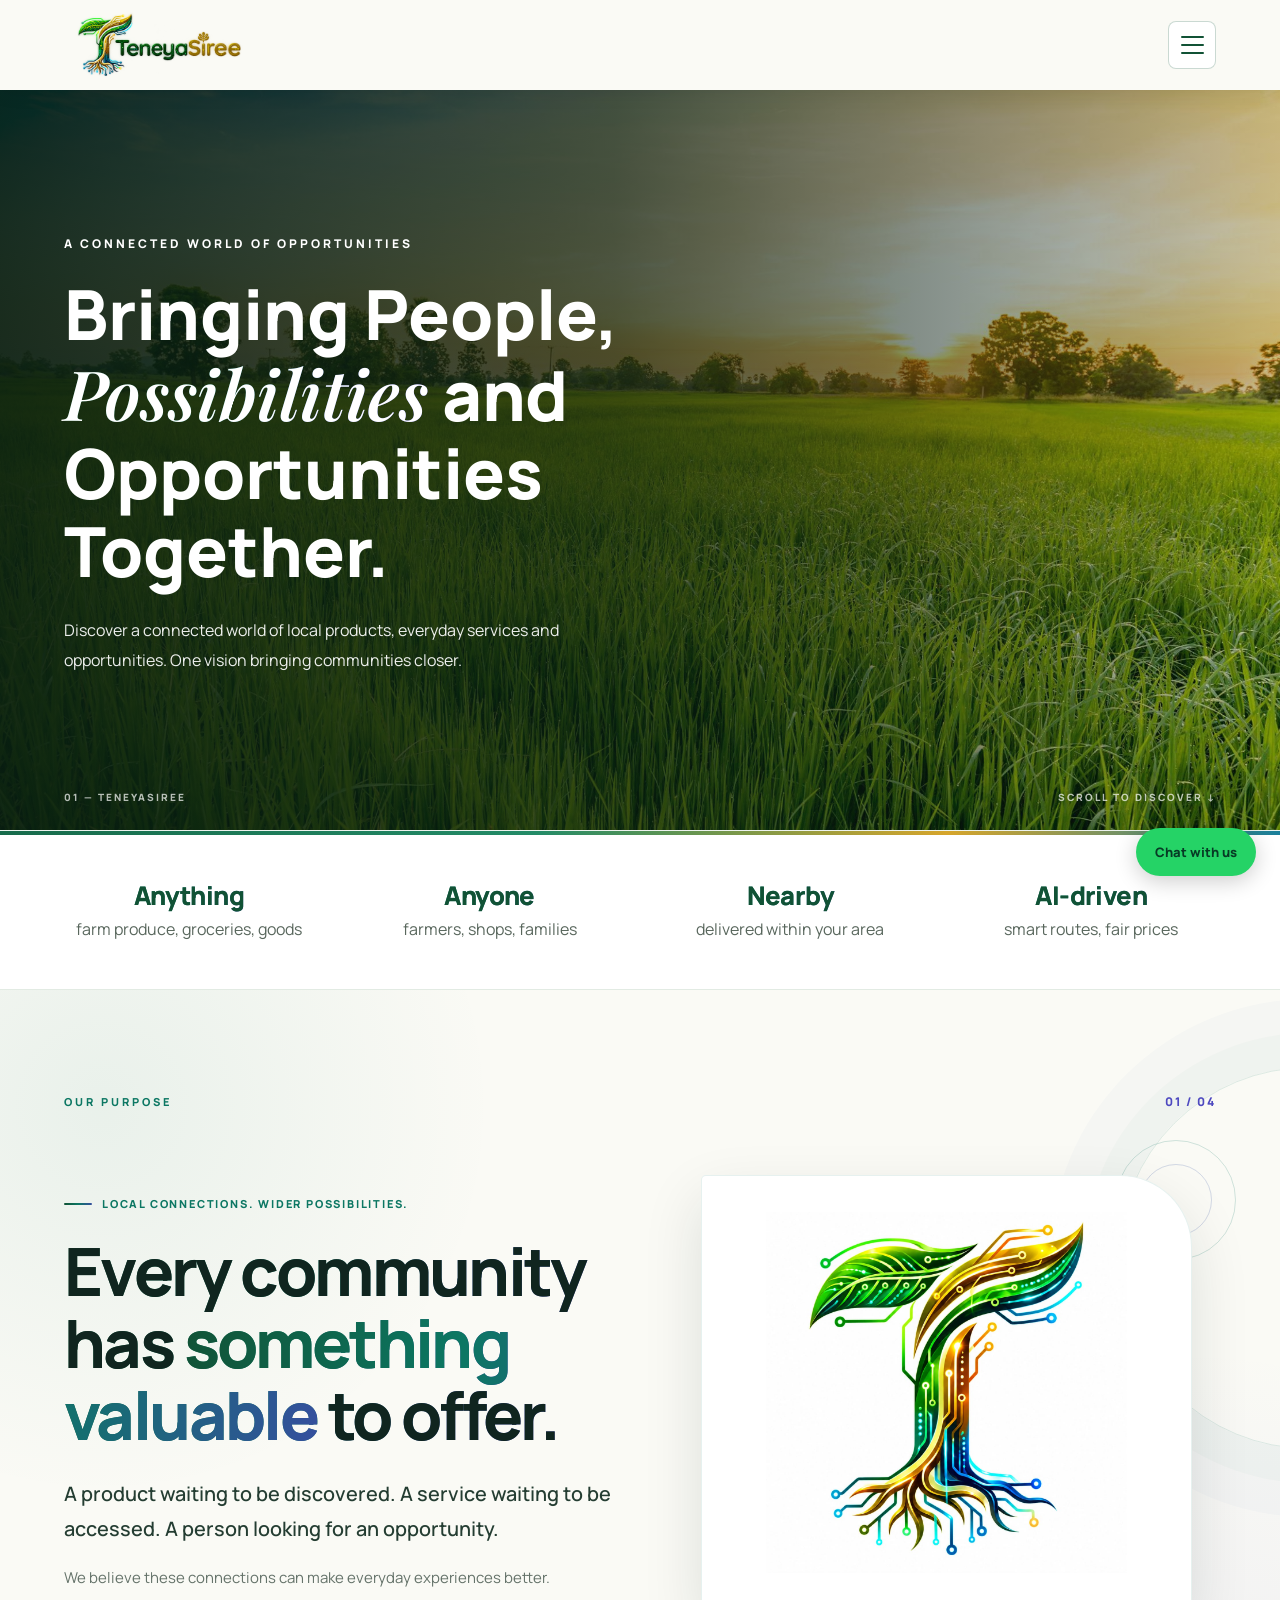
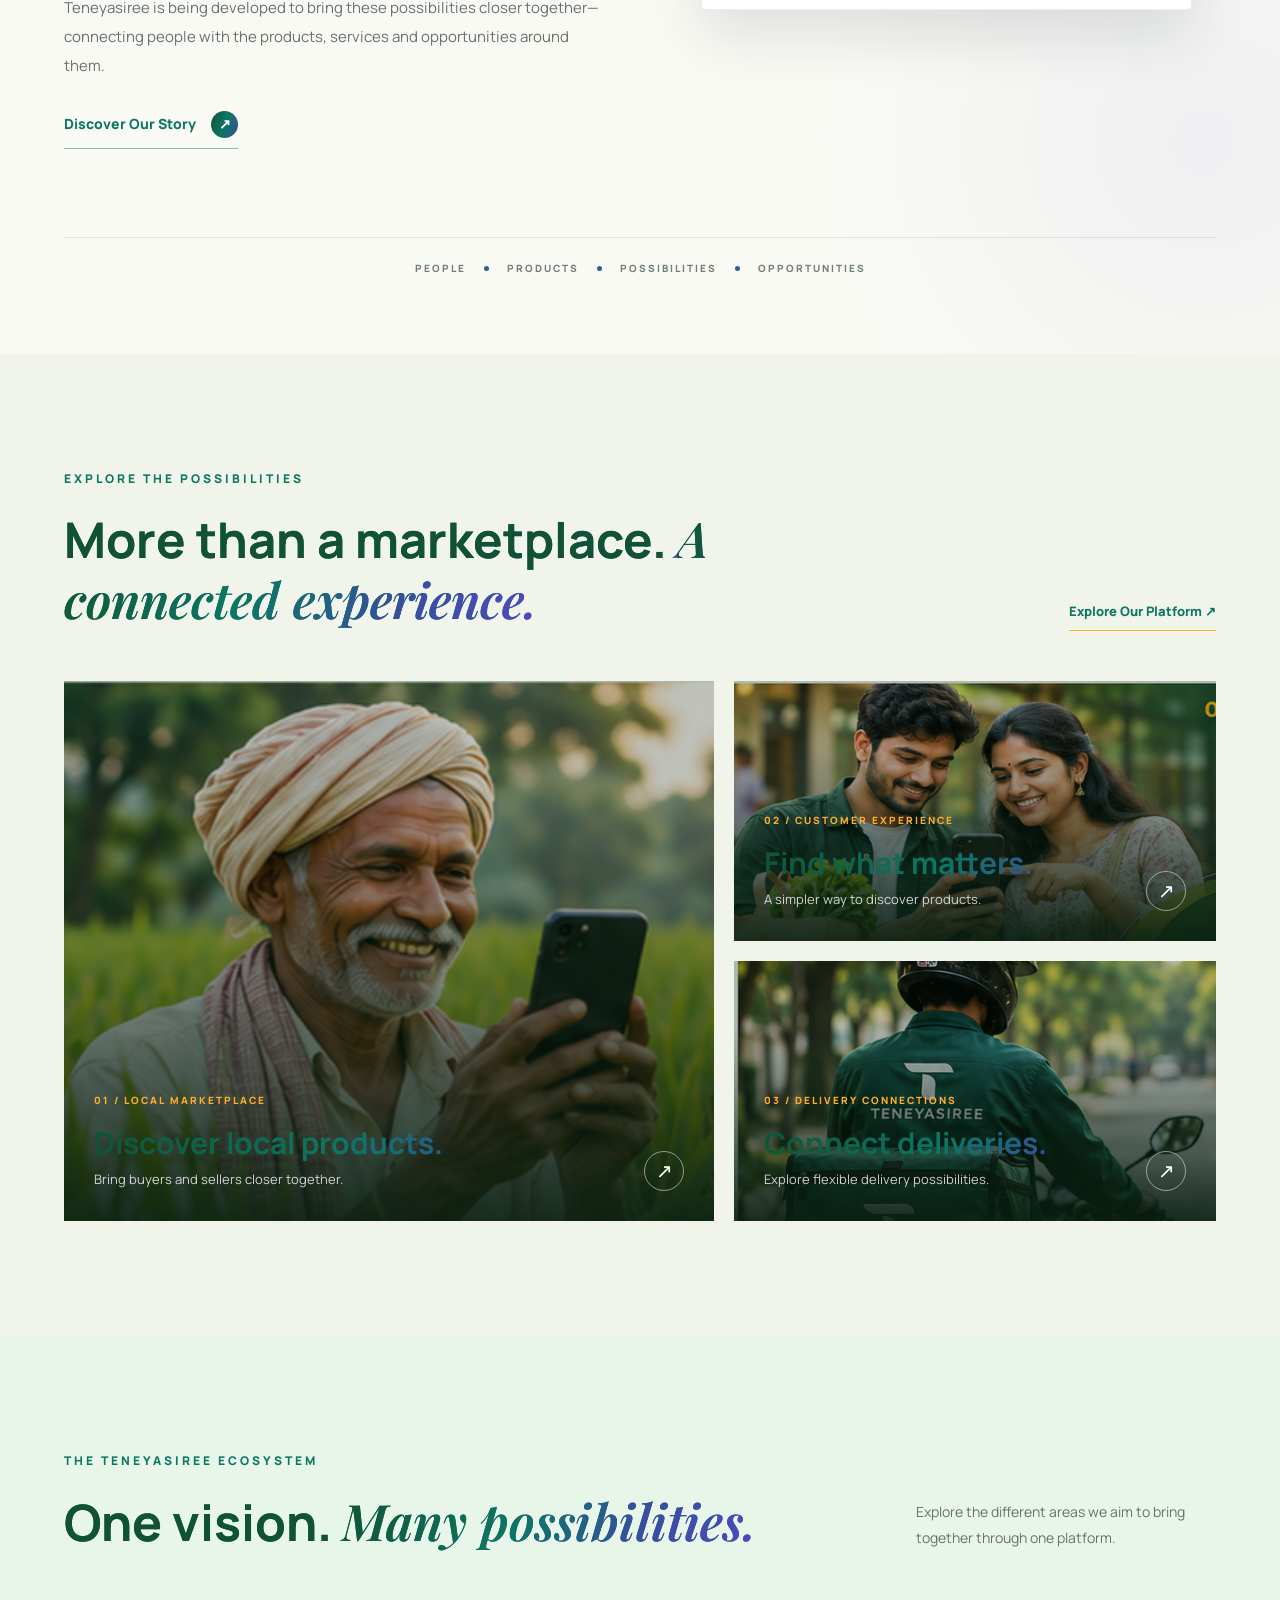
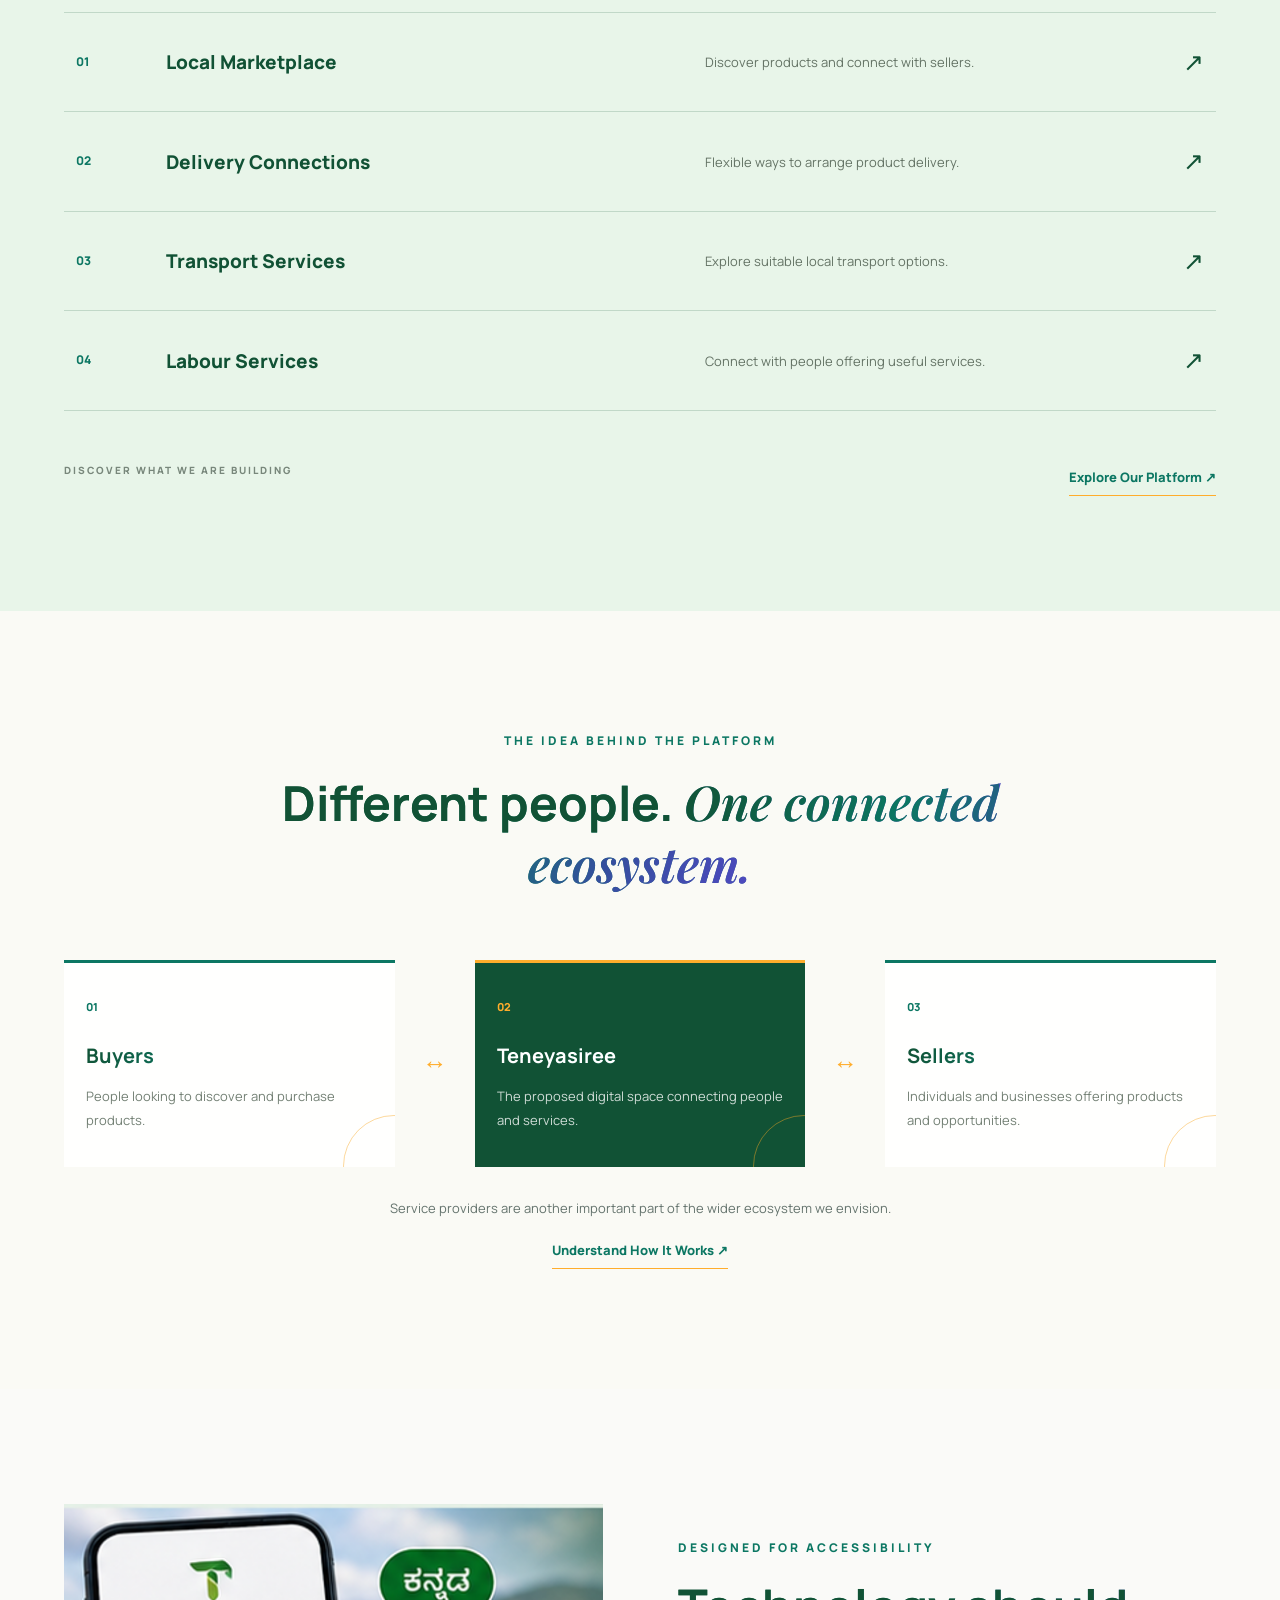
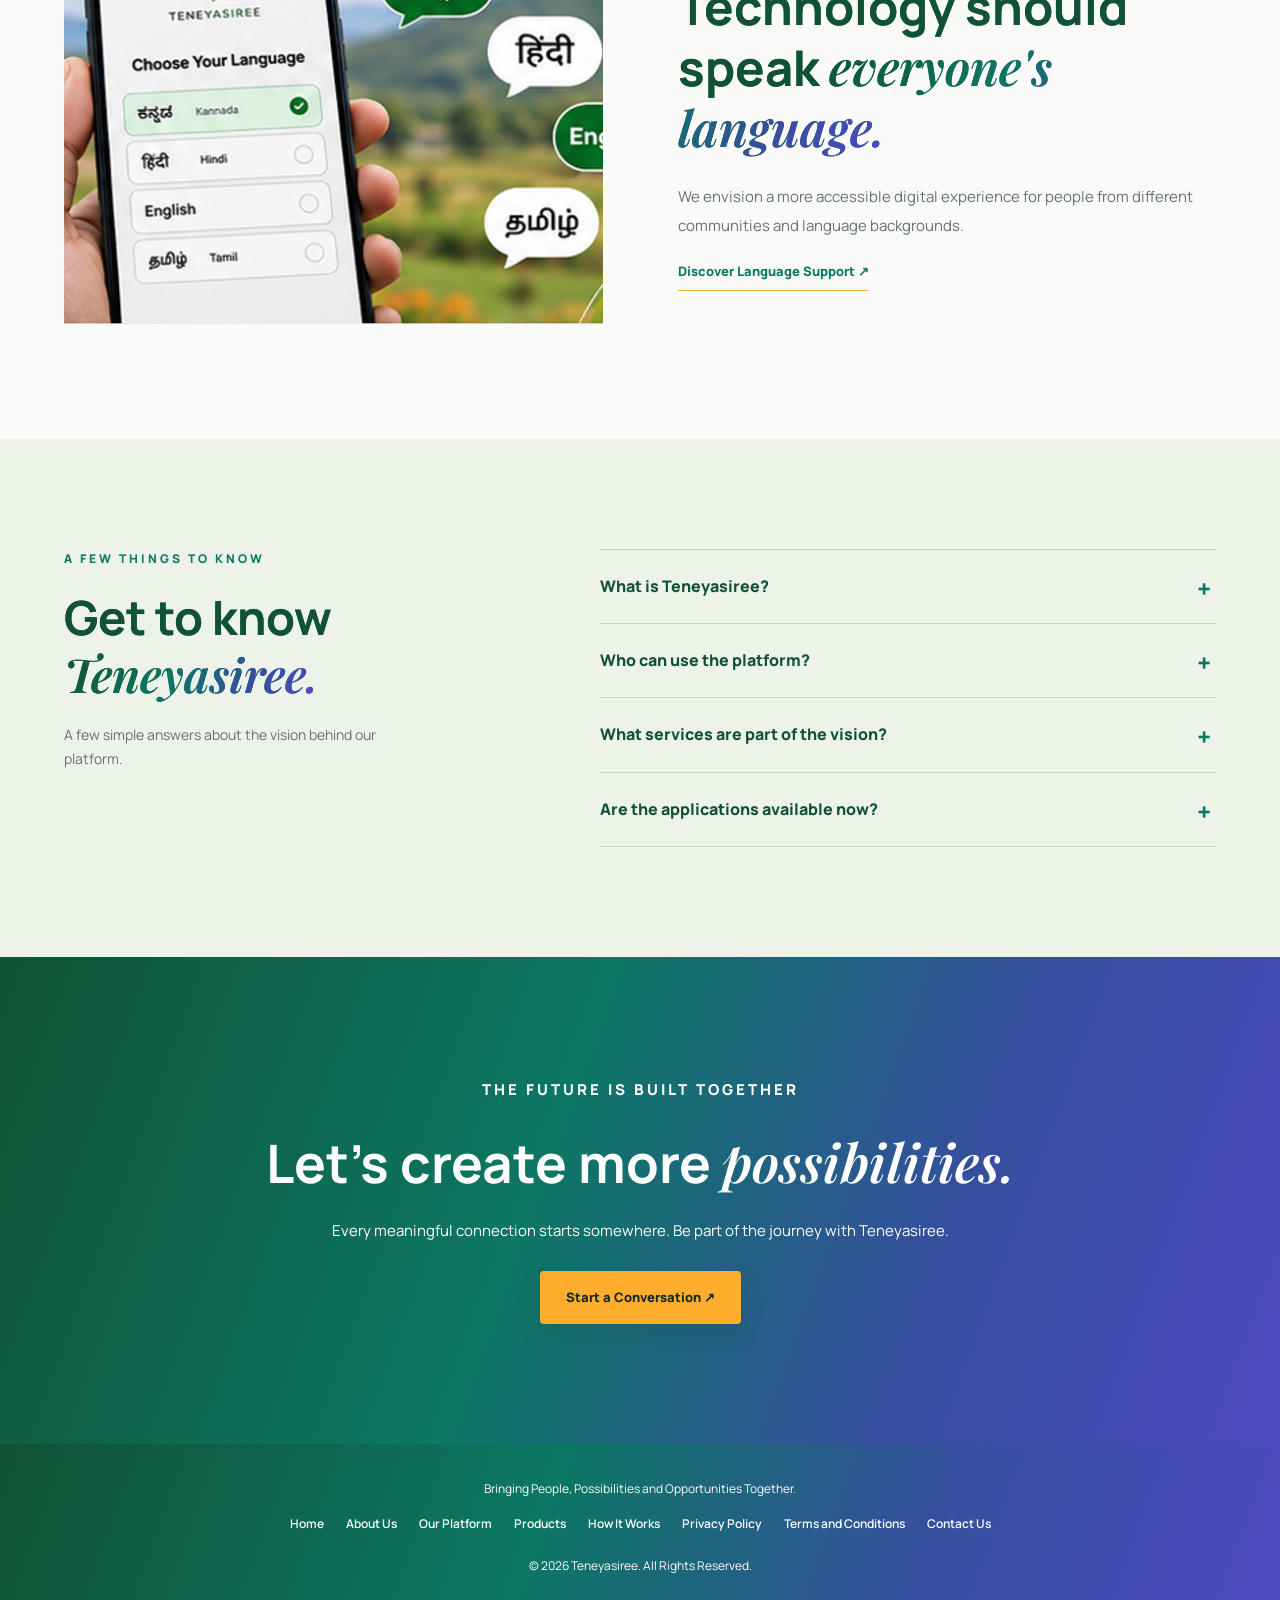
<file: index.html>
<!DOCTYPE html>
<html lang="en">
<head>
    <meta charset="UTF-8">
    <meta name="viewport" content="width=device-width, initial-scale=1.0">
    <meta name="description" content="Teneyasiree connects people, products, services and opportunities through a connected digital ecosystem.">
    <title>Teneyasiree | A World of Local Opportunities</title>
    <link rel="stylesheet" href="style.css">
</head>

<body>

    <!-- HEADER -->
    <header class="header">
        <div class="container nav-container">

            <a href="index.html" class="logo">
                <img src="assets/images/teneyasiree-logo.png" alt="Teneyasiree Logo">
            </a>

            <!-- HAMBURGER BUTTON -->
            <button class="menu-toggle"
                    type="button"
                    aria-label="Open navigation menu"
                    aria-expanded="false"
                    aria-controls="site-navigation">
                <span></span>
                <span></span>
                <span></span>
            </button>

            <!-- NAVIGATION MENU -->
            <nav class="navbar" id="site-navigation" aria-label="Main navigation">
                <a href="index.html" class="active">Home</a>
                <a href="about.html">About Us</a>
                <a href="ai-delivery.html">AI Delivery</a>
                <a href="ai-villages-cities.html">AI Villages &amp; Cities</a>
                <a href="platform.html">Our Platform</a>
                <a href="products.html">Products</a>
                <a href="how-it-works.html">How It Works</a>
                <a href="contact.html">Contact</a>
                <a href="contact.html" class="nav-button">Get in Touch</a>
            </nav>
</div>

        <div class="menu-backdrop" aria-hidden="true"></div>
    </header>

    <main>

        <!-- HERO SECTION -->
        <section class="home-hero home-hero-new">
            <div class="hero-overlay home-hero-overlay-new">

                <div class="container home-hero-layout">
                    <div class="home-hero-main">

                        <p class="hero-tagline">
                            A CONNECTED WORLD OF OPPORTUNITIES
                        </p>

                        <h1>
                            Bringing People,
                            <span class="editorial">Possibilities</span>
                            and Opportunities Together.
                        </h1>

                        <p class="hero-description">
                            Discover a connected world of local products,
                            everyday services and opportunities.
                            One vision bringing communities closer.
                        </p>

                    </div>
                </div>

                <div class="hero-bottom-note">
                    <span>01 — TENEYASIREE</span>
                    <a href="#discover">SCROLL TO DISCOVER ↓</a>
                </div>

            </div>
        </section>

        <!-- WHAT CONNECTS US -->
        <section class="home-reach-strip" aria-label="What Teneyasiree connects">
            <div class="home-reach-grid">

                <div class="home-reach-item">
                    <h2>Anything</h2>
                    <p>farm produce, groceries, goods</p>
                </div>

                <div class="home-reach-item">
                    <h2>Anyone</h2>
                    <p>farmers, shops, families</p>
                </div>

                <div class="home-reach-item">
                    <h2>Nearby</h2>
                    <p>delivered within your area</p>
                </div>

                <div class="home-reach-item">
                    <h2>AI-driven</h2>
                    <p>smart routes, fair prices</p>
                </div>

            </div>
        </section>

        <!-- OUR PURPOSE -->
        <section class="home-intro home-intro-new editorial-purpose" id="discover">
            <div class="container">

                <div class="purpose-topline">
                    <p class="section-tag">OUR PURPOSE</p>
                    <span class="story-number">01 / 04</span>
                </div>

                <div class="purpose-editorial-grid">

                    <div class="purpose-copy">
                        <p class="purpose-kicker">LOCAL CONNECTIONS. WIDER POSSIBILITIES.</p>

                        <h2>
                            Every community has
                            <span>something valuable</span>
                            to offer.
                        </h2>

                        <p class="purpose-lead">
                            A product waiting to be discovered. A service waiting to be accessed.
                            A person looking for an opportunity.
                        </p>

                        <p class="purpose-description">
                            We believe these connections can make everyday experiences better.
                            Teneyasiree is being developed to bring these possibilities closer
                            together—connecting people with the products, services and opportunities
                            around them.
                        </p>

                        <a href="about.html" class="purpose-story-link">
                            <span>Discover Our Story</span>
                            <span class="purpose-link-arrow" aria-hidden="true">↗</span>
                        </a>
                    </div>

                    <div class="purpose-visual">
                        <div class="purpose-image-main purpose-logo-display">
                            <img src="assets/images/teneyasiree-purpose-logo.png"
                                 alt="Official Teneyasiree company logo">
                        </div>

                        <div class="purpose-orbit purpose-orbit-one" aria-hidden="true"></div>
                        <div class="purpose-orbit purpose-orbit-two" aria-hidden="true"></div>
                    </div>

                </div>

                <div class="purpose-bottom-line">
                    <span>PEOPLE</span>
                    <i aria-hidden="true"></i>
                    <span>PRODUCTS</span>
                    <i aria-hidden="true"></i>
                    <span>POSSIBILITIES</span>
                    <i aria-hidden="true"></i>
                    <span>OPPORTUNITIES</span>
                </div>

            </div>
        </section>

        <!-- VISUAL MARKETPLACE PREVIEW -->
        <section class="home-marketplace">
            <div class="container">

                <div class="home-section-heading">
                    <div>
                        <p class="section-tag">EXPLORE THE POSSIBILITIES</p>
                        <h2>
                            More than a marketplace.
                            <span class="editorial">A connected experience.</span>
                        </h2>
                    </div>

                    <a href="platform.html" class="text-link">
                        Explore Our Platform ↗
                    </a>
                </div>

                <div class="home-market-grid">

                    <a href="platform.html" class="home-market-card market-card-large">
                        <img src="assets/images/farmer-app.png"
                             alt="Farmer using digital technology">

                        <div class="market-card-overlay">
                            <span>01 / LOCAL MARKETPLACE</span>
                            <h3>Discover local products.</h3>
                            <p>Bring buyers and sellers closer together.</p>
                            <span class="market-card-arrow">↗</span>
                        </div>
                    </a>

                    <a href="products.html" class="home-market-card">
                        <img src="assets/images/customer-app.png"
                             alt="Customer exploring products using a smartphone">

                        <div class="market-card-overlay">
                            <span>02 / CUSTOMER EXPERIENCE</span>
                            <h3>Find what matters.</h3>
                            <p>A simpler way to discover products.</p>
                            <span class="market-card-arrow">↗</span>
                        </div>
                    </a>

                    <a href="platform.html" class="home-market-card">
                        <img src="assets/images/delivery-app.png"
                             alt="Delivery partner using a smartphone">

                        <div class="market-card-overlay">
                            <span>03 / DELIVERY CONNECTIONS</span>
                            <h3>Connect deliveries.</h3>
                            <p>Explore flexible delivery possibilities.</p>
                            <span class="market-card-arrow">↗</span>
                        </div>
                    </a>

                </div>
            </div>
        </section>

        <!-- ECOSYSTEM -->
        <section class="ecosystem-section home-ecosystem-new">
            <div class="container">

                <div class="ecosystem-heading">
                    <div>
                        <p class="section-tag">THE TENEYASIREE ECOSYSTEM</p>
                        <h2>
                            One vision.
                            <span class="editorial">Many possibilities.</span>
                        </h2>
                    </div>

                    <p>
                        Explore the different areas we aim
                        to bring together through one platform.
                    </p>
                </div>

                <div class="ecosystem-list">

                    <a href="platform.html" class="ecosystem-item">
                        <span class="ecosystem-number">01</span>
                        <span class="ecosystem-name">Local Marketplace</span>
                        <span class="ecosystem-description">
                            Discover products and connect with sellers.
                        </span>
                        <span class="ecosystem-arrow">↗</span>
                    </a>

                    <a href="platform.html" class="ecosystem-item">
                        <span class="ecosystem-number">02</span>
                        <span class="ecosystem-name">Delivery Connections</span>
                        <span class="ecosystem-description">
                            Flexible ways to arrange product delivery.
                        </span>
                        <span class="ecosystem-arrow">↗</span>
                    </a>

                    <a href="platform.html" class="ecosystem-item">
                        <span class="ecosystem-number">03</span>
                        <span class="ecosystem-name">Transport Services</span>
                        <span class="ecosystem-description">
                            Explore suitable local transport options.
                        </span>
                        <span class="ecosystem-arrow">↗</span>
                    </a>

                    <a href="platform.html" class="ecosystem-item">
                        <span class="ecosystem-number">04</span>
                        <span class="ecosystem-name">Labour Services</span>
                        <span class="ecosystem-description">
                            Connect with people offering useful services.
                        </span>
                        <span class="ecosystem-arrow">↗</span>
                    </a>

                </div>

                <div class="ecosystem-footer">
                    <span>DISCOVER WHAT WE ARE BUILDING</span>
                    <a href="platform.html" class="text-link">
                        Explore Our Platform ↗
                    </a>
                </div>

            </div>
        </section>

        <!-- CONNECTION JOURNEY -->
        <section class="connection-section home-connection-new">
            <div class="container">

                <p class="section-tag">THE IDEA BEHIND THE PLATFORM</p>

                <h2>
                    Different people.
                    <span class="editorial">One connected ecosystem.</span>
                </h2>

                <div class="connection-journey">

                    <div class="connection-person">
                        <span class="connection-index">01</span>
                        <h3>Buyers</h3>
                        <p>People looking to discover and purchase products.</p>
                    </div>

                    <div class="connection-symbol">↔</div>

                    <div class="connection-person connection-featured">
                        <span class="connection-index">02</span>
                        <h3>Teneyasiree</h3>
                        <p>The proposed digital space connecting people and services.</p>
                    </div>

                    <div class="connection-symbol">↔</div>

                    <div class="connection-person">
                        <span class="connection-index">03</span>
                        <h3>Sellers</h3>
                        <p>Individuals and businesses offering products and opportunities.</p>
                    </div>

                </div>

                <p class="journey-note">
                    Service providers are another important part
                    of the wider ecosystem we envision.
                </p>

                <a href="how-it-works.html" class="text-link">
                    Understand How It Works ↗
                </a>

            </div>
        </section>

        <!-- LANGUAGE SUPPORT -->
        <section class="home-language-section">
            <div class="container home-language-layout">

                <div class="home-language-image">
                    <img src="assets/images/language-support.png"
                         alt="People using technology across different languages">
                </div>

                <div class="home-language-content">
                    <p class="section-tag">DESIGNED FOR ACCESSIBILITY</p>

                    <h2>
                        Technology should speak
                        <span class="editorial">everyone's language.</span>
                    </h2>

                    <p>
                        We envision a more accessible digital experience
                        for people from different communities and
                        language backgrounds.
                    </p>

                    <a href="products.html" class="text-link">
                        Discover Language Support ↗
                    </a>
                </div>

            </div>
        </section>

        <!-- FAQ -->
        <section class="home-faq-section">
            <div class="container home-faq-layout">

                <div class="home-faq-heading">
                    <p class="section-tag">A FEW THINGS TO KNOW</p>

                    <h2>
                        Get to know
                        <span class="editorial">Teneyasiree.</span>
                    </h2>

                    <p>
                        A few simple answers about the vision
                        behind our platform.
                    </p>
                </div>

                <div class="home-faq-list">

                    <details class="home-faq-item">
                        <summary>What is Teneyasiree?</summary>
                        <p>
                            Teneyasiree is developing a multi-category
                            digital platform intended to connect
                            buyers, sellers, service providers and
                            local communities.
                        </p>
                    </details>

                    <details class="home-faq-item">
                        <summary>Who can use the platform?</summary>
                        <p>
                            The platform is being designed for people
                            and businesses interested in buying,
                            selling products or accessing services.
                        </p>
                    </details>

                    <details class="home-faq-item">
                        <summary>What services are part of the vision?</summary>
                        <p>
                            The wider vision includes a local marketplace,
                            delivery connections, transport services
                            and labour services.
                        </p>
                    </details>

                    <details class="home-faq-item">
                        <summary>Are the applications available now?</summary>
                        <p>
                            The applications and features described
                            on this website are part of the
                            Teneyasiree development vision.
                            Availability will be announced when
                            the relevant services are launched.
                        </p>
                    </details>

                </div>
            </div>
        </section>

        <!-- FINAL INVITATION -->
        <section class="home-closing home-closing-new">
            <div class="container">

                <p class="section-tag">THE FUTURE IS BUILT TOGETHER</p>

                <h2>
                    Let's create more
                    <span class="editorial">possibilities.</span>
                </h2>

                <p>
                    Every meaningful connection starts somewhere.
                    Be part of the journey with Teneyasiree.
                </p>

                <a href="contact.html" class="primary-button">
                    Start a Conversation ↗
                </a>

            </div>
        </section>

    </main>

    <!-- FOOTER -->
    <footer class="footer">
        <div class="container">

            <div style="display:flex; justify-content:center; align-items:center; margin-bottom:22px;">
                <a href="index.html" aria-label="Teneyasiree Home"
                   style="display:inline-flex; justify-content:center;">

                    <img
                        src="assets/images/teneyasiree-logo.png"
                        alt="Teneyasiree Logo"
                        style="display:block; width:260px; max-width:75vw; height:auto; object-fit:contain;"
                    >

                </a>
            </div>

            <p>
                Bringing People, Possibilities and Opportunities Together.
            </p>

            <div class="footer-links">
                <a href="index.html">Home</a>
                <a href="about.html">About Us</a>
                <a href="platform.html">Our Platform</a>
                <a href="products.html">Products</a>
                <a href="how-it-works.html">How It Works</a>
                <a href="privacy.html">Privacy Policy</a>
                <a href="terms.html">Terms and Conditions</a>
                <a href="contact.html">Contact Us</a>
            </div>

            <p style="margin-top:22px; margin-bottom:0;">
                © 2026 Teneyasiree. All Rights Reserved.
            </p>

        </div>
    </footer>

    <script src="script.js"></script>

</body>
</html>

<!-- STICKY HEADER -->
</file>
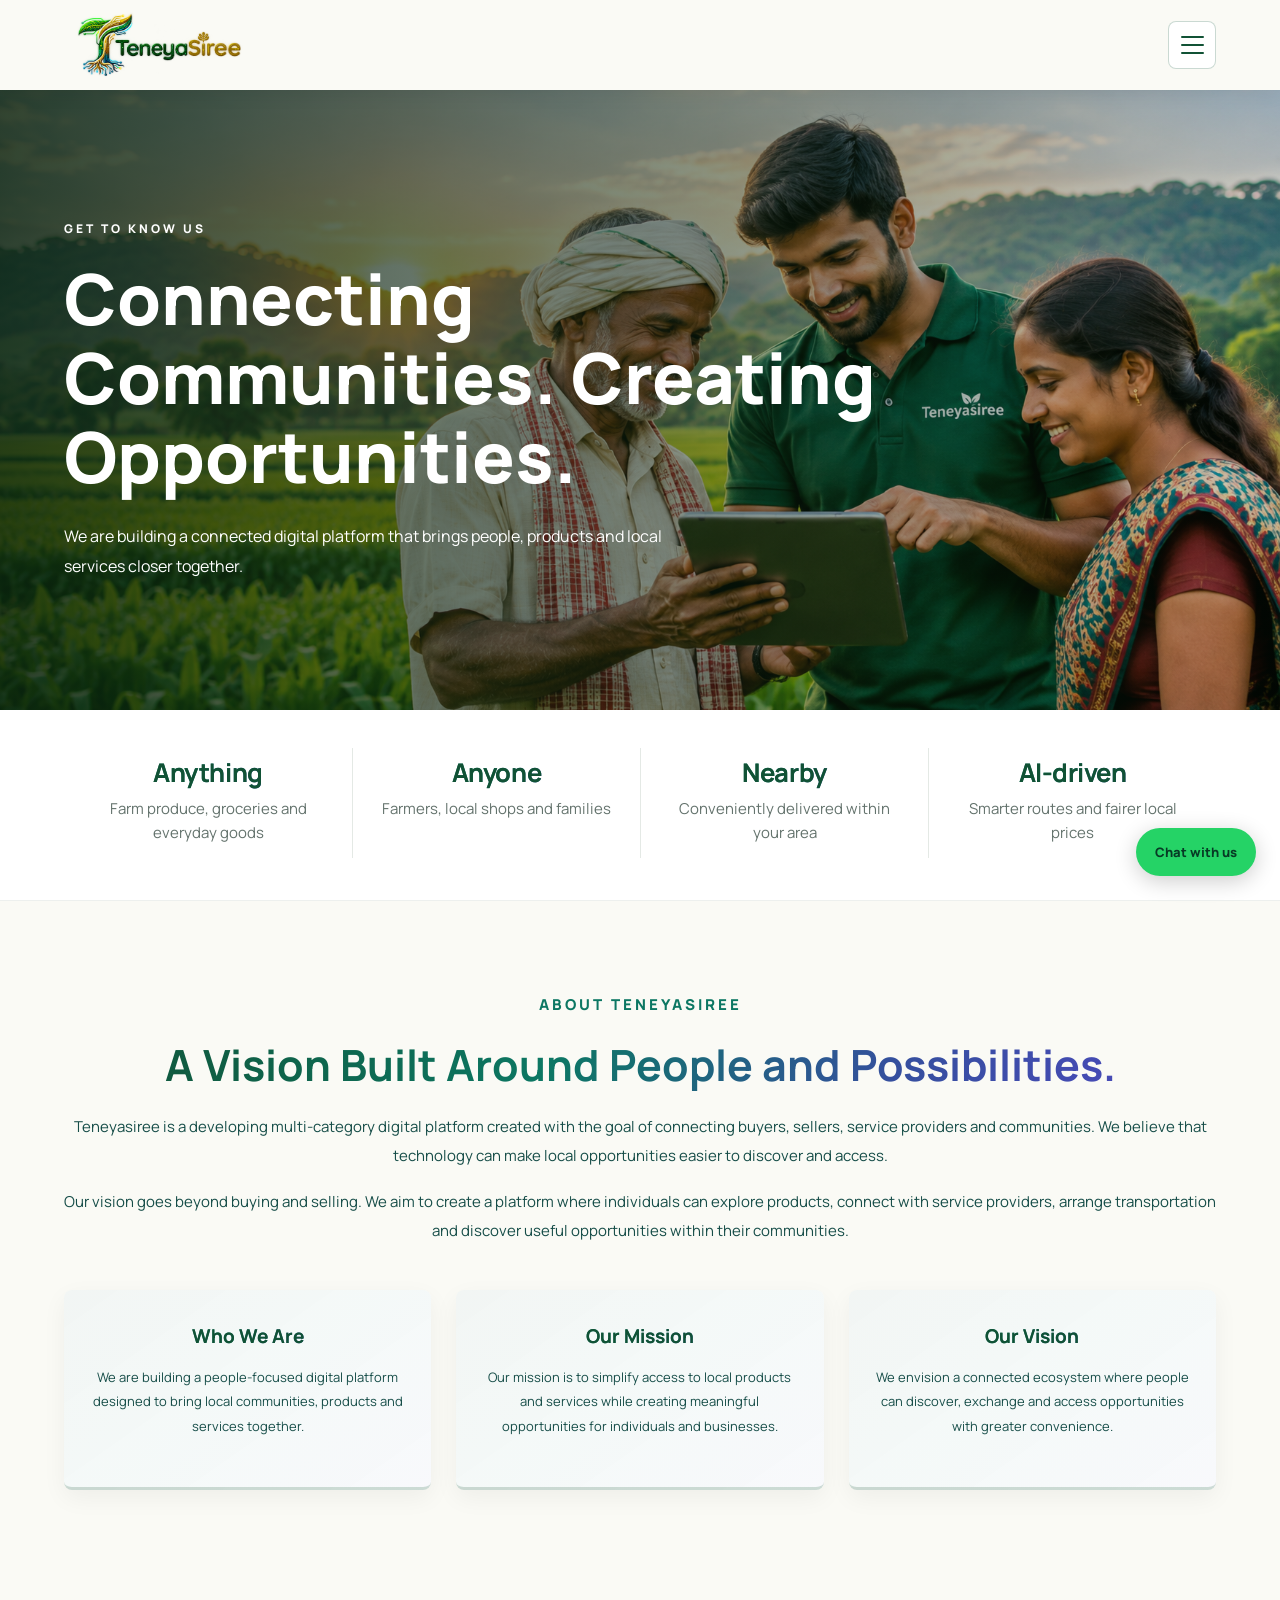
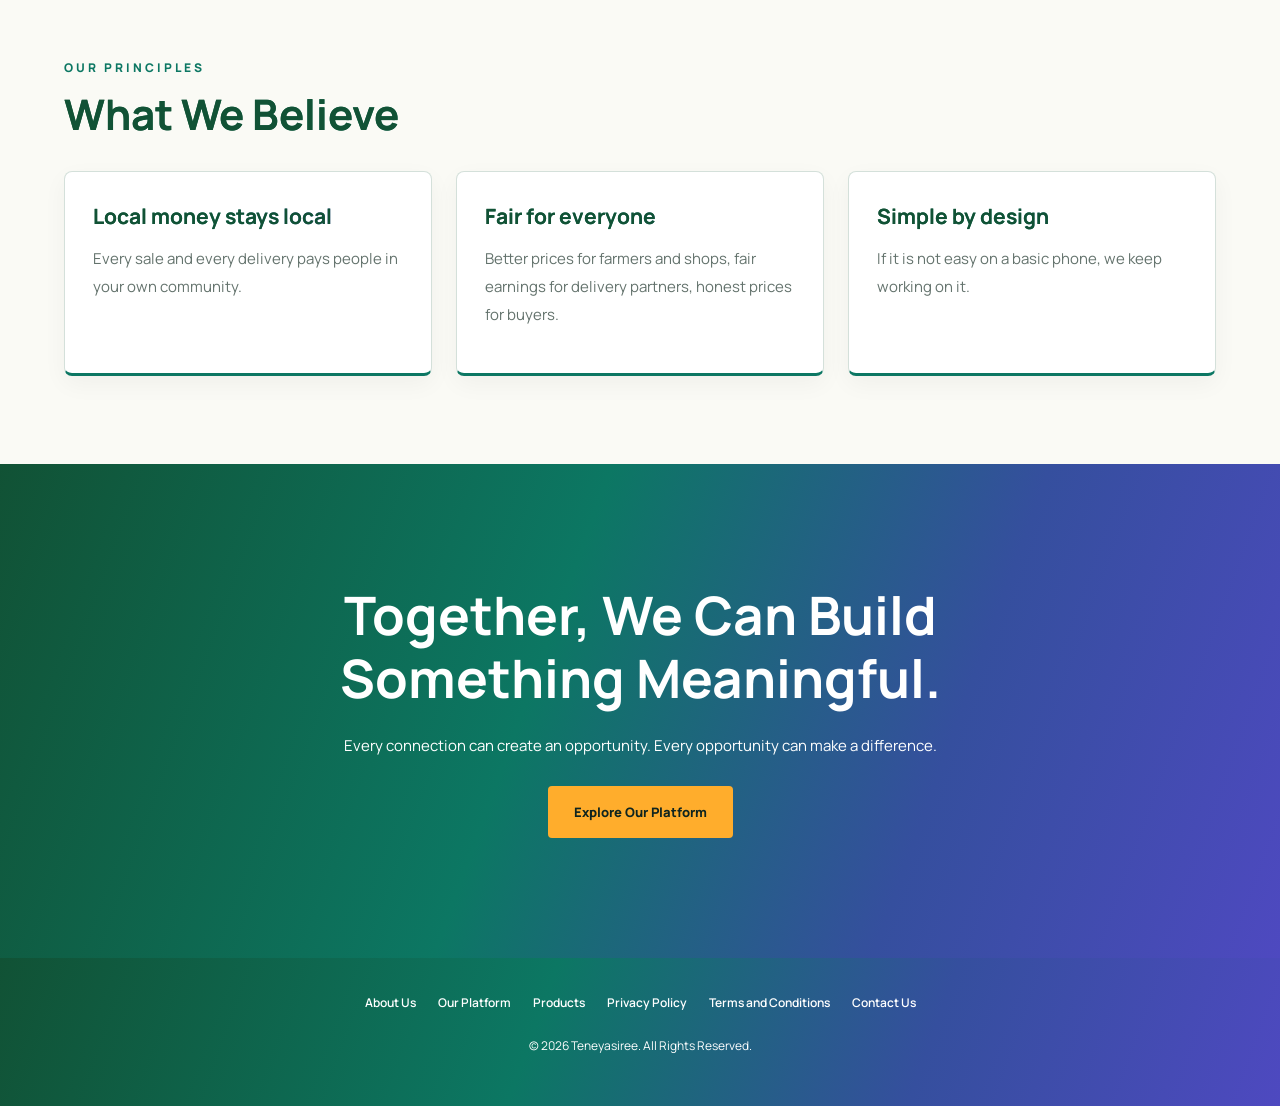
<file: about.html>
<!DOCTYPE html>
<html lang="en">
<head>
    <meta charset="UTF-8">
    <meta name="viewport" content="width=device-width, initial-scale=1.0">

    <meta name="description" content="Discover Teneyasiree, our vision, mission and commitment to connecting people, products and opportunities.">

    <title>About Us | Teneyasiree</title>

    <link rel="stylesheet" href="style.css">
</head>

<body>

    <!-- HEADER -->
    <header class="header">
        <div class="container nav-container">

            <a href="index.html" class="logo">
                <img src="assets/images/teneyasiree-logo.png"
                     alt="Teneyasiree Logo">
            </a>

            <!-- HAMBURGER BUTTON -->
            <button class="menu-toggle"
                    type="button"
                    aria-label="Open navigation menu"
                    aria-expanded="false"
                    aria-controls="site-navigation">
                <span></span>
                <span></span>
                <span></span>
            </button>

            <nav class="navbar" id="site-navigation" aria-label="Main navigation">
                <a href="index.html">Home</a>
                <a href="about.html" class="active">About Us</a>
                <a href="ai-delivery.html">AI Delivery</a>
                <a href="ai-villages-cities.html">AI Villages &amp; Cities</a>
                <a href="platform.html">Our Platform</a>
                <a href="products.html">Products</a>
                <a href="how-it-works.html">How It Works</a>
                <a href="contact.html">Contact</a>
                <a href="contact.html" class="nav-button">Get in Touch</a>
            </nav>

        </div>

        <div class="menu-backdrop" aria-hidden="true"></div>
    </header>

    <main>

        <!-- ABOUT HERO -->
        <section class="about-hero">

            <div class="hero-overlay">

                <div class="container hero-content">

                    <p class="hero-tagline">
                        GET TO KNOW US
                    </p>

                    <h1>
                        Connecting Communities. Creating Opportunities.
                    </h1>

                    <p class="hero-description">
                        We are building a connected digital platform
                        that brings people, products and local services
                        closer together.
                    </p>

                </div>

            </div>

        </section>

        <!-- PLATFORM AT A GLANCE -->
        <section class="about-highlights" aria-label="What Teneyasiree makes possible">
            <div class="container about-highlights-grid">
                <article class="about-highlight">
                    <h2>Anything</h2>
                    <p>Farm produce, groceries and everyday goods</p>
                </article>
                <article class="about-highlight">
                    <h2>Anyone</h2>
                    <p>Farmers, local shops and families</p>
                </article>
                <article class="about-highlight">
                    <h2>Nearby</h2>
                    <p>Conveniently delivered within your area</p>
                </article>
                <article class="about-highlight">
                    <h2>AI-driven</h2>
                    <p>Smarter routes and fairer local prices</p>
                </article>
            </div>
        </section>

        <!-- ABOUT INTRODUCTION -->
        <section class="about-content">

            <div class="container">

                <p class="section-tag">
                    ABOUT TENEYASIREE
                </p>

                <h2>
                    A Vision Built Around People and Possibilities.
                </h2>

                <p>
                    Teneyasiree is a developing multi-category digital
                    platform created with the goal of connecting buyers,
                    sellers, service providers and communities.
                    We believe that technology can make local opportunities
                    easier to discover and access.
                </p>

                <p>
                    Our vision goes beyond buying and selling. We aim to
                    create a platform where individuals can explore products,
                    connect with service providers, arrange transportation
                    and discover useful opportunities within their communities.
                </p>

                <div class="card-grid">

                    <div class="info-card">

                        <h3>Who We Are</h3>

                        <p>
                            We are building a people-focused digital
                            platform designed to bring local communities,
                            products and services together.
                        </p>

                    </div>

                    <div class="info-card">

                        <h3>Our Mission</h3>

                        <p>
                            Our mission is to simplify access to local
                            products and services while creating meaningful
                            opportunities for individuals and businesses.
                        </p>

                    </div>

                    <div class="info-card">

                        <h3>Our Vision</h3>

                        <p>
                            We envision a connected ecosystem where
                            people can discover, exchange and access
                            opportunities with greater convenience.
                        </p>

                    </div>

                </div>

            </div>

        </section>

        <!-- WHAT WE BELIEVE -->
        <section class="beliefs-section">
            <div class="container">
                <p class="section-tag">OUR PRINCIPLES</p>
                <h2>What We Believe</h2>
                <div class="beliefs-grid">
                    <article class="belief-card">
                        <h3>Local money stays local</h3>
                        <p>Every sale and every delivery pays people in your own community.</p>
                    </article>
                    <article class="belief-card">
                        <h3>Fair for everyone</h3>
                        <p>Better prices for farmers and shops, fair earnings for delivery partners, honest prices for buyers.</p>
                    </article>
                    <article class="belief-card">
                        <h3>Simple by design</h3>
                        <p>If it is not easy on a basic phone, we keep working on it.</p>
                    </article>
                </div>
            </div>
        </section>

        <!-- CLOSING SECTION -->
        <section class="about-closing">

            <div class="container">

                <h2>
                    Together, We Can Build Something Meaningful.
                </h2>

                <p>
                    Every connection can create an opportunity.
                    Every opportunity can make a difference.
                </p>

                <a href="platform.html" class="primary-button">
                    Explore Our Platform
                </a>

            </div>

        </section>

    </main>

    <!-- FOOTER -->
    <footer class="footer">

        <div class="container">

            <div style="text-align: center; margin-bottom: 28px;">

                <a href="index.html" style="display: inline-block;">

                    <img
                        src="assets/images/teneyasiree-logo.png"
                        alt="Teneyasiree Logo"
                        style="width: 260px; max-width: 75vw; height: auto; display: block; margin: 0 auto;"
                    >

                </a>

                <p style="margin-top: 12px;">
                    Bringing People, Possibilities and Opportunities Together.
                </p>

            </div>

            <div class="footer-links">

                <a href="about.html">About Us</a>
                <a href="platform.html">Our Platform</a>
                <a href="products.html">Products</a>
                <a href="privacy.html">Privacy Policy</a>
                <a href="terms.html">Terms and Conditions</a>
                <a href="contact.html">Contact Us</a>

            </div>

            <p style="margin-top: 22px;">
                © 2026 Teneyasiree. All Rights Reserved.
            </p>

        </div>

    </footer>

    <script src="script.js"></script>

</body>
</html>

<!-- STICKY HEADER -->
</file>
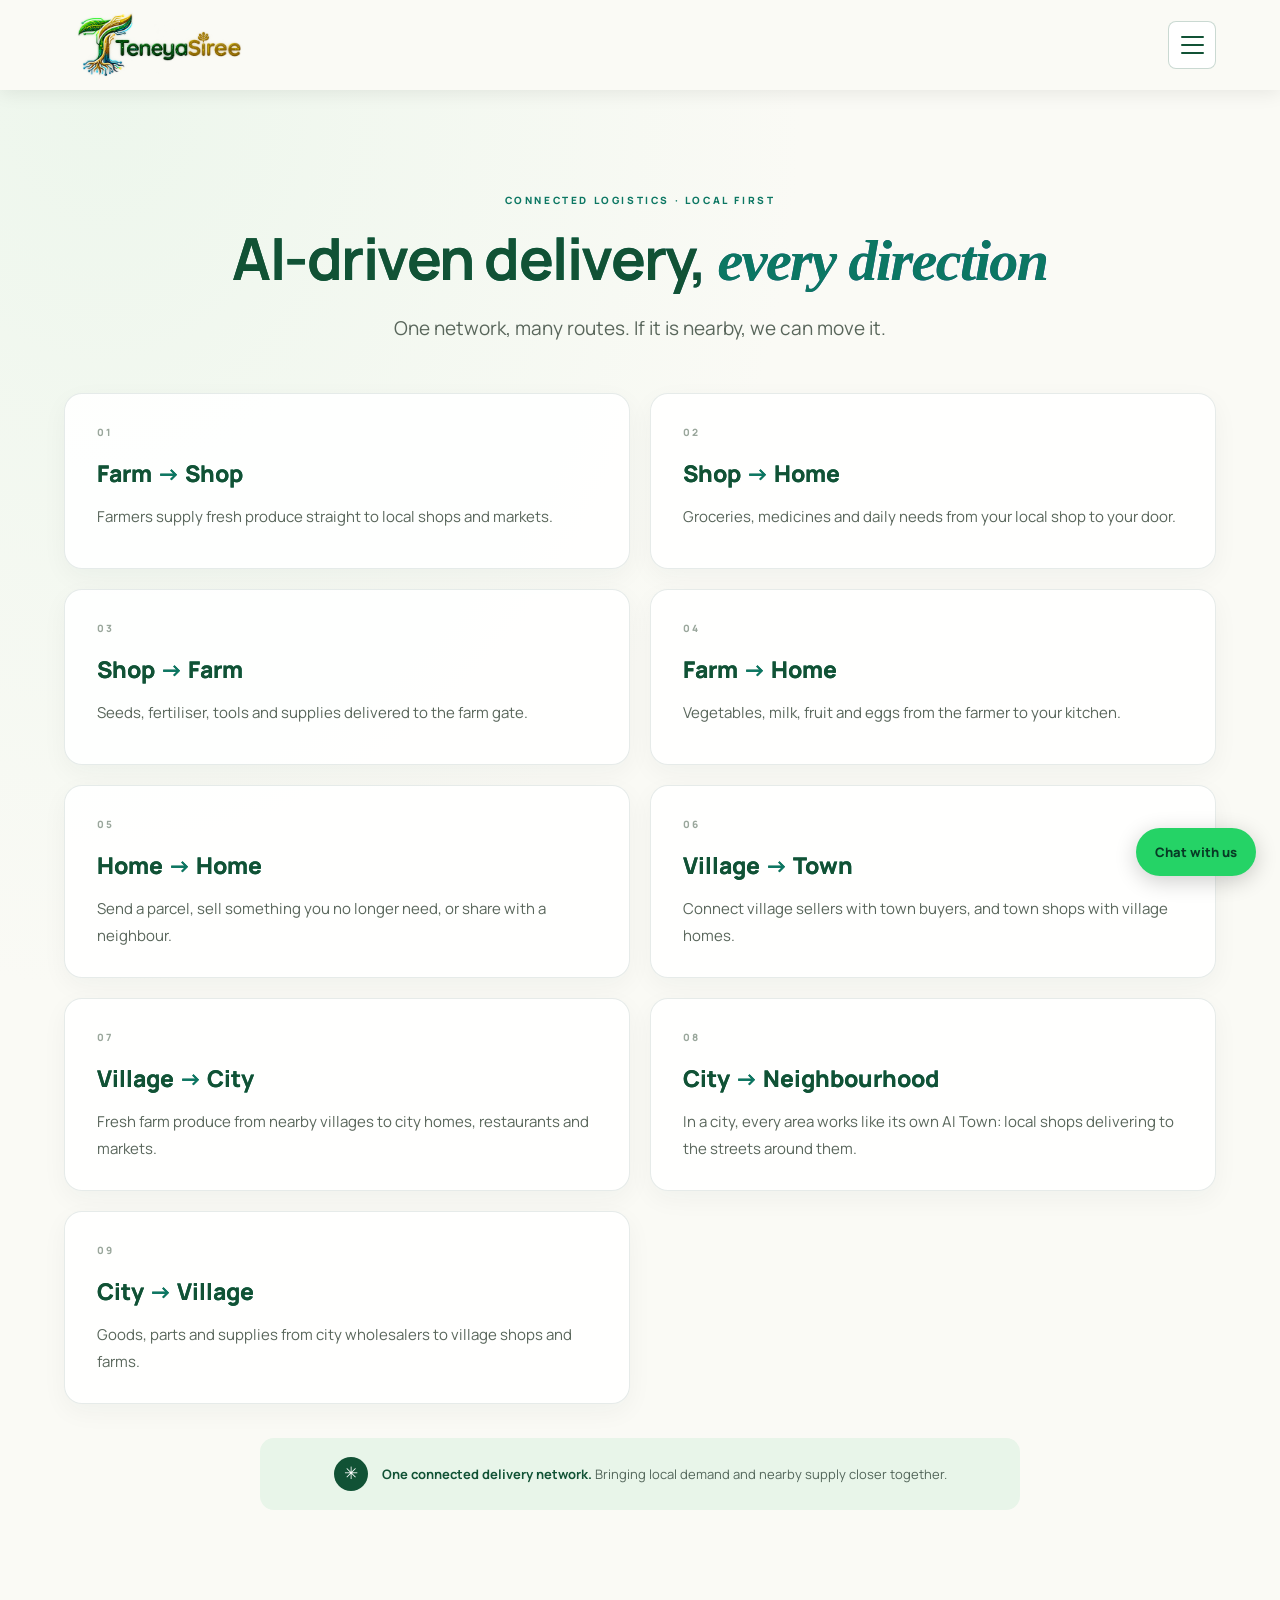
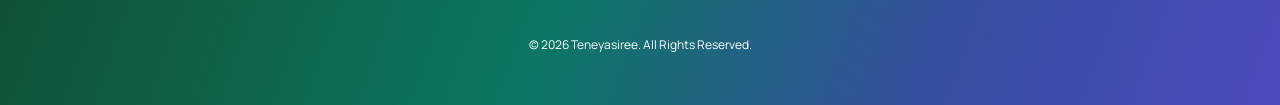
<file: ai-delivery.html>
<!DOCTYPE html>
<html lang="en">
<head>
    <meta charset="UTF-8">
    <meta name="viewport" content="width=device-width, initial-scale=1.0">
    <meta name="description" content="Explore AI-driven delivery routes connecting farms, shops, homes, villages and cities through Teneyasiree.">
    <title>AI Delivery | Teneyasiree</title>
    <link rel="stylesheet" href="style.css">
</head>
<body>
    <header class="header">
        <div class="container nav-container">
            <a href="index.html" class="logo">
                <img src="assets/images/teneyasiree-logo.png" alt="Teneyasiree Logo">
            </a>

            <!-- HAMBURGER BUTTON -->
            <button class="menu-toggle"
                    type="button"
                    aria-label="Open navigation menu"
                    aria-expanded="false"
                    aria-controls="site-navigation">
                <span></span>
                <span></span>
                <span></span>
            </button>

            <nav class="navbar" id="site-navigation" aria-label="Main navigation" aria-label="Main navigation">
                <a href="index.html">Home</a>
                <a href="about.html">About Us</a>
                <a href="ai-delivery.html" class="active" aria-current="page">AI Delivery</a>
                <a href="ai-villages-cities.html">AI Villages &amp; Cities</a>
                <a href="platform.html">Our Platform</a>
                <a href="products.html">Products</a>
                <a href="how-it-works.html">How It Works</a>
                <a href="contact.html">Contact</a>
                <a href="contact.html" class="nav-button">Get in Touch</a>
            </nav>
        </div>

        <div class="menu-backdrop" aria-hidden="true"></div>
    </header>

    <main class="ai-delivery-page">
        <section class="ai-delivery-section">
            <div class="container">
                <div class="ai-delivery-heading">
                    <p class="ai-delivery-kicker">CONNECTED LOGISTICS · LOCAL FIRST</p>
                    <h1>AI-driven delivery, <span>every direction</span></h1>
                    <p>One network, many routes. If it is nearby, we can move it.</p>
                </div>

                <div class="ai-delivery-grid">
                    <article class="ai-route-card">
                        <span class="ai-route-index">01</span>
                        <h2>Farm <b>→</b> Shop</h2>
                        <p>Farmers supply fresh produce straight to local shops and markets.</p>
                    </article>
                    <article class="ai-route-card">
                        <span class="ai-route-index">02</span>
                        <h2>Shop <b>→</b> Home</h2>
                        <p>Groceries, medicines and daily needs from your local shop to your door.</p>
                    </article>
                    <article class="ai-route-card">
                        <span class="ai-route-index">03</span>
                        <h2>Shop <b>→</b> Farm</h2>
                        <p>Seeds, fertiliser, tools and supplies delivered to the farm gate.</p>
                    </article>
                    <article class="ai-route-card">
                        <span class="ai-route-index">04</span>
                        <h2>Farm <b>→</b> Home</h2>
                        <p>Vegetables, milk, fruit and eggs from the farmer to your kitchen.</p>
                    </article>
                    <article class="ai-route-card">
                        <span class="ai-route-index">05</span>
                        <h2>Home <b>→</b> Home</h2>
                        <p>Send a parcel, sell something you no longer need, or share with a neighbour.</p>
                    </article>
                    <article class="ai-route-card">
                        <span class="ai-route-index">06</span>
                        <h2>Village <b>→</b> Town</h2>
                        <p>Connect village sellers with town buyers, and town shops with village homes.</p>
                    </article>
                    <article class="ai-route-card">
                        <span class="ai-route-index">07</span>
                        <h2>Village <b>→</b> City</h2>
                        <p>Fresh farm produce from nearby villages to city homes, restaurants and markets.</p>
                    </article>
                    <article class="ai-route-card">
                        <span class="ai-route-index">08</span>
                        <h2>City <b>→</b> Neighbourhood</h2>
                        <p>In a city, every area works like its own AI Town: local shops delivering to the streets around them.</p>
                    </article>
                    <article class="ai-route-card">
                        <span class="ai-route-index">09</span>
                        <h2>City <b>→</b> Village</h2>
                        <p>Goods, parts and supplies from city wholesalers to village shops and farms.</p>
                    </article>
                </div>

                <div class="ai-delivery-note">
                    <span class="ai-note-mark">✳</span>
                    <p><strong>One connected delivery network.</strong> Bringing local demand and nearby supply closer together.</p>
                </div>
            </div>
        </section>
    </main>

    <footer class="footer">
        <div class="container">
            <p>© 2026 Teneyasiree. All Rights Reserved.</p>
        </div>
    </footer>
    <script src="script.js"></script>
</body>
</html>

<!-- STICKY HEADER -->
</file>
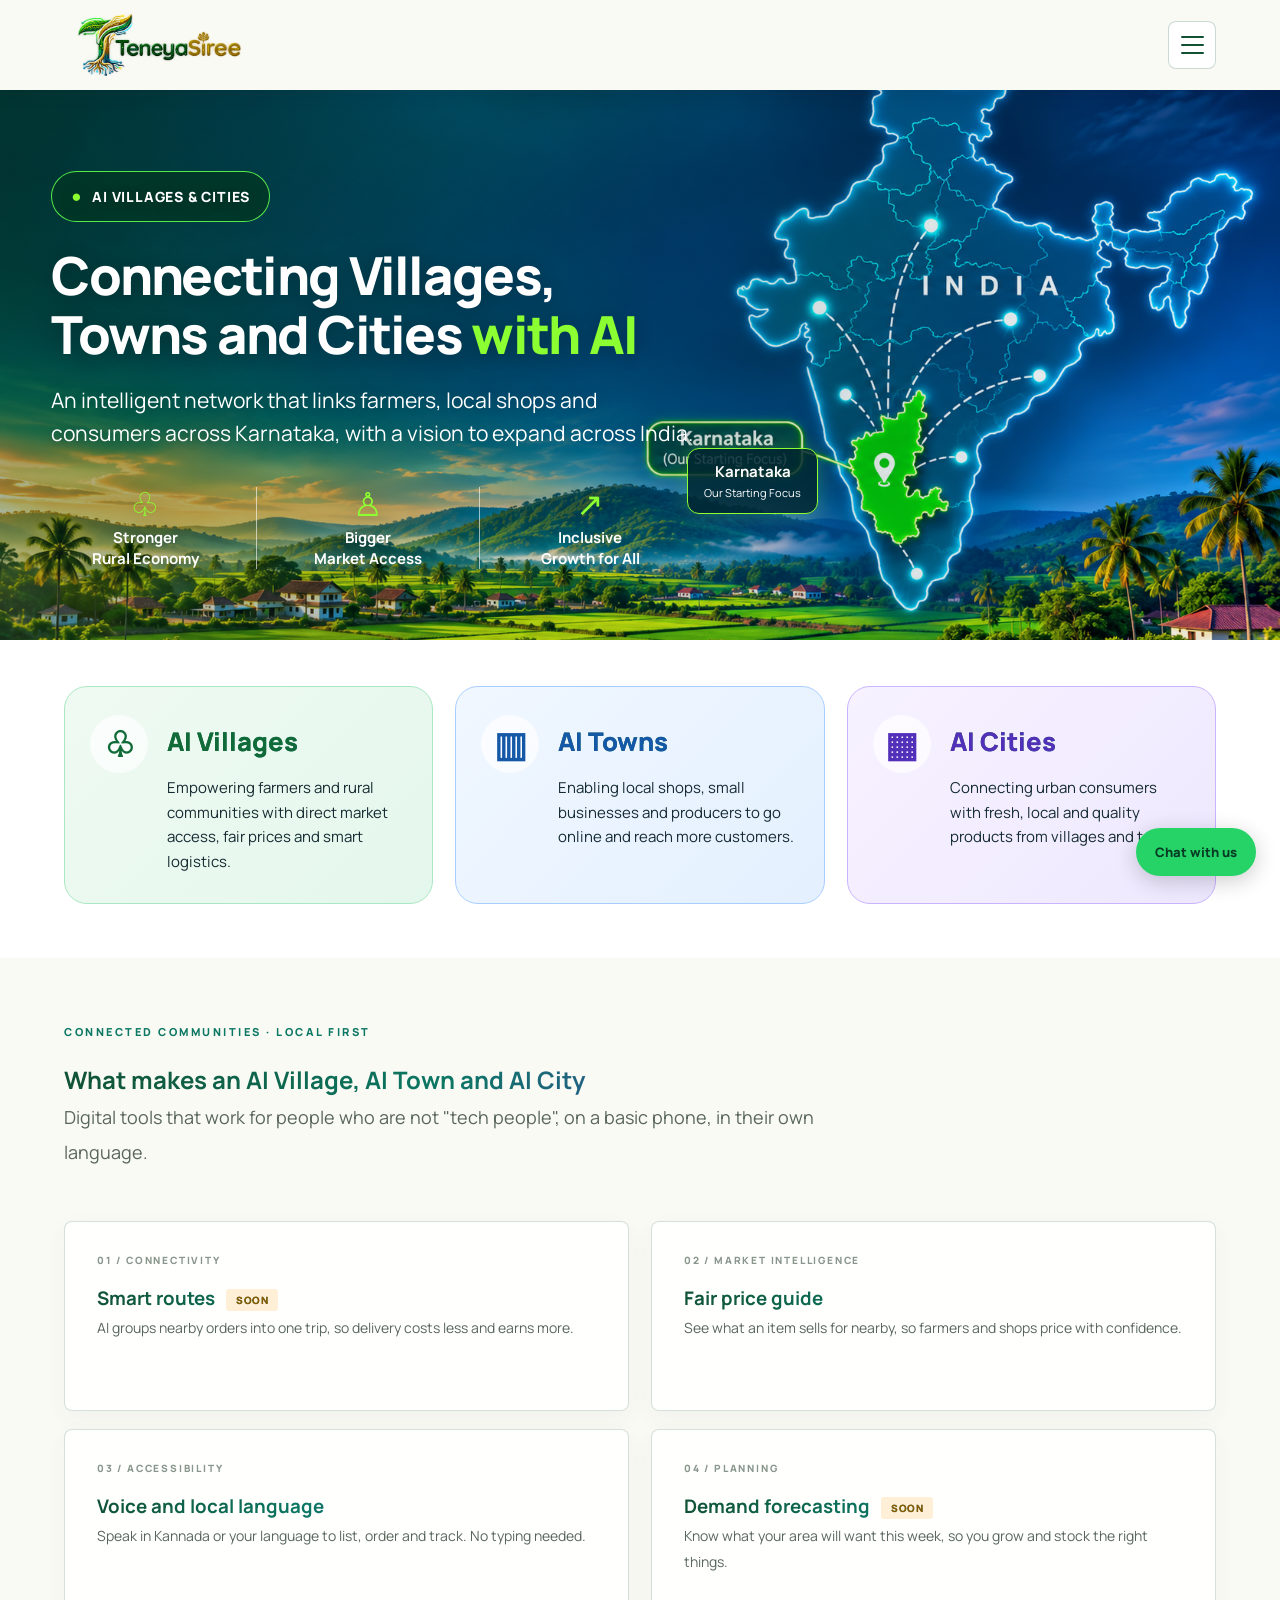
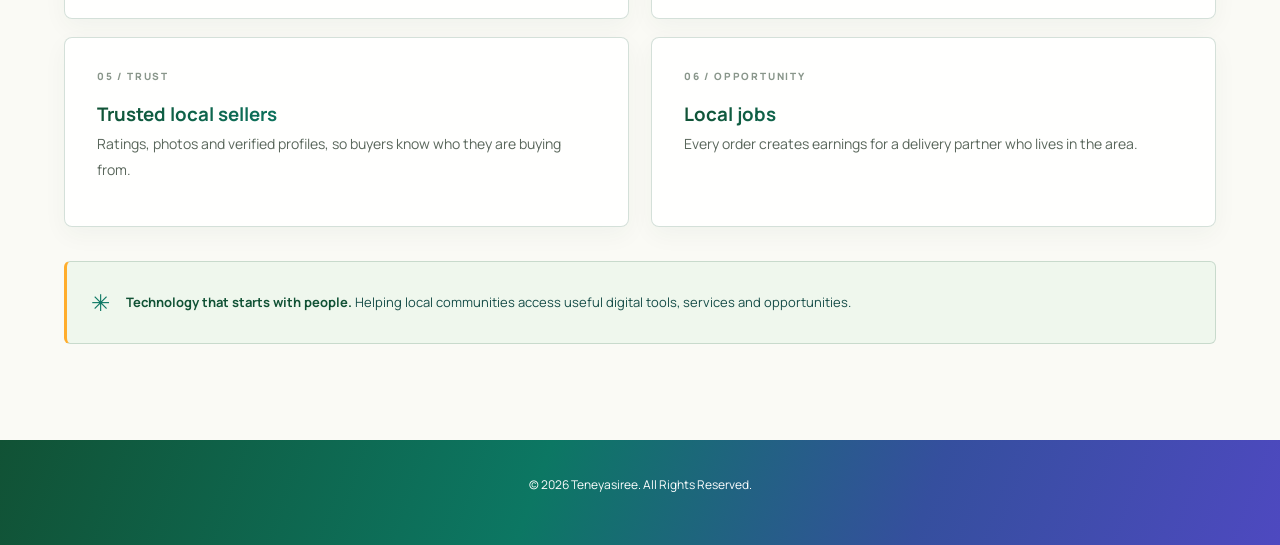
<file: ai-villages-cities.html>
<!DOCTYPE html>
<html lang="en">
<head>
    <meta charset="UTF-8">
    <meta name="viewport" content="width=device-width, initial-scale=1.0">
    <meta name="description" content="Discover how Teneyasiree connects AI Villages, AI Towns and AI Cities, beginning with Karnataka and growing towards a connected India.">
    <title>AI Villages &amp; Cities | Teneyasiree</title>
    <link rel="stylesheet" href="style.css">
</head>
<body>
    <header class="header">
        <div class="container nav-container">
            <a href="index.html" class="logo"><img src="assets/images/teneyasiree-logo.png" alt="Teneyasiree Logo"></a>

            <!-- HAMBURGER BUTTON -->
            <button class="menu-toggle"
                    type="button"
                    aria-label="Open navigation menu"
                    aria-expanded="false"
                    aria-controls="site-navigation">
                <span></span>
                <span></span>
                <span></span>
            </button>

            <nav class="navbar" id="site-navigation" aria-label="Main navigation" aria-label="Main navigation">
                <a href="index.html">Home</a>
                <a href="about.html">About Us</a>
                <a href="ai-delivery.html">AI Delivery</a>
                <a href="ai-villages-cities.html" class="active" aria-current="page">AI Villages &amp; Cities</a>
                <a href="platform.html">Our Platform</a>
                <a href="products.html">Products</a>
                <a href="how-it-works.html">How It Works</a>
                <a href="contact.html">Contact</a>
                <a href="contact.html" class="nav-button">Get in Touch</a>
            </nav>
        </div>

        <div class="menu-backdrop" aria-hidden="true"></div>
    </header>

    <main class="ai-communities-page">
        <!-- HERO: Karnataka highlighted on an India map -->
        <section class="ai-map-hero" aria-labelledby="ai-map-title">
            <div class="ai-map-hero-overlay">
                <div class="ai-map-hero-inner">
                    <div class="ai-map-copy">
                        <p class="ai-map-kicker"><span class="ai-map-pin" aria-hidden="true">●</span> AI VILLAGES &amp; CITIES</p>
                        <h1 id="ai-map-title">Connecting Villages, Towns and Cities <span>with AI</span></h1>
                        <p class="ai-map-description">An intelligent network that links farmers, local shops and consumers across Karnataka, with a vision to expand across India.</p>
                        <div class="ai-map-benefits">
                            <div class="ai-map-benefit"><span aria-hidden="true">♧</span><strong>Stronger<br>Rural Economy</strong></div>
                            <div class="ai-map-benefit"><span aria-hidden="true">♙</span><strong>Bigger<br>Market Access</strong></div>
                            <div class="ai-map-benefit"><span aria-hidden="true">↗</span><strong>Inclusive<br>Growth for All</strong></div>
                        </div>
                    </div>
                    <div class="ai-map-location-label"><strong>Karnataka</strong><span>Our Starting Focus</span></div>
                </div>
            </div>
        </section>

        <!-- THREE CONNECTED COMMUNITY TYPES -->
        <section class="ai-community-types" aria-label="AI Villages, AI Towns and AI Cities">
            <div class="container ai-community-types-grid">
                <article class="ai-type-card ai-type-village">
                    <span class="ai-type-icon" aria-hidden="true">♧</span>
                    <div><h2>AI Villages</h2><p>Empowering farmers and rural communities with direct market access, fair prices and smart logistics.</p></div>
                </article>
                <article class="ai-type-card ai-type-town">
                    <span class="ai-type-icon" aria-hidden="true">▥</span>
                    <div><h2>AI Towns</h2><p>Enabling local shops, small businesses and producers to go online and reach more customers.</p></div>
                </article>
                <article class="ai-type-card ai-type-city">
                    <span class="ai-type-icon" aria-hidden="true">▦</span>
                    <div><h2>AI Cities</h2><p>Connecting urban consumers with fresh, local and quality products from villages and towns.</p></div>
                </article>
            </div>
        </section>

        <!-- EXISTING COMMUNITY FEATURES -->
        <section class="ai-communities-section">
            <div class="container">
                <div class="ai-communities-heading">
                    <p class="ai-communities-kicker">CONNECTED COMMUNITIES · LOCAL FIRST</p>
                    <h2>What makes an <span>AI Village, AI Town and AI City</span></h2>
                    <p>Digital tools that work for people who are not "tech people", on a basic phone, in their own language.</p>
                </div>

                <div class="ai-community-grid">
                    <article class="ai-community-card">
                        <span class="ai-community-index">01 / CONNECTIVITY</span>
                        <h3>Smart routes <span class="coming-soon">Soon</span></h3>
                        <p>AI groups nearby orders into one trip, so delivery costs less and earns more.</p>
                    </article>
                    <article class="ai-community-card">
                        <span class="ai-community-index">02 / MARKET INTELLIGENCE</span>
                        <h3>Fair price guide</h3>
                        <p>See what an item sells for nearby, so farmers and shops price with confidence.</p>
                    </article>
                    <article class="ai-community-card">
                        <span class="ai-community-index">03 / ACCESSIBILITY</span>
                        <h3>Voice and local language</h3>
                        <p>Speak in Kannada or your language to list, order and track. No typing needed.</p>
                    </article>
                    <article class="ai-community-card">
                        <span class="ai-community-index">04 / PLANNING</span>
                        <h3>Demand forecasting <span class="coming-soon">Soon</span></h3>
                        <p>Know what your area will want this week, so you grow and stock the right things.</p>
                    </article>
                    <article class="ai-community-card">
                        <span class="ai-community-index">05 / TRUST</span>
                        <h3>Trusted local sellers</h3>
                        <p>Ratings, photos and verified profiles, so buyers know who they are buying from.</p>
                    </article>
                    <article class="ai-community-card">
                        <span class="ai-community-index">06 / OPPORTUNITY</span>
                        <h3>Local jobs</h3>
                        <p>Every order creates earnings for a delivery partner who lives in the area.</p>
                    </article>
                </div>

                <div class="ai-communities-footnote">
                    <span aria-hidden="true">✳</span>
                    <p><strong>Technology that starts with people.</strong> Helping local communities access useful digital tools, services and opportunities.</p>
                </div>
            </div>
        </section>
    </main>

    <footer class="footer"><div class="container"><p>© 2026 Teneyasiree. All Rights Reserved.</p></div></footer>
    <script src="script.js"></script>
</body>
</html>

<!-- STICKY HEADER -->
</file>
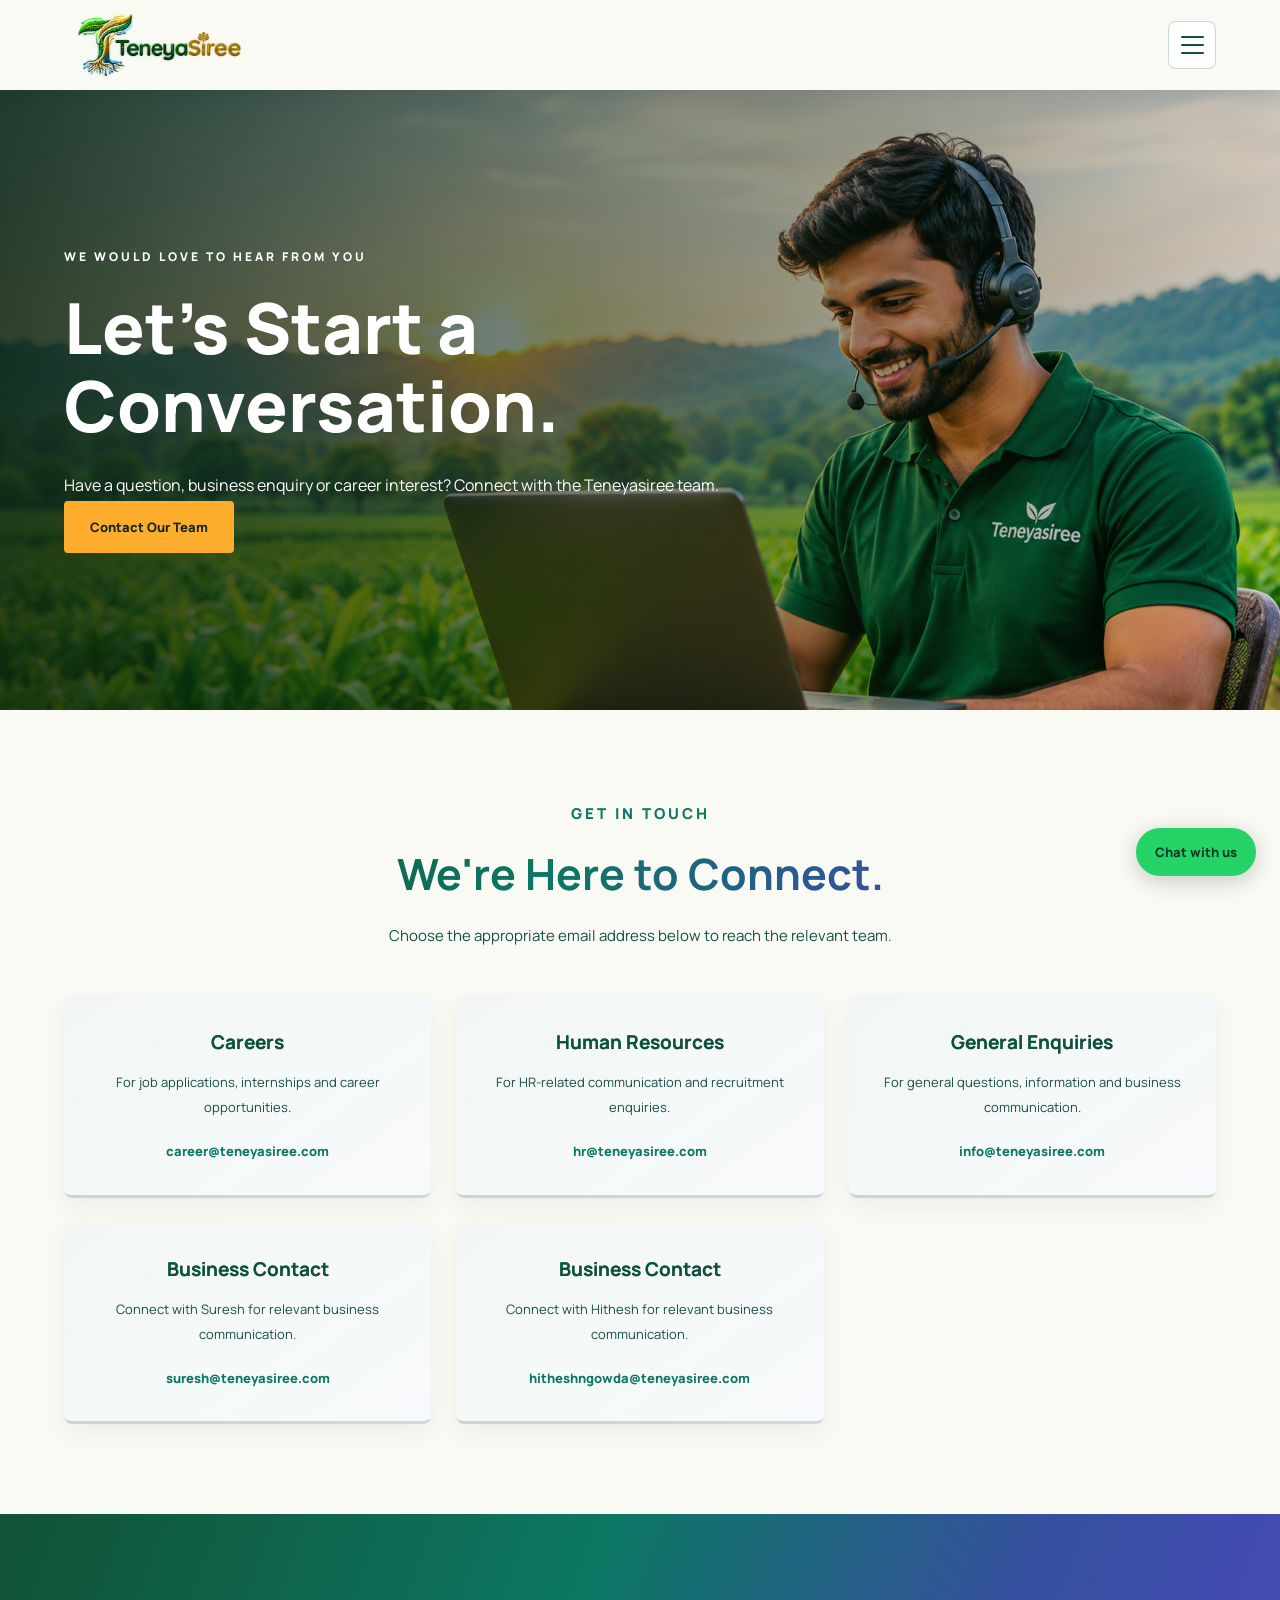
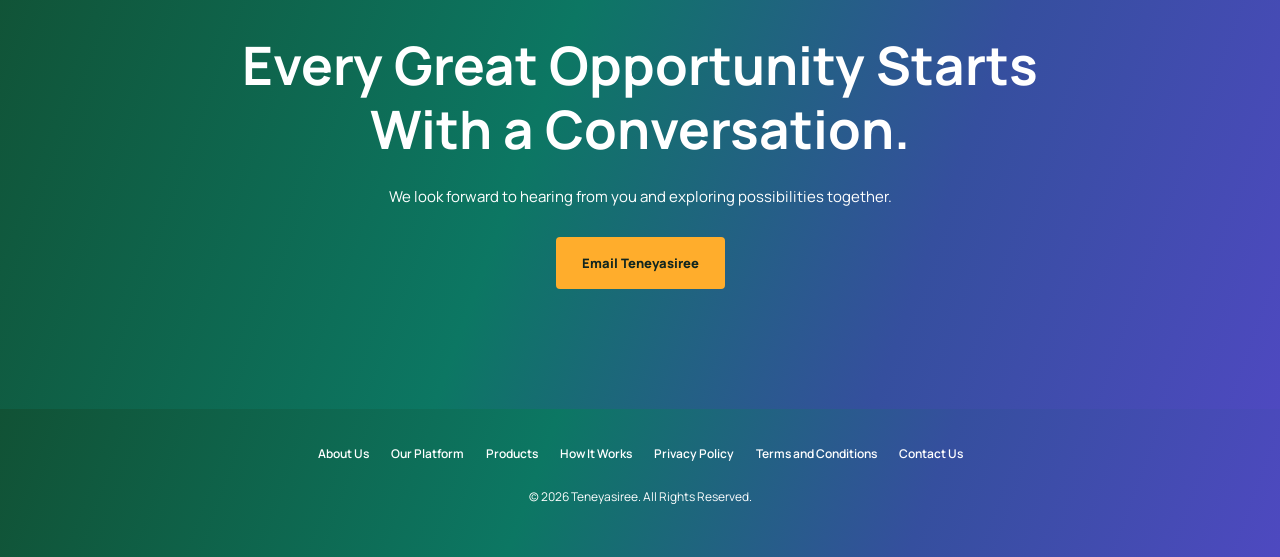
<file: contact.html>
<!DOCTYPE html>
<html lang="en">
<head>
    <meta charset="UTF-8">
    <meta name="viewport" content="width=device-width, initial-scale=1.0">
    <meta name="description" content="Contact Teneyasiree for career opportunities, HR enquiries and general information.">
    <title>Contact Us | Teneyasiree</title>
    <link rel="stylesheet" href="style.css">
</head>
<body>

    <!-- Header -->
    <header class="header">
        <div class="container nav-container">

            <a href="index.html" class="logo">
                <img src="assets/images/teneyasiree-logo.png"
                     alt="Teneyasiree Logo">
            </a>

            <!-- HAMBURGER BUTTON -->
            <button class="menu-toggle"
                    type="button"
                    aria-label="Open navigation menu"
                    aria-expanded="false"
                    aria-controls="site-navigation">
                <span></span>
                <span></span>
                <span></span>
            </button>

            <nav class="navbar" id="site-navigation" aria-label="Main navigation">
                <a href="index.html">Home</a>
                <a href="about.html">About Us</a>
                <a href="ai-delivery.html">AI Delivery</a>
                <a href="ai-villages-cities.html">AI Villages &amp; Cities</a>
                <a href="platform.html">Our Platform</a>
                <a href="products.html">Products</a>
                <a href="how-it-works.html">How It Works</a>
                <a href="contact.html" class="active">Contact</a>
                <a href="contact.html" class="nav-button">Get in Touch</a>
            </nav>

        </div>

        <div class="menu-backdrop" aria-hidden="true"></div>
    </header>

    <main>

        <!-- Contact Hero -->
        <section class="contact-hero">
            <div class="hero-overlay">
                <div class="container hero-content">

                    <p class="hero-tagline">
                        WE WOULD LOVE TO HEAR FROM YOU
                    </p>

                    <h1>
                        Let's Start a Conversation.
                    </h1>

                    <p class="hero-description">
                        Have a question, business enquiry or career
                        interest? Connect with the Teneyasiree team.
                    </p>

                    <a href="#contact-details" class="primary-button">
                        Contact Our Team
                    </a>

                </div>
            </div>
        </section>

        <!-- Contact Details -->
        <section class="contact-content" id="contact-details">
            <div class="container">

                <p class="section-tag">GET IN TOUCH</p>

                <h2>
                    We're Here to Connect.
                </h2>

                <p>
                    Choose the appropriate email address below
                    to reach the relevant team.
                </p>

                <div class="contact-grid">

                    <div class="contact-card">
                        <h3>Careers</h3>
                        <p>
                            For job applications, internships
                            and career opportunities.
                        </p>
                        <a href="mailto:career@teneyasiree.com">
                            career@teneyasiree.com
                        </a>
                    </div>

                    <div class="contact-card">
                        <h3>Human Resources</h3>
                        <p>
                            For HR-related communication
                            and recruitment enquiries.
                        </p>
                        <a href="mailto:hr@teneyasiree.com">
                            hr@teneyasiree.com
                        </a>
                    </div>

                    <div class="contact-card">
                        <h3>General Enquiries</h3>
                        <p>
                            For general questions, information
                            and business communication.
                        </p>
                        <a href="mailto:info@teneyasiree.com">
                            info@teneyasiree.com
                        </a>
                    </div>

                    <div class="contact-card">
                        <h3>Business Contact</h3>
                        <p>
                            Connect with Suresh for
                            relevant business communication.
                        </p>
                        <a href="mailto:suresh@teneyasiree.com">
                            suresh@teneyasiree.com
                        </a>
                    </div>

                    <div class="contact-card">
                        <h3>Business Contact</h3>
                        <p>
                            Connect with Hithesh for
                            relevant business communication.
                        </p>
                        <a href="mailto:hitheshngowda@teneyasiree.com">
                            hitheshngowda@teneyasiree.com
                        </a>
                    </div>

                </div>

            </div>
        </section>

        <!-- Closing Section -->
        <section class="contact-closing">
            <div class="container">

                <h2>
                    Every Great Opportunity Starts With a Conversation.
                </h2>

                <p>
                    We look forward to hearing from you
                    and exploring possibilities together.
                </p>

                <a href="mailto:info@teneyasiree.com" class="primary-button">
                    Email Teneyasiree
                </a>

            </div>
        </section>

    </main>

    <!-- Footer -->
    <footer class="footer">
        <div class="container">

            <div style="text-align: center; margin-bottom: 28px;">

                <a href="index.html" style="display: inline-block;">

                    <img
                        src="assets/images/teneyasiree-logo.png"
                        alt="Teneyasiree Logo"
                        style="width: 260px; max-width: 75vw; height: auto; display: block; margin: 0 auto;"
                    >

                </a>

                <p style="margin-top: 12px;">
                    Bringing People, Possibilities and Opportunities Together.
                </p>

            </div>

            <div class="footer-links">
                <a href="about.html">About Us</a>
                <a href="platform.html">Our Platform</a>
                <a href="products.html">Products</a>
                <a href="how-it-works.html">How It Works</a>
                <a href="privacy.html">Privacy Policy</a>
                <a href="terms.html">Terms and Conditions</a>
                <a href="contact.html">Contact Us</a>
            </div>

            <p style="margin-top: 22px;">
                © 2026 Teneyasiree. All Rights Reserved.
            </p>

        </div>
    </footer>

    <script src="script.js"></script>

</body>
</html>

<!-- STICKY HEADER -->
</file>
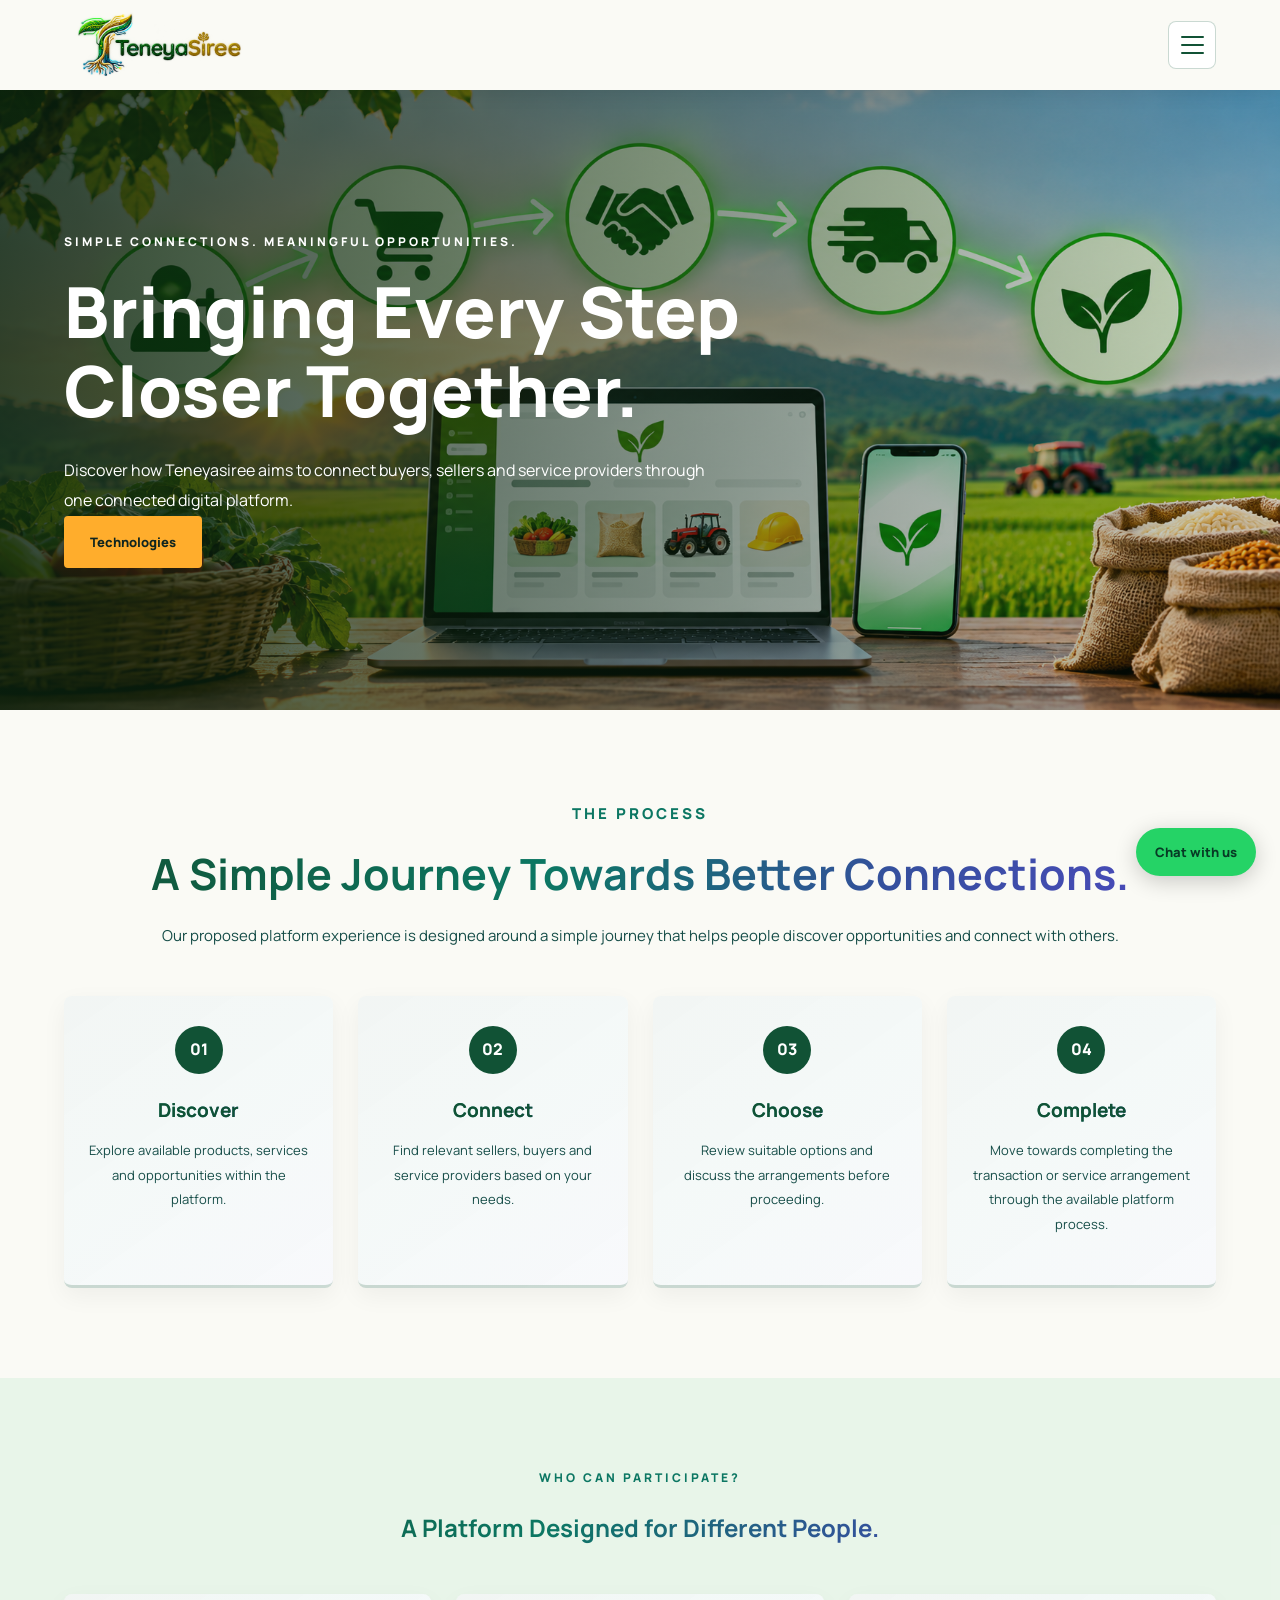
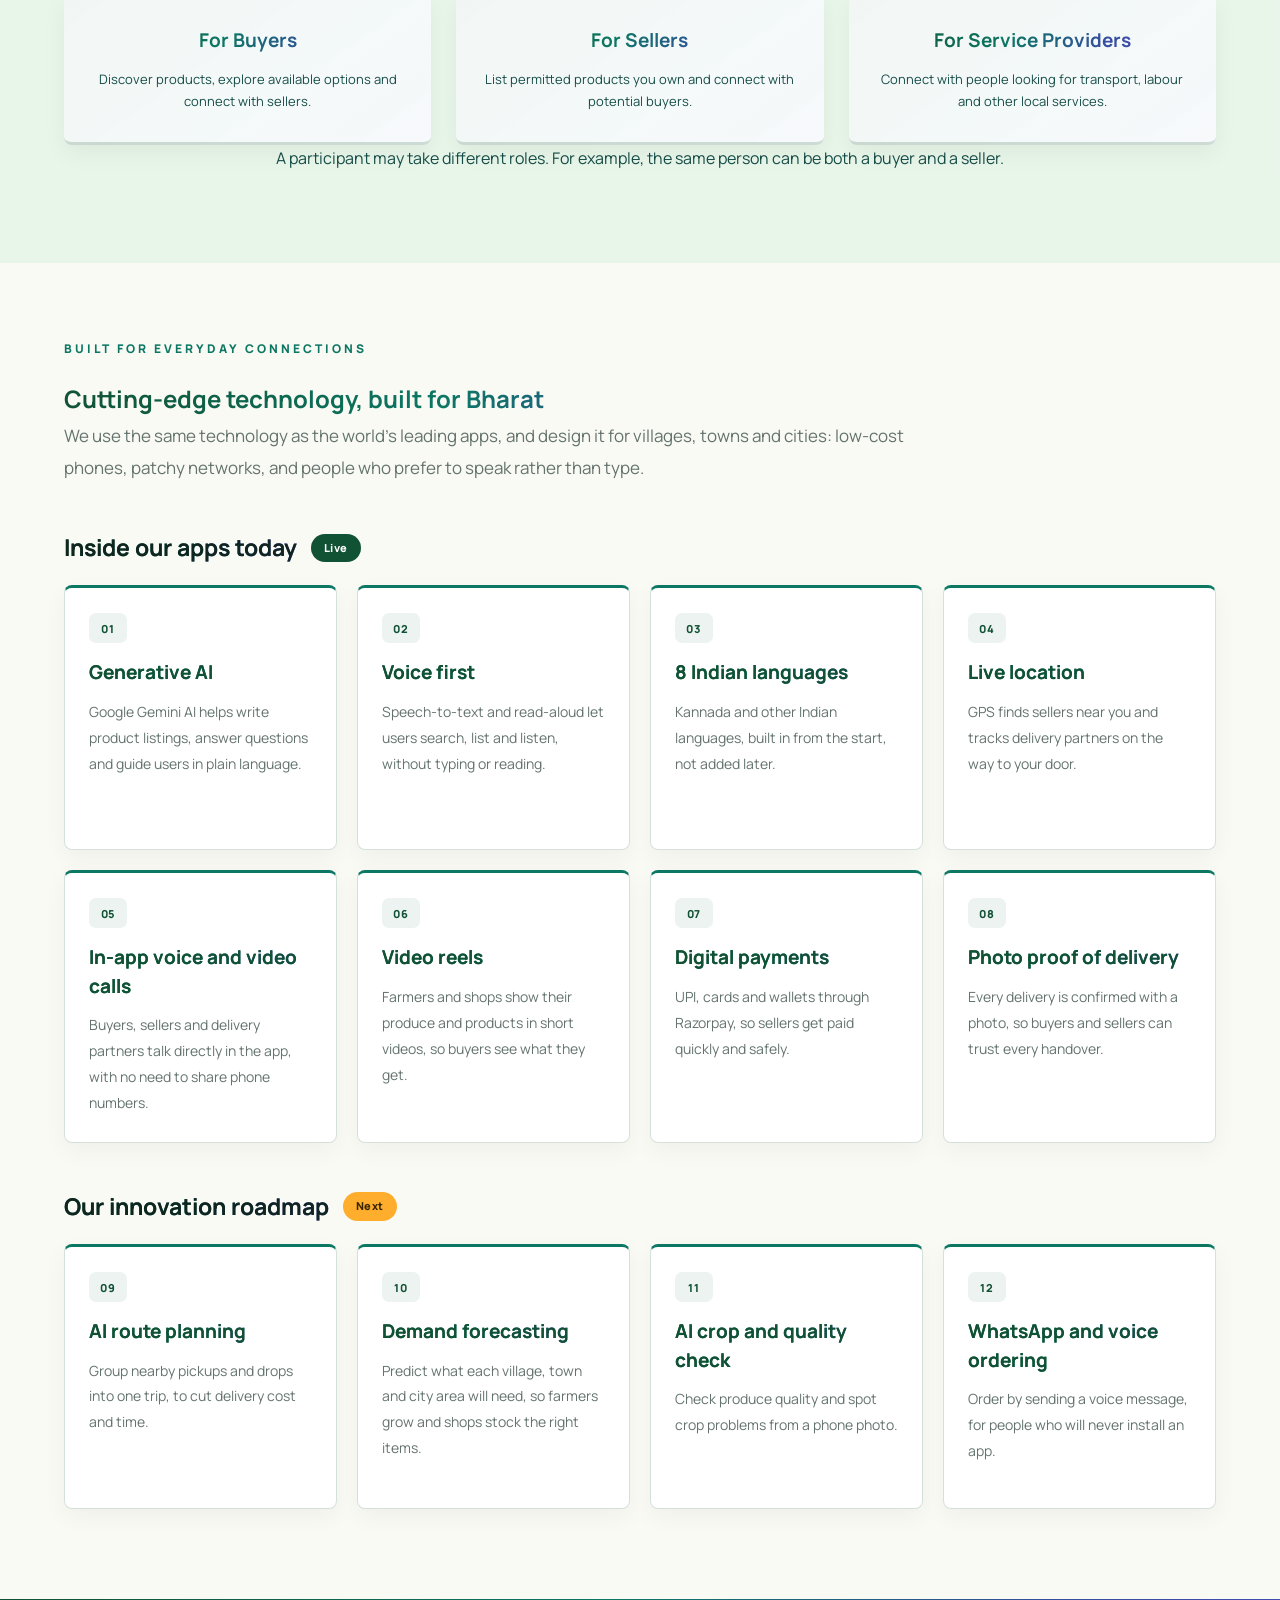
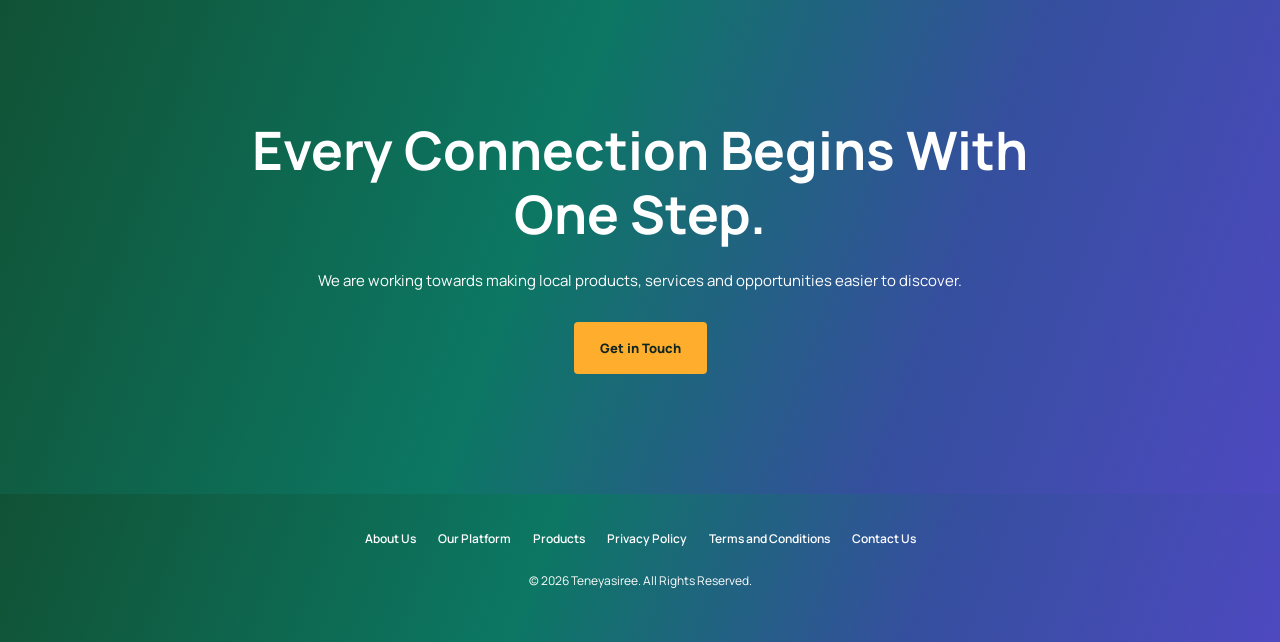
<file: how-it-works.html>
<!DOCTYPE html>
<html lang="en">
<head>
    <meta charset="UTF-8">
    <meta name="viewport" content="width=device-width, initial-scale=1.0">

    <meta name="description" content="Learn about the planned Teneyasiree journey for buyers, sellers and service providers.">

    <title>How It Works | Teneyasiree</title>

    <link rel="stylesheet" href="style.css">

    <style>
        html {
            scroll-behavior: smooth;
        }

        #technology {
            scroll-margin-top: 90px;
        }
    </style>
</head>

<body>

    <!-- HEADER -->
    <header class="header">
        <div class="container nav-container">

            <a href="index.html" class="logo">
                <img src="assets/images/teneyasiree-logo.png"
                     alt="Teneyasiree Logo">
            </a>

            <!-- HAMBURGER BUTTON -->
            <button class="menu-toggle"
                    type="button"
                    aria-label="Open navigation menu"
                    aria-expanded="false"
                    aria-controls="site-navigation">
                <span></span>
                <span></span>
                <span></span>
            </button>

            <nav class="navbar" id="site-navigation" aria-label="Main navigation">
                <a href="index.html">Home</a>
                <a href="about.html">About Us</a>
                <a href="ai-delivery.html">AI Delivery</a>
                <a href="ai-villages-cities.html">AI Villages &amp; Cities</a>
                <a href="platform.html">Our Platform</a>
                <a href="products.html">Products</a>
                <a href="how-it-works.html" class="active">How It Works</a>
                <a href="contact.html">Contact</a>
                <a href="contact.html" class="nav-button">Get in Touch</a>
            </nav>

        </div>

        <div class="menu-backdrop" aria-hidden="true"></div>
    </header>

    <main>

        <!-- HERO SECTION -->
        <section class="how-hero">

            <div class="hero-overlay">

                <div class="container hero-content">

                    <p class="hero-tagline">
                        SIMPLE CONNECTIONS. MEANINGFUL OPPORTUNITIES.
                    </p>

                    <h1>
                        Bringing Every Step Closer Together.
                    </h1>

                    <p class="hero-description">
                        Discover how Teneyasiree aims to connect buyers,
                        sellers and service providers through one
                        connected digital platform.
                    </p>

                    <a href="#technology" class="primary-button">
                        Technologies
                    </a>

                </div>

            </div>

        </section>

        <!-- PROCESS SECTION -->
        <section class="how-content">

            <div class="container">

                <p class="section-tag">THE PROCESS</p>

                <h2>
                    A Simple Journey Towards Better Connections.
                </h2>

                <p>
                    Our proposed platform experience is designed
                    around a simple journey that helps people
                    discover opportunities and connect with others.
                </p>

                <div class="process-grid">

                    <div class="process-card">

                        <div class="number">01</div>

                        <h3>Discover</h3>

                        <p>
                            Explore available products, services
                            and opportunities within the platform.
                        </p>

                    </div>

                    <div class="process-card">

                        <div class="number">02</div>

                        <h3>Connect</h3>

                        <p>
                            Find relevant sellers, buyers and
                            service providers based on your needs.
                        </p>

                    </div>

                    <div class="process-card">

                        <div class="number">03</div>

                        <h3>Choose</h3>

                        <p>
                            Review suitable options and discuss
                            the arrangements before proceeding.
                        </p>

                    </div>

                    <div class="process-card">

                        <div class="number">04</div>

                        <h3>Complete</h3>

                        <p>
                            Move towards completing the transaction
                            or service arrangement through the
                            available platform process.
                        </p>

                    </div>

                </div>

            </div>

        </section>

        <!-- USER JOURNEY SECTION -->
        <section class="journey-section">

            <div class="container">

                <p class="section-tag">WHO CAN PARTICIPATE?</p>

                <h2>
                    A Platform Designed for Different People.
                </h2>

                <div class="journey-grid">

                    <div class="journey-card">

                        <h3>For Buyers</h3>

                        <p>
                            Discover products, explore available
                            options and connect with sellers.
                        </p>

                    </div>

                    <div class="journey-card">

                        <h3>For Sellers</h3>

                        <p>
                            List permitted products you own and
                            connect with potential buyers.
                        </p>

                    </div>

                    <div class="journey-card">

                        <h3>For Service Providers</h3>

                        <p>
                            Connect with people looking for
                            transport, labour and other local services.
                        </p>

                    </div>

                </div>

                <p>
                    A participant may take different roles.
                    For example, the same person can be both
                    a buyer and a seller.
                </p>

            </div>

        </section>

        <!-- TECHNOLOGY SECTION -->
        <section class="technology-section" id="technology">

            <div class="container">

                <div class="technology-heading">

                    <p class="section-tag">
                        BUILT FOR EVERYDAY CONNECTIONS
                    </p>

                    <h2>
                        Cutting-edge technology, built for Bharat
                    </h2>

                    <p>
                        We use the same technology as the world's
                        leading apps, and design it for villages,
                        towns and cities: low-cost phones, patchy
                        networks, and people who prefer to speak
                        rather than type.
                    </p>

                </div>

                <!-- CURRENT TECHNOLOGY -->

                <div class="technology-subheading">

                    <h2>Inside our apps today</h2>

                    <span class="tech-status tech-live">
                        Live
                    </span>

                </div>

                <div class="technology-grid technology-live-grid">

                    <article class="technology-card">
                        <span class="technology-icon" aria-hidden="true">01</span>
                        <h3>Generative AI</h3>
                        <p>
                            Google Gemini AI helps write product
                            listings, answer questions and guide
                            users in plain language.
                        </p>
                    </article>

                    <article class="technology-card">
                        <span class="technology-icon" aria-hidden="true">02</span>
                        <h3>Voice first</h3>
                        <p>
                            Speech-to-text and read-aloud let users
                            search, list and listen, without typing
                            or reading.
                        </p>
                    </article>

                    <article class="technology-card">
                        <span class="technology-icon" aria-hidden="true">03</span>
                        <h3>8 Indian languages</h3>
                        <p>
                            Kannada and other Indian languages,
                            built in from the start, not added later.
                        </p>
                    </article>

                    <article class="technology-card">
                        <span class="technology-icon" aria-hidden="true">04</span>
                        <h3>Live location</h3>
                        <p>
                            GPS finds sellers near you and tracks
                            delivery partners on the way to your door.
                        </p>
                    </article>

                    <article class="technology-card">
                        <span class="technology-icon" aria-hidden="true">05</span>
                        <h3>In-app voice and video calls</h3>
                        <p>
                            Buyers, sellers and delivery partners
                            talk directly in the app, with no need
                            to share phone numbers.
                        </p>
                    </article>

                    <article class="technology-card">
                        <span class="technology-icon" aria-hidden="true">06</span>
                        <h3>Video reels</h3>
                        <p>
                            Farmers and shops show their produce
                            and products in short videos, so buyers
                            see what they get.
                        </p>
                    </article>

                    <article class="technology-card">
                        <span class="technology-icon" aria-hidden="true">07</span>
                        <h3>Digital payments</h3>
                        <p>
                            UPI, cards and wallets through Razorpay,
                            so sellers get paid quickly and safely.
                        </p>
                    </article>

                    <article class="technology-card">
                        <span class="technology-icon" aria-hidden="true">08</span>
                        <h3>Photo proof of delivery</h3>
                        <p>
                            Every delivery is confirmed with a photo,
                            so buyers and sellers can trust every handover.
                        </p>
                    </article>

                </div>

                <!-- INNOVATION ROADMAP -->

                <div class="technology-subheading roadmap-heading">

                    <h2>Our innovation roadmap</h2>

                    <span class="tech-status tech-next">
                        Next
                    </span>

                </div>

                <div class="technology-grid technology-roadmap-grid">

                    <article class="technology-card">
                        <span class="technology-icon" aria-hidden="true">09</span>
                        <h3>AI route planning</h3>
                        <p>
                            Group nearby pickups and drops into one trip,
                            to cut delivery cost and time.
                        </p>
                    </article>

                    <article class="technology-card">
                        <span class="technology-icon" aria-hidden="true">10</span>
                        <h3>Demand forecasting</h3>
                        <p>
                            Predict what each village, town and city
                            area will need, so farmers grow and shops
                            stock the right items.
                        </p>
                    </article>

                    <article class="technology-card">
                        <span class="technology-icon" aria-hidden="true">11</span>
                        <h3>AI crop and quality check</h3>
                        <p>
                            Check produce quality and spot crop
                            problems from a phone photo.
                        </p>
                    </article>

                    <article class="technology-card">
                        <span class="technology-icon" aria-hidden="true">12</span>
                        <h3>WhatsApp and voice ordering</h3>
                        <p>
                            Order by sending a voice message,
                            for people who will never install an app.
                        </p>
                    </article>

                </div>

            </div>

        </section>

        <!-- CLOSING SECTION -->
        <section class="how-closing">

            <div class="container">

                <h2>
                    Every Connection Begins With One Step.
                </h2>

                <p>
                    We are working towards making local products,
                    services and opportunities easier to discover.
                </p>

                <a href="contact.html" class="primary-button">
                    Get in Touch
                </a>

            </div>

        </section>

    </main>

    <!-- FOOTER -->
    <footer class="footer">

        <div class="container">

            <div style="text-align: center; margin-bottom: 28px;">

                <a href="index.html" style="display: inline-block;">

                    <img
                        src="assets/images/teneyasiree-logo.png"
                        alt="Teneyasiree Logo"
                        style="width: 260px; max-width: 75vw; height: auto; display: block; margin: 0 auto;"
                    >

                </a>

                <p style="margin-top: 12px;">
                    Bringing People, Possibilities and Opportunities Together.
                </p>

            </div>

            <div class="footer-links">

                <a href="about.html">About Us</a>
                <a href="platform.html">Our Platform</a>
                <a href="products.html">Products</a>
                <a href="privacy.html">Privacy Policy</a>
                <a href="terms.html">Terms and Conditions</a>
                <a href="contact.html">Contact Us</a>

            </div>

            <p style="margin-top: 22px;">
                © 2026 Teneyasiree. All Rights Reserved.
            </p>

        </div>

    </footer>

    <script src="script.js"></script>

</body>
</html>

<!-- STICKY HEADER -->
</file>
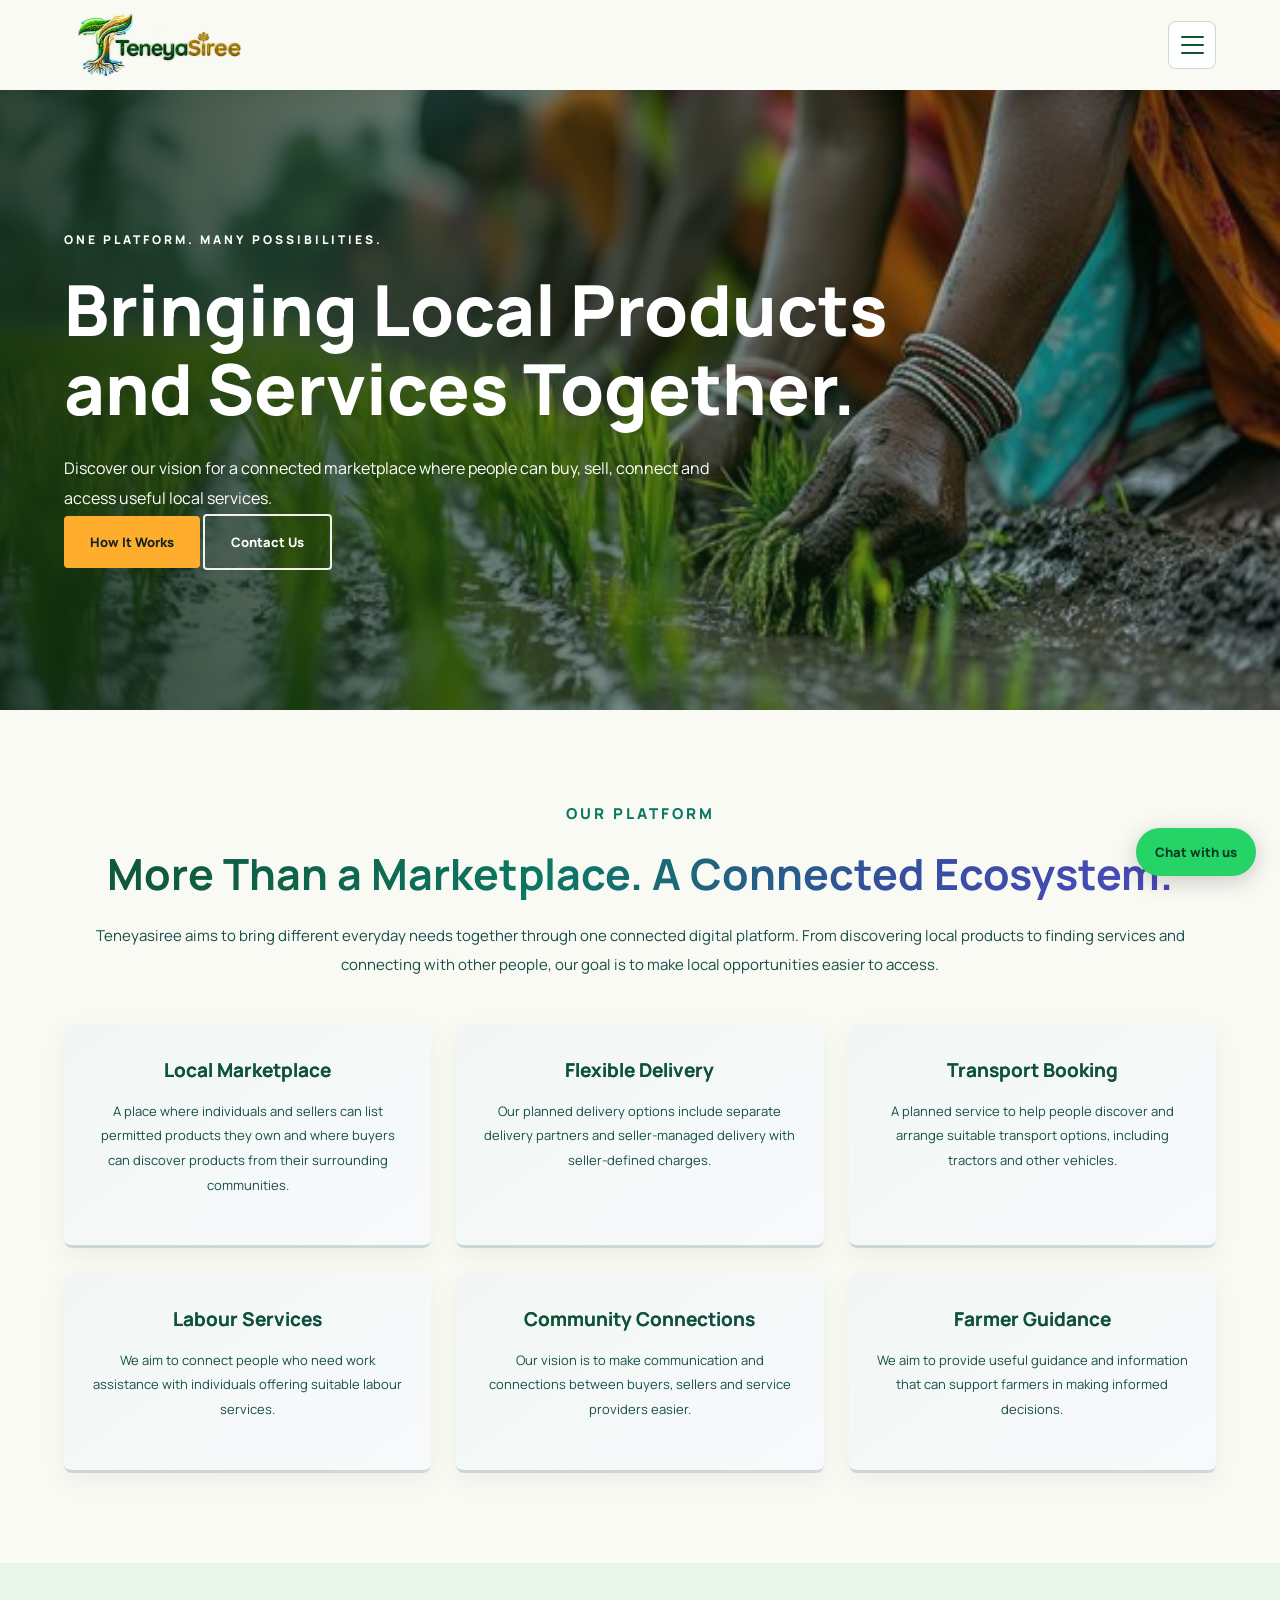
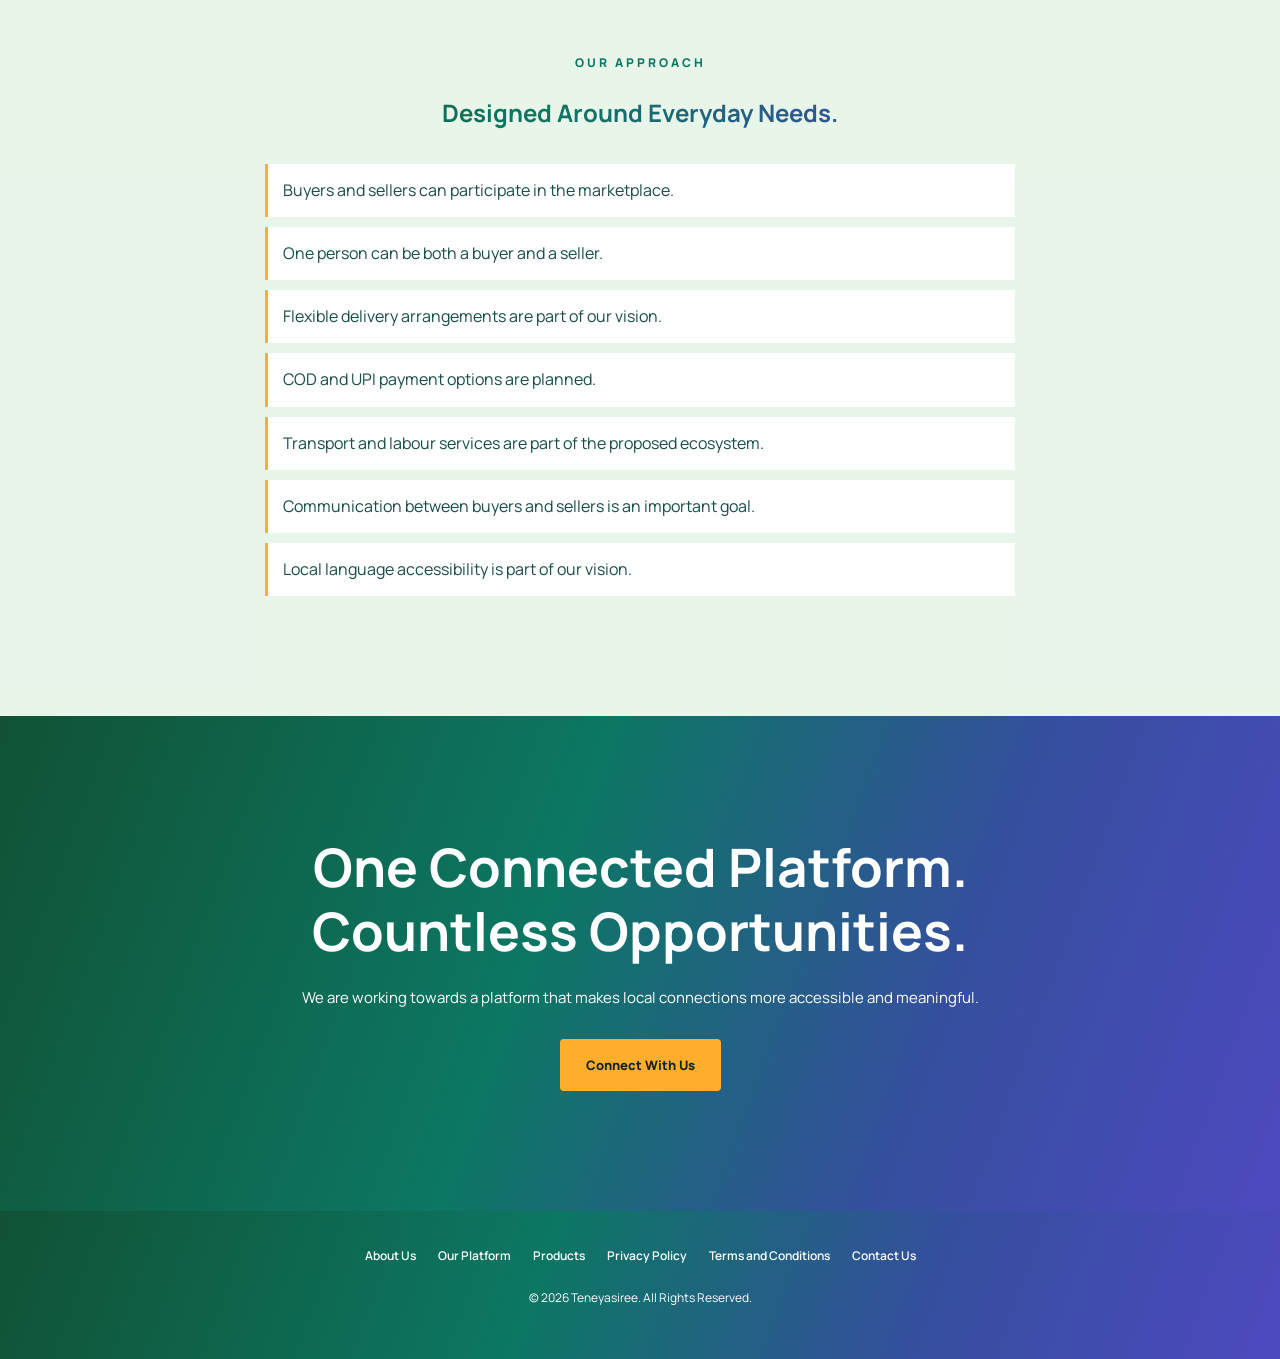
<file: platform.html>
<!DOCTYPE html>
<html lang="en">
<head>
    <meta charset="UTF-8">
    <meta name="viewport" content="width=device-width, initial-scale=1.0">

    <meta name="description" content="Explore the Teneyasiree platform vision for local shopping, delivery, transport and community services.">

    <title>Our Platform | Teneyasiree</title>

    <link rel="stylesheet" href="style.css">
</head>

<body>

    <!-- HEADER -->
    <header class="header">
        <div class="container nav-container">

            <a href="index.html" class="logo">
                <img src="assets/images/teneyasiree-logo.png"
                     alt="Teneyasiree Logo">
            </a>

            <!-- HAMBURGER BUTTON -->
            <button class="menu-toggle"
                    type="button"
                    aria-label="Open navigation menu"
                    aria-expanded="false"
                    aria-controls="site-navigation">
                <span></span>
                <span></span>
                <span></span>
            </button>

            <nav class="navbar" id="site-navigation" aria-label="Main navigation">
                <a href="index.html">Home</a>
                <a href="about.html">About Us</a>
                <a href="ai-delivery.html">AI Delivery</a>
                <a href="ai-villages-cities.html">AI Villages &amp; Cities</a>
                <a href="platform.html" class="active">Our Platform</a>
                <a href="products.html">Products</a>
                <a href="how-it-works.html">How It Works</a>
                <a href="contact.html">Contact</a>
                <a href="contact.html" class="nav-button">Get in Touch</a>
            </nav>

        </div>

        <div class="menu-backdrop" aria-hidden="true"></div>
    </header>

    <main>

        <!-- PLATFORM HERO -->
        <section class="platform-hero">

            <div class="hero-overlay">

                <div class="container hero-content">

                    <p class="hero-tagline">
                        ONE PLATFORM. MANY POSSIBILITIES.
                    </p>

                    <h1>
                        Bringing Local Products and Services Together.
                    </h1>

                    <p class="hero-description">
                        Discover our vision for a connected marketplace
                        where people can buy, sell, connect and access
                        useful local services.
                    </p>

                    <div class="hero-buttons">

                        <a href="how-it-works.html" class="primary-button">
                            How It Works
                        </a>

                        <a href="contact.html" class="secondary-button">
                            Contact Us
                        </a>

                    </div>

                </div>

            </div>

        </section>

        <!-- PLATFORM INTRODUCTION -->
        <section class="platform-content">

            <div class="container">

                <p class="section-tag">OUR PLATFORM</p>

                <h2>
                    More Than a Marketplace. A Connected Ecosystem.
                </h2>

                <p>
                    Teneyasiree aims to bring different everyday needs
                    together through one connected digital platform.
                    From discovering local products to finding services
                    and connecting with other people, our goal is to
                    make local opportunities easier to access.
                </p>

                <!-- PLATFORM FEATURES -->
                <div class="platform-grid">

                    <div class="platform-card">

                        <h3>Local Marketplace</h3>

                        <p>
                            A place where individuals and sellers can
                            list permitted products they own and where
                            buyers can discover products from their
                            surrounding communities.
                        </p>

                    </div>

                    <div class="platform-card">

                        <h3>Flexible Delivery</h3>

                        <p>
                            Our planned delivery options include
                            separate delivery partners and seller-managed
                            delivery with seller-defined charges.
                        </p>

                    </div>

                    <div class="platform-card">

                        <h3>Transport Booking</h3>

                        <p>
                            A planned service to help people discover
                            and arrange suitable transport options,
                            including tractors and other vehicles.
                        </p>

                    </div>

                    <div class="platform-card">

                        <h3>Labour Services</h3>

                        <p>
                            We aim to connect people who need work
                            assistance with individuals offering
                            suitable labour services.
                        </p>

                    </div>

                    <div class="platform-card">

                        <h3>Community Connections</h3>

                        <p>
                            Our vision is to make communication and
                            connections between buyers, sellers and
                            service providers easier.
                        </p>

                    </div>

                    <div class="platform-card">

                        <h3>Farmer Guidance</h3>

                        <p>
                            We aim to provide useful guidance and
                            information that can support farmers
                            in making informed decisions.
                        </p>

                    </div>

                </div>

            </div>

        </section>

        <!-- PLATFORM HIGHLIGHTS -->
        <section class="platform-highlights">

            <div class="container">

                <p class="section-tag">OUR APPROACH</p>

                <h2>
                    Designed Around Everyday Needs.
                </h2>

                <ul>

                    <li>
                        Buyers and sellers can participate in the marketplace.
                    </li>

                    <li>
                        One person can be both a buyer and a seller.
                    </li>

                    <li>
                        Flexible delivery arrangements are part of our vision.
                    </li>

                    <li>
                        COD and UPI payment options are planned.
                    </li>

                    <li>
                        Transport and labour services are part of the proposed ecosystem.
                    </li>

                    <li>
                        Communication between buyers and sellers is an important goal.
                    </li>

                    <li>
                        Local language accessibility is part of our vision.
                    </li>

                </ul>

            </div>

        </section>

        <!-- CLOSING SECTION -->
        <section class="platform-closing">

            <div class="container">

                <h2>
                    One Connected Platform. Countless Opportunities.
                </h2>

                <p>
                    We are working towards a platform that makes
                    local connections more accessible and meaningful.
                </p>

                <a href="contact.html" class="primary-button">
                    Connect With Us
                </a>

            </div>

        </section>

    </main>

    <!-- FOOTER -->
    <footer class="footer">

        <div class="container">

            <div style="text-align: center; margin-bottom: 28px;">

                <a href="index.html" style="display: inline-block;">

                    <img
                        src="assets/images/teneyasiree-logo.png"
                        alt="Teneyasiree Logo"
                        style="width: 260px; max-width: 75vw; height: auto; display: block; margin: 0 auto;"
                    >

                </a>

                <p style="margin-top: 12px;">
                    Bringing People, Possibilities and Opportunities Together.
                </p>

            </div>

            <div class="footer-links">

                <a href="about.html">About Us</a>
                <a href="platform.html">Our Platform</a>
                <a href="products.html">Products</a>
                <a href="privacy.html">Privacy Policy</a>
                <a href="terms.html">Terms and Conditions</a>
                <a href="contact.html">Contact Us</a>

            </div>

            <p style="margin-top: 22px;">
                © 2026 Teneyasiree. All Rights Reserved.
            </p>

        </div>

    </footer>

    <script src="script.js"></script>

</body>
</html>

<!-- STICKY HEADER -->
</file>
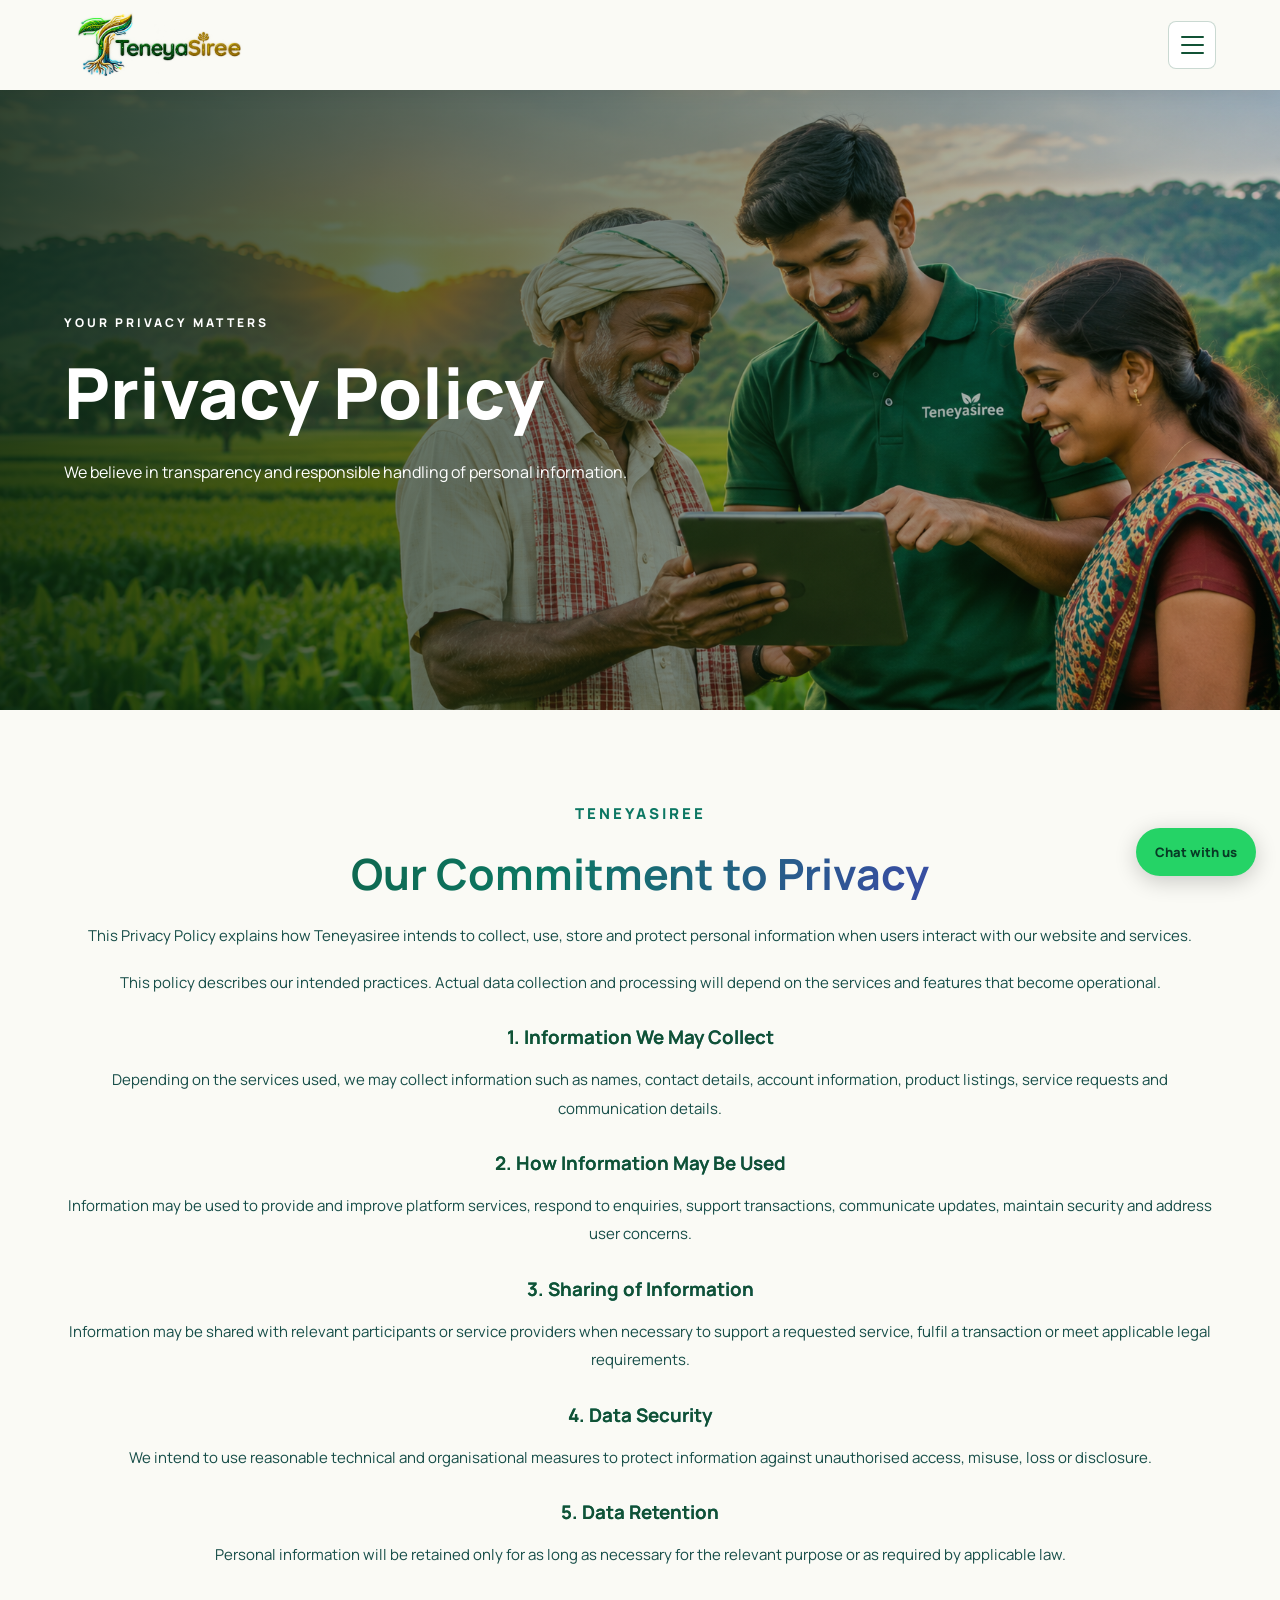
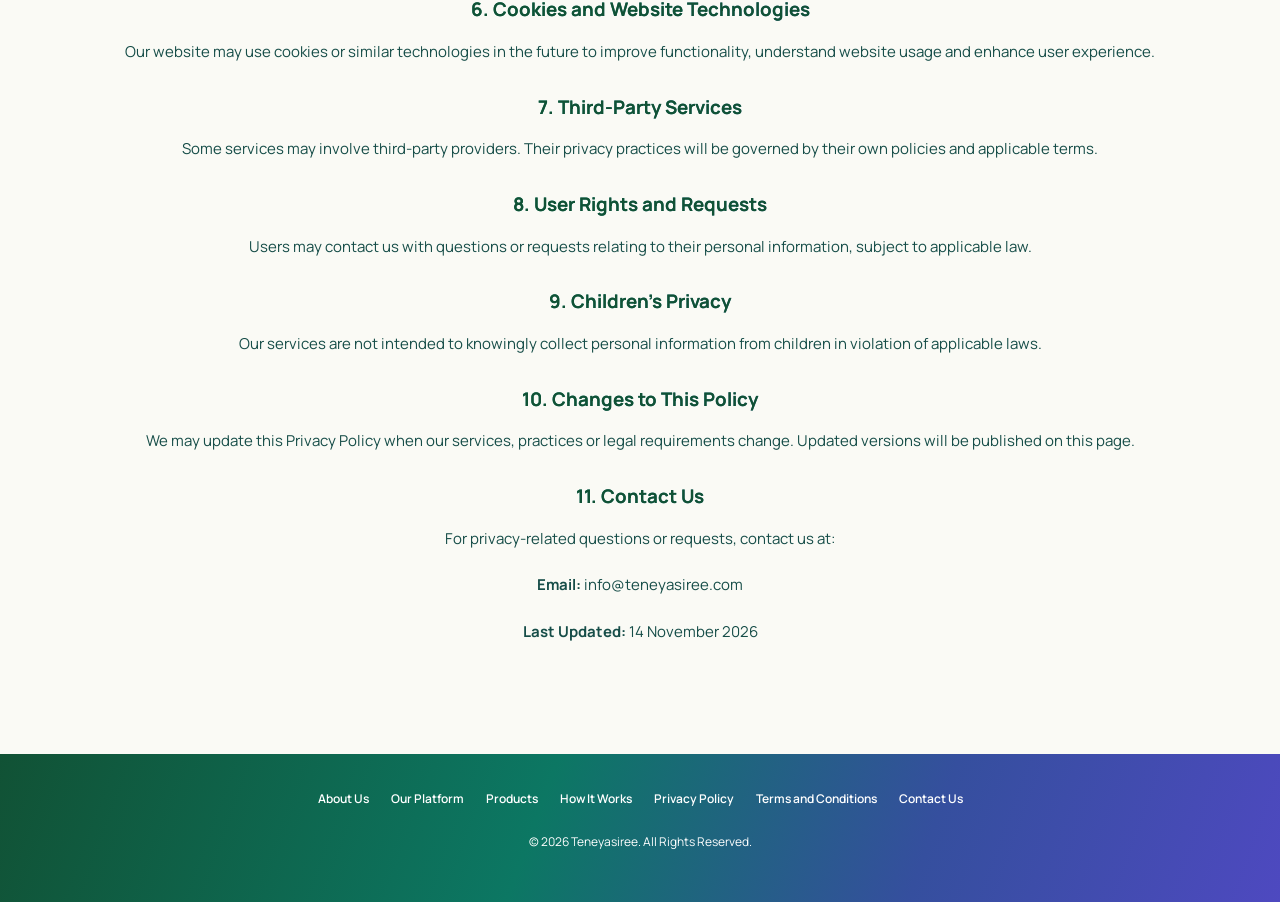
<file: privacy.html>
<!DOCTYPE html>
<html lang="en">
<head>
    <meta charset="UTF-8">
    <meta name="viewport" content="width=device-width, initial-scale=1.0">
    <meta name="description" content="Read the Teneyasiree privacy policy and understand how personal information may be handled.">
    <title>Privacy Policy | Teneyasiree</title>
    <link rel="stylesheet" href="style.css">
</head>
<body>

    <!-- Header -->
    <header class="header">
        <div class="container nav-container">

            <a href="index.html" class="logo">
                <img src="assets/images/teneyasiree-logo.png"
                     alt="Teneyasiree Logo">
            </a>

            <!-- HAMBURGER BUTTON -->
            <button class="menu-toggle"
                    type="button"
                    aria-label="Open navigation menu"
                    aria-expanded="false"
                    aria-controls="site-navigation">
                <span></span>
                <span></span>
                <span></span>
            </button>

            <nav class="navbar" id="site-navigation" aria-label="Main navigation">
                <a href="index.html">Home</a>
                <a href="about.html">About Us</a>
                <a href="ai-delivery.html">AI Delivery</a>
                <a href="ai-villages-cities.html">AI Villages &amp; Cities</a>
                <a href="platform.html">Our Platform</a>
                <a href="products.html">Products</a>
                <a href="how-it-works.html">How It Works</a>
                <a href="contact.html">Contact</a>
                <a href="contact.html" class="nav-button">Get in Touch</a>
            </nav>

        </div>

        <div class="menu-backdrop" aria-hidden="true"></div>
    </header>

    <main>

        <!-- Privacy Hero -->
        <section class="about-hero">
            <div class="hero-overlay">
                <div class="container hero-content">

                    <p class="hero-tagline">YOUR PRIVACY MATTERS</p>

                    <h1>
                        Privacy Policy
                    </h1>

                    <p class="hero-description">
                        We believe in transparency and responsible
                        handling of personal information.
                    </p>

                </div>
            </div>
        </section>

        <!-- Privacy Content -->
        <section class="about-content">
            <div class="container">

                <p class="section-tag">TENEYASIREE</p>

                <h2>Our Commitment to Privacy</h2>

                <p>
                    This Privacy Policy explains how Teneyasiree
                    intends to collect, use, store and protect
                    personal information when users interact
                    with our website and services.
                </p>

                <p>
                    This policy describes our intended practices.
                    Actual data collection and processing will
                    depend on the services and features that
                    become operational.
                </p>

                <h3>1. Information We May Collect</h3>
                <p>
                    Depending on the services used, we may collect
                    information such as names, contact details,
                    account information, product listings,
                    service requests and communication details.
                </p>

                <h3>2. How Information May Be Used</h3>
                <p>
                    Information may be used to provide and improve
                    platform services, respond to enquiries,
                    support transactions, communicate updates,
                    maintain security and address user concerns.
                </p>

                <h3>3. Sharing of Information</h3>
                <p>
                    Information may be shared with relevant
                    participants or service providers when
                    necessary to support a requested service,
                    fulfil a transaction or meet applicable
                    legal requirements.
                </p>

                <h3>4. Data Security</h3>
                <p>
                    We intend to use reasonable technical
                    and organisational measures to protect
                    information against unauthorised access,
                    misuse, loss or disclosure.
                </p>

                <h3>5. Data Retention</h3>
                <p>
                    Personal information will be retained only
                    for as long as necessary for the relevant
                    purpose or as required by applicable law.
                </p>

                <h3>6. Cookies and Website Technologies</h3>
                <p>
                    Our website may use cookies or similar
                    technologies in the future to improve
                    functionality, understand website usage
                    and enhance user experience.
                </p>

                <h3>7. Third-Party Services</h3>
                <p>
                    Some services may involve third-party
                    providers. Their privacy practices will
                    be governed by their own policies and
                    applicable terms.
                </p>

                <h3>8. User Rights and Requests</h3>
                <p>
                    Users may contact us with questions or
                    requests relating to their personal
                    information, subject to applicable law.
                </p>

                <h3>9. Children's Privacy</h3>
                <p>
                    Our services are not intended to knowingly
                    collect personal information from children
                    in violation of applicable laws.
                </p>

                <h3>10. Changes to This Policy</h3>
                <p>
                    We may update this Privacy Policy when
                    our services, practices or legal
                    requirements change. Updated versions
                    will be published on this page.
                </p>

                <h3>11. Contact Us</h3>
                <p>
                    For privacy-related questions or requests,
                    contact us at:
                </p>

                <p>
                    <strong>Email:</strong>
                    <a href="mailto:info@teneyasiree.com">
                        info@teneyasiree.com
                    </a>
                </p>

                <p>
                    <strong>Last Updated:</strong> 14 November 2026
                </p>

            </div>
        </section>

    </main>

    <!-- Footer -->
    <footer class="footer">
        <div class="container">

            <div style="text-align: center; margin-bottom: 28px;">

                <a href="index.html" style="display: inline-block;">

                    <img
                        src="assets/images/teneyasiree-logo.png"
                        alt="Teneyasiree Logo"
                        style="width: 260px; max-width: 75vw; height: auto; display: block; margin: 0 auto;"
                    >

                </a>

                <p style="margin-top: 12px;">
                    Bringing People, Possibilities and Opportunities Together.
                </p>

            </div>

            <div class="footer-links">
                <a href="about.html">About Us</a>
                <a href="platform.html">Our Platform</a>
                <a href="products.html">Products</a>
                <a href="how-it-works.html">How It Works</a>
                <a href="privacy.html">Privacy Policy</a>
                <a href="terms.html">Terms and Conditions</a>
                <a href="contact.html">Contact Us</a>
            </div>

            <p style="margin-top: 22px;">
                © 2026 Teneyasiree. All Rights Reserved.
            </p>

        </div>
    </footer>

    <script src="script.js"></script>

</body>
</html>

<!-- STICKY HEADER -->
</file>
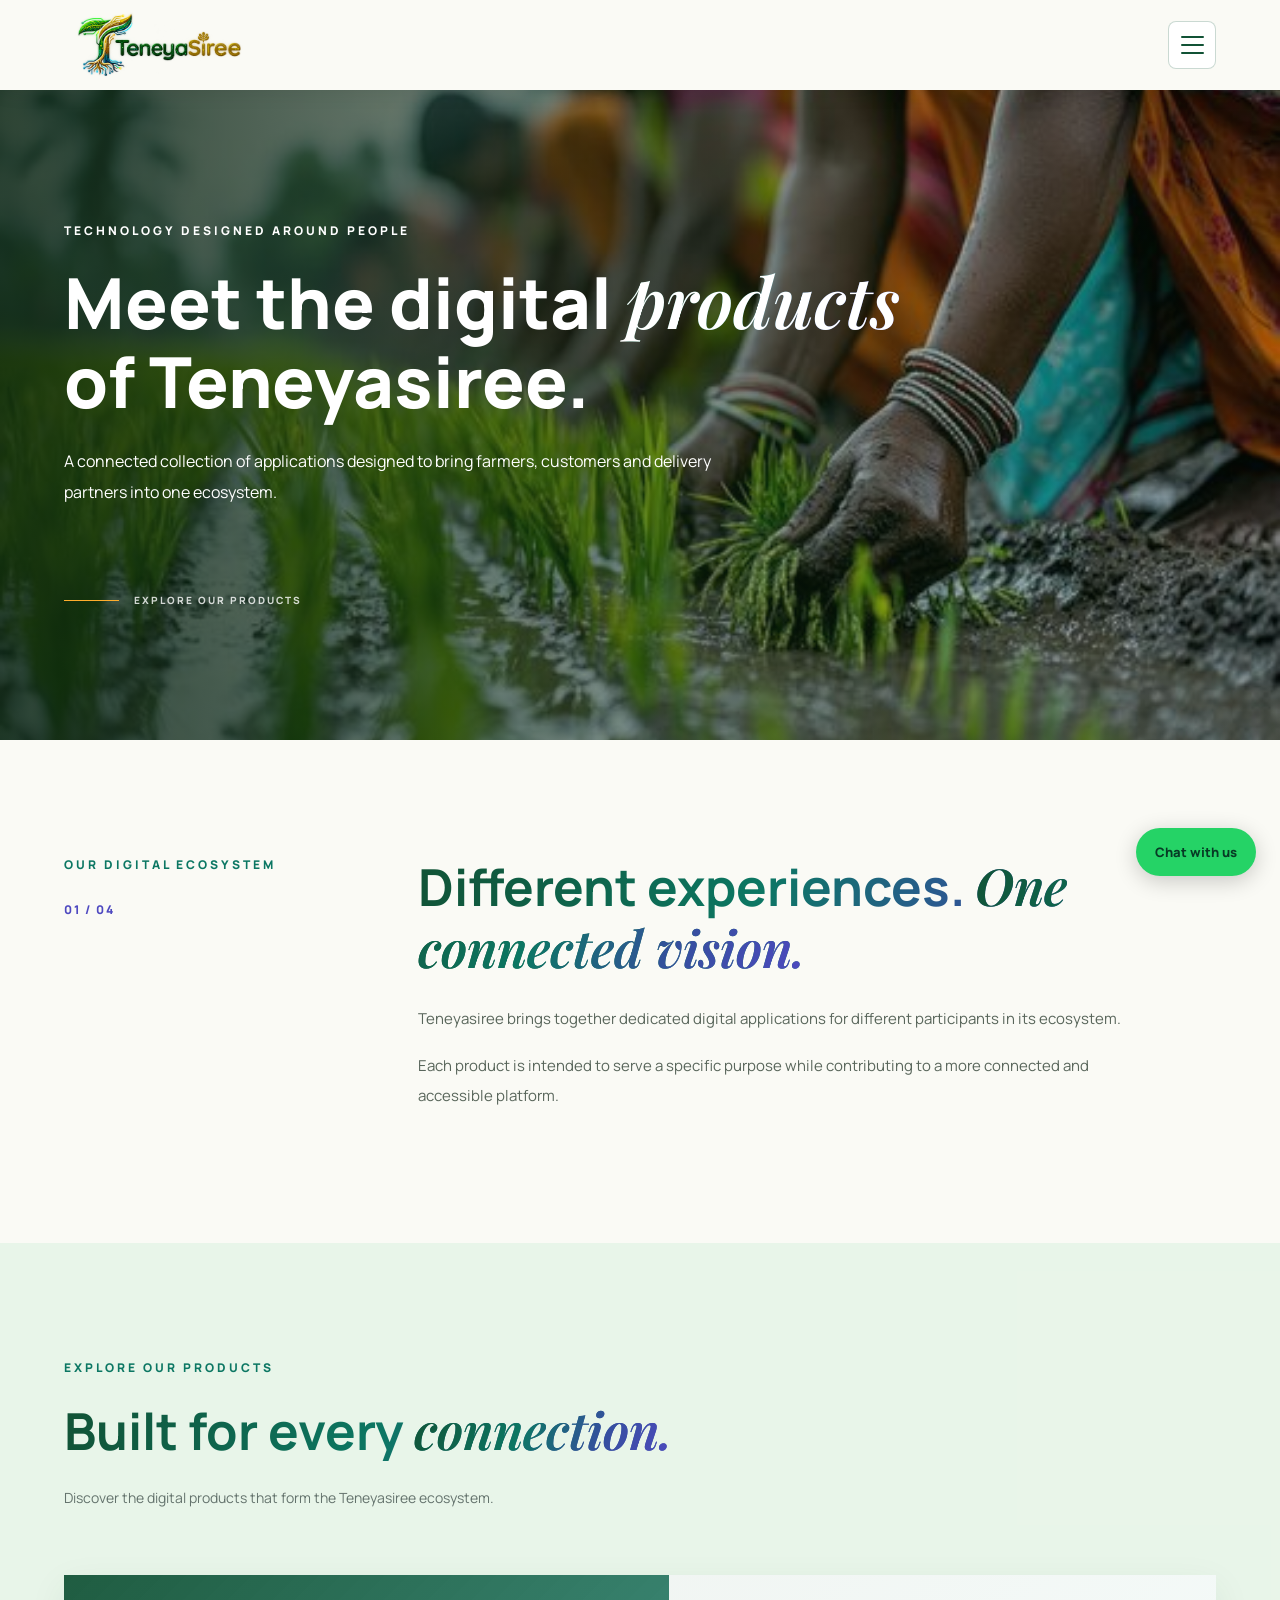
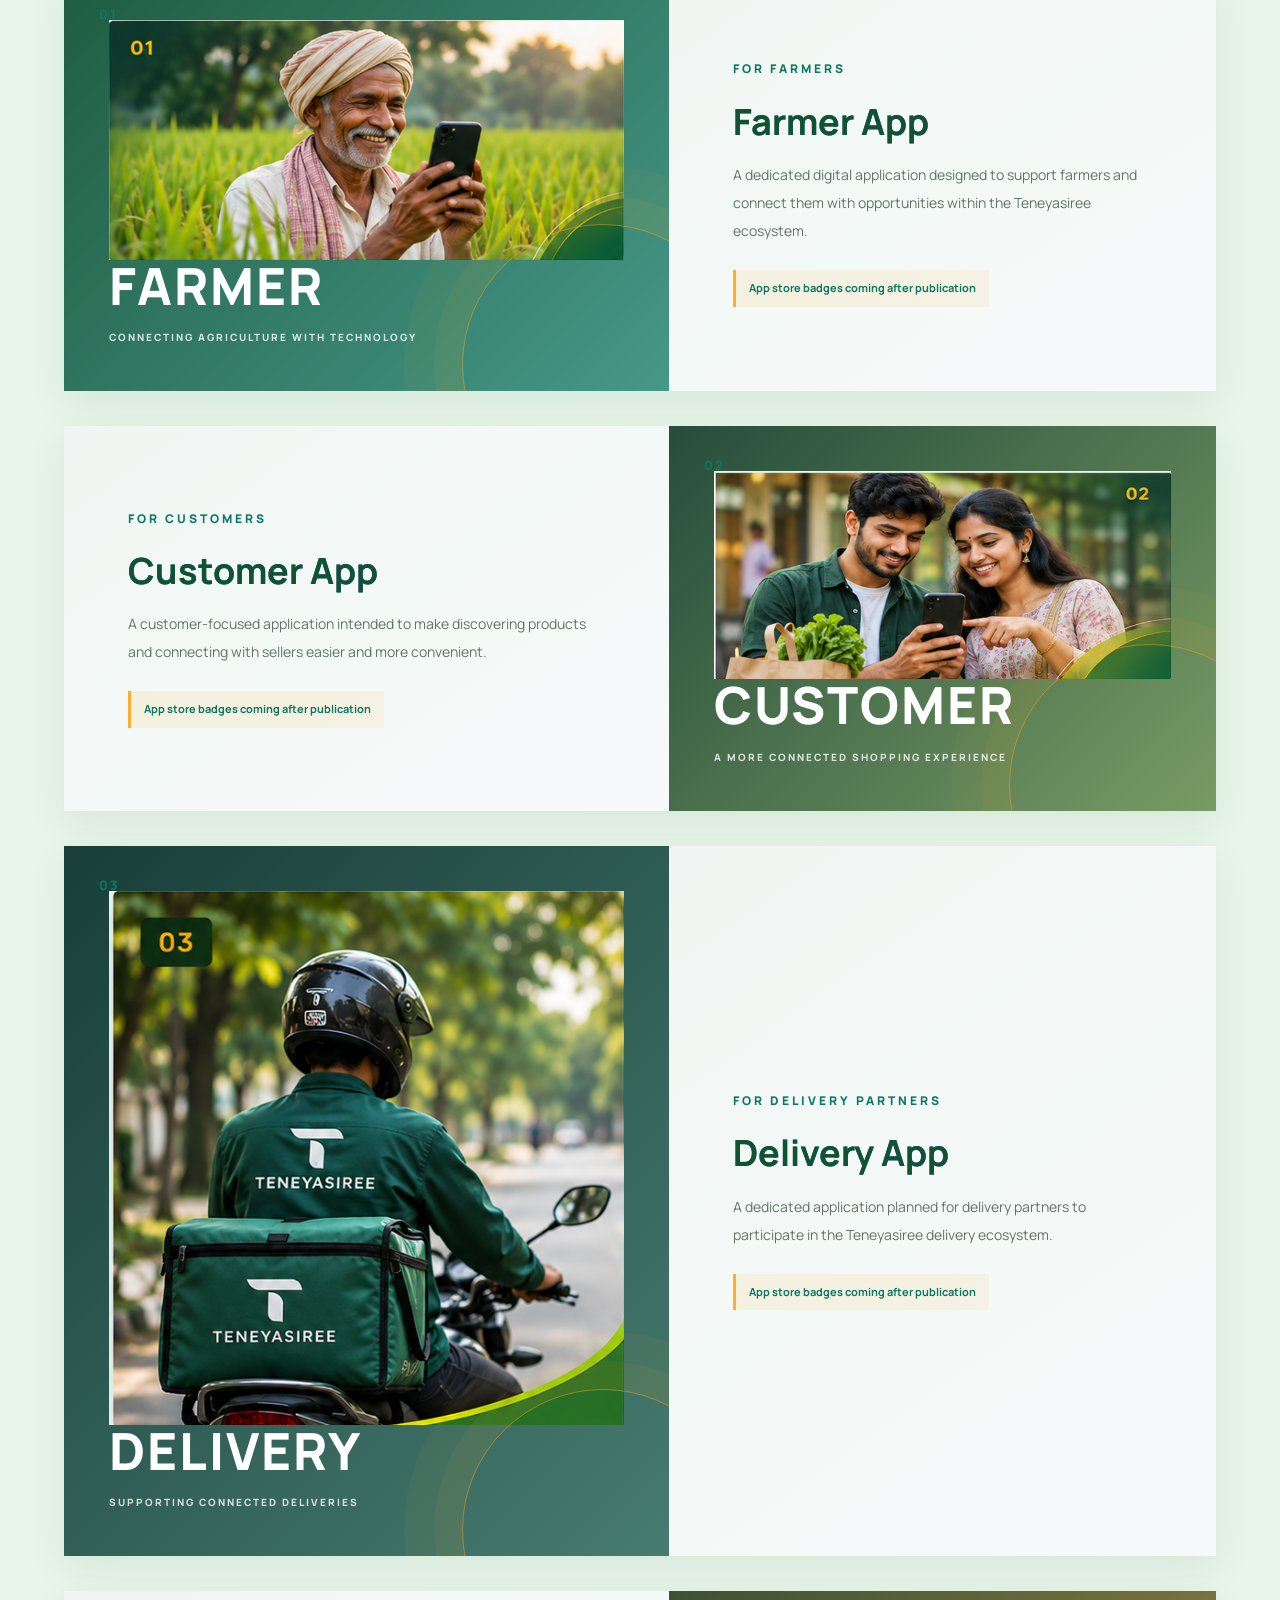
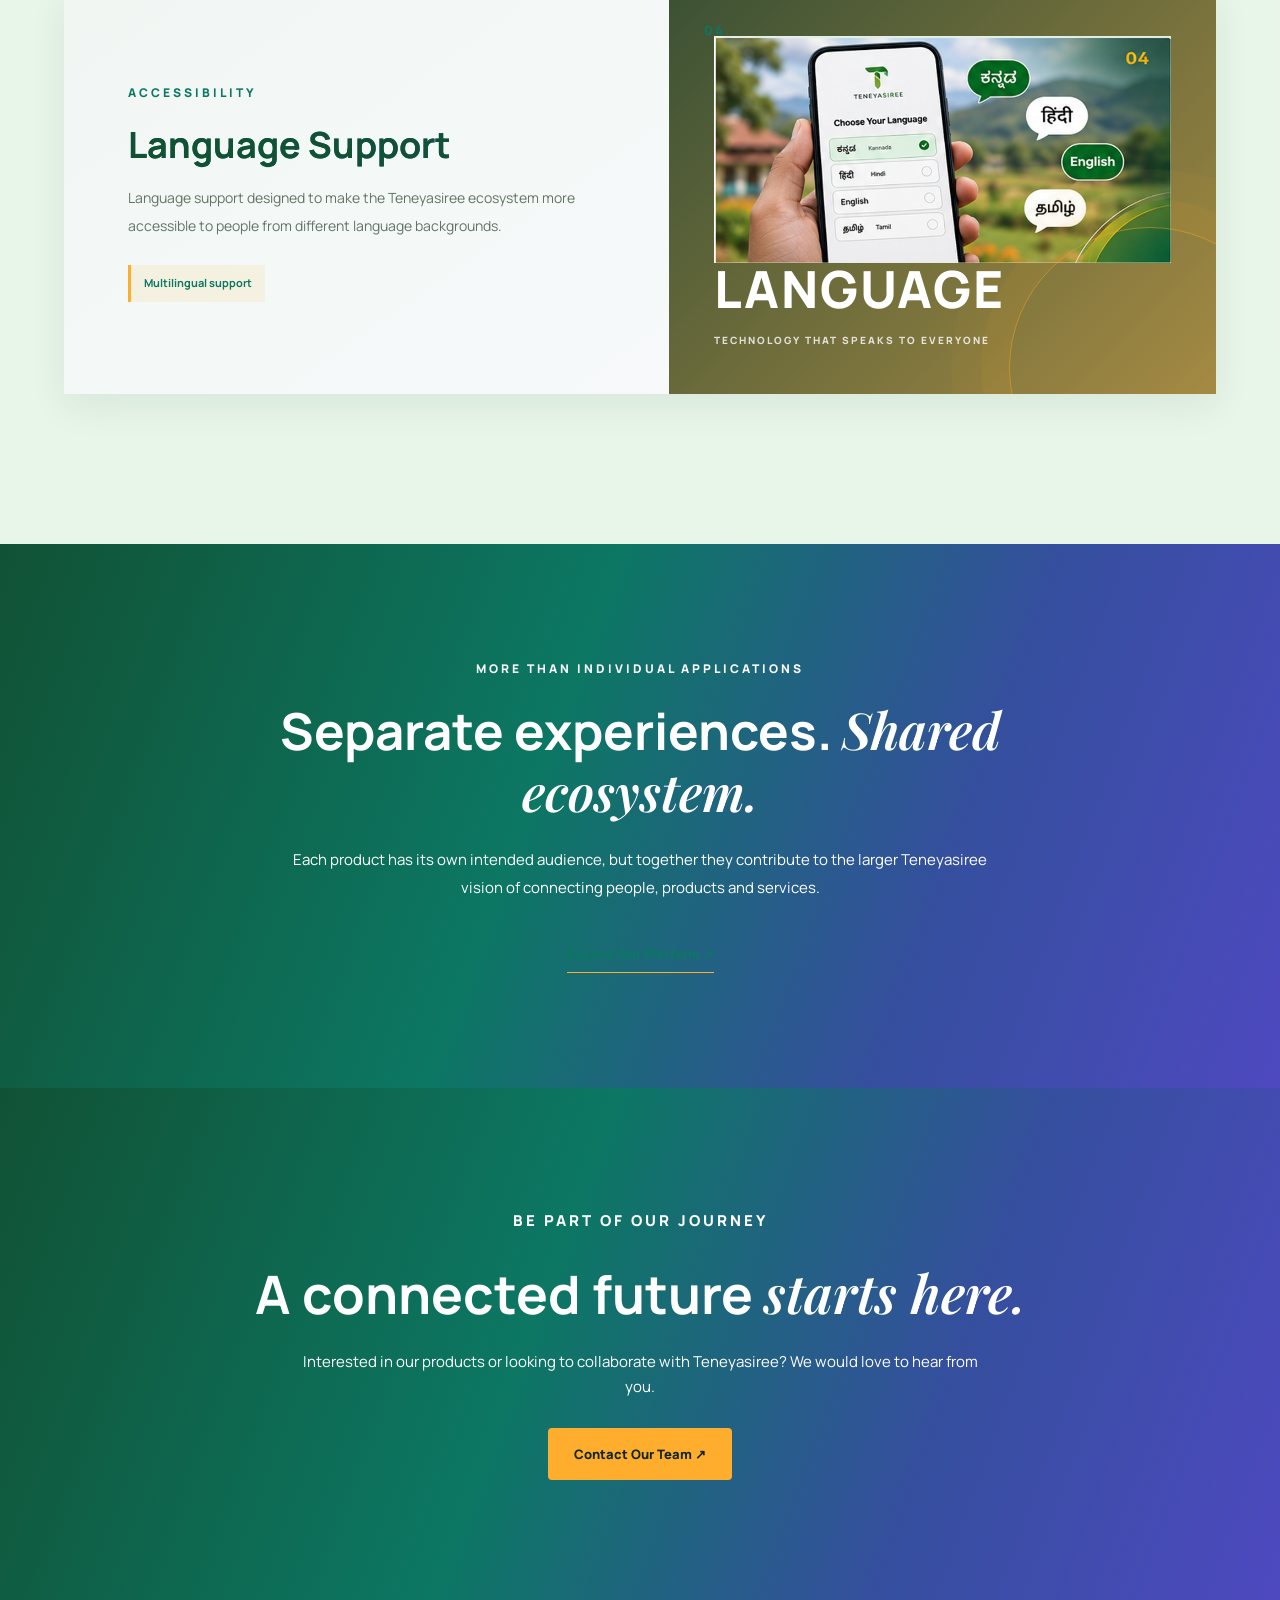
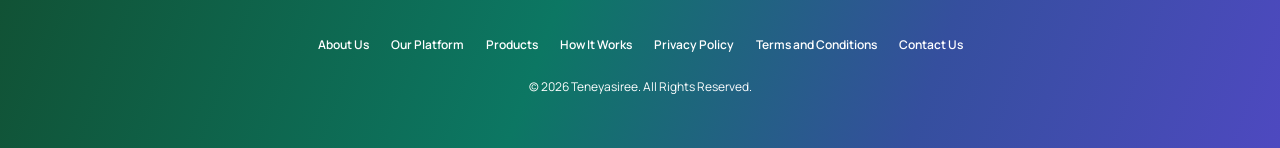
<file: products.html>
<!DOCTYPE html>
<html lang="en">
<head>
    <meta charset="UTF-8">
    <meta name="viewport" content="width=device-width, initial-scale=1.0">

    <meta name="description" content="Explore Teneyasiree's digital products, including the Farmer App, Customer App, Delivery App and multilingual language support.">

    <title>Our Products | Teneyasiree</title>

    <link rel="stylesheet" href="style.css">
</head>

<body>

    <!-- HEADER -->
    <header class="header">
        <div class="container nav-container">

            <a href="index.html" class="logo">
                <img src="assets/images/teneyasiree-logo.png"
                     alt="Teneyasiree Logo">
            </a>

            <!-- HAMBURGER BUTTON -->
            <button class="menu-toggle"
                    type="button"
                    aria-label="Open navigation menu"
                    aria-expanded="false"
                    aria-controls="site-navigation">
                <span></span>
                <span></span>
                <span></span>
            </button>

            <nav class="navbar" id="site-navigation" aria-label="Main navigation">
                <a href="index.html">Home</a>
                <a href="about.html">About Us</a>
                <a href="ai-delivery.html">AI Delivery</a>
                <a href="ai-villages-cities.html">AI Villages &amp; Cities</a>
                <a href="platform.html">Our Platform</a>
                <a href="products.html" class="active">Products</a>
                <a href="how-it-works.html">How It Works</a>
                <a href="contact.html">Contact</a>
                <a href="contact.html" class="nav-button">Get in Touch</a>
            </nav>

        </div>

        <div class="menu-backdrop" aria-hidden="true"></div>
    </header>

    <main>

        <!-- PRODUCTS HERO -->
        <section class="products-hero">
            <div class="hero-overlay">
                <div class="container products-hero-content">

                    <p class="hero-tagline">
                        TECHNOLOGY DESIGNED AROUND PEOPLE
                    </p>

                    <h1>
                        Meet the digital
                        <span class="editorial">products</span>
                        of Teneyasiree.
                    </h1>

                    <p class="hero-description">
                        A connected collection of applications
                        designed to bring farmers, customers
                        and delivery partners into one ecosystem.
                    </p>

                    <div class="hero-scroll">
                        <span class="scroll-line"></span>
                        <span>EXPLORE OUR PRODUCTS</span>
                    </div>

                </div>
            </div>
        </section>

        <!-- INTRODUCTION -->
        <section class="products-intro">

            <div class="container products-intro-grid">

                <div>
                    <p class="section-tag">OUR DIGITAL ECOSYSTEM</p>
                    <span class="story-number">01 / 04</span>
                </div>

                <div>
                    <h2>
                        Different experiences.
                        <span class="editorial">One connected vision.</span>
                    </h2>

                    <p>
                        Teneyasiree brings together dedicated
                        digital applications for different
                        participants in its ecosystem.
                    </p>

                    <p>
                        Each product is intended to serve a
                        specific purpose while contributing
                        to a more connected and accessible
                        platform.
                    </p>
                </div>

            </div>

        </section>

        <!-- PRODUCT SHOWCASE -->
        <section class="products-showcase">

            <div class="container">

                <div class="products-section-heading">
                    <p class="section-tag">EXPLORE OUR PRODUCTS</p>

                    <h2>
                        Built for every
                        <span class="editorial">connection.</span>
                    </h2>

                    <p>
                        Discover the digital products
                        that form the Teneyasiree ecosystem.
                    </p>
                </div>

                <!-- FARMER APP -->
                <article class="product-feature product-farmer">

                    <div class="product-visual">

                        <img src="assets/images/farmer-app.png"
                             alt="Farmer using a smartphone in an agricultural field">

                        <span class="product-index">01</span>

                        <span class="product-visual-title">
                            FARMER
                        </span>

                        <span class="product-visual-caption">
                            CONNECTING AGRICULTURE WITH TECHNOLOGY
                        </span>

                    </div>

                    <div class="product-information">

                        <p class="section-tag">FOR FARMERS</p>

                        <h3>Farmer App</h3>

                        <p>
                            A dedicated digital application
                            designed to support farmers and
                            connect them with opportunities
                            within the Teneyasiree ecosystem.
                        </p>

                        <span class="product-status">
                            App store badges coming after publication
                        </span>

                    </div>

                </article>

                <!-- CUSTOMER APP -->
                <article class="product-feature product-customer">

                    <div class="product-visual">

                        <img src="assets/images/customer-app.png"
                             alt="Customer using a smartphone for online shopping">

                        <span class="product-index">02</span>

                        <span class="product-visual-title">
                            CUSTOMER
                        </span>

                        <span class="product-visual-caption">
                            A MORE CONNECTED SHOPPING EXPERIENCE
                        </span>

                    </div>

                    <div class="product-information">

                        <p class="section-tag">FOR CUSTOMERS</p>

                        <h3>Customer App</h3>

                        <p>
                            A customer-focused application
                            intended to make discovering
                            products and connecting with
                            sellers easier and more convenient.
                        </p>

                        <span class="product-status">
                            App store badges coming after publication
                        </span>

                    </div>

                </article>

                <!-- DELIVERY APP -->
                <article class="product-feature product-delivery">

                    <div class="product-visual">

                        <img src="assets/images/delivery-app.png"
                             alt="Delivery partner using a smartphone">

                        <span class="product-index">03</span>

                        <span class="product-visual-title">
                            DELIVERY
                        </span>

                        <span class="product-visual-caption">
                            SUPPORTING CONNECTED DELIVERIES
                        </span>

                    </div>

                    <div class="product-information">

                        <p class="section-tag">FOR DELIVERY PARTNERS</p>

                        <h3>Delivery App</h3>

                        <p>
                            A dedicated application planned
                            for delivery partners to participate
                            in the Teneyasiree delivery ecosystem.
                        </p>

                        <span class="product-status">
                            App store badges coming after publication
                        </span>

                    </div>

                </article>

                <!-- LANGUAGE SUPPORT -->
                <article class="product-feature product-language">

                    <div class="product-visual">

                        <img src="assets/images/language-support.png"
                             alt="People using digital technology across different languages">

                        <span class="product-index">04</span>

                        <span class="product-visual-title">
                            LANGUAGE
                        </span>

                        <span class="product-visual-caption">
                            TECHNOLOGY THAT SPEAKS TO EVERYONE
                        </span>

                    </div>

                    <div class="product-information">

                        <p class="section-tag">ACCESSIBILITY</p>

                        <h3>Language Support</h3>

                        <p>
                            Language support designed to
                            make the Teneyasiree ecosystem
                            more accessible to people from
                            different language backgrounds.
                        </p>

                        <span class="product-status">
                            Multilingual support
                        </span>

                    </div>

                </article>

            </div>

        </section>

        <!-- CONNECTED ECOSYSTEM -->
        <section class="products-connection">

            <div class="container">

                <p class="section-tag">MORE THAN INDIVIDUAL APPLICATIONS</p>

                <h2>
                    Separate experiences.
                    <span class="editorial">Shared ecosystem.</span>
                </h2>

                <p>
                    Each product has its own intended audience,
                    but together they contribute to the larger
                    Teneyasiree vision of connecting people,
                    products and services.
                </p>

                <a href="platform.html" class="text-link">
                    Explore Our Platform ↗
                </a>

            </div>

        </section>

        <!-- CLOSING -->
        <section class="home-closing">

            <div class="container">

                <p class="section-tag">
                    BE PART OF OUR JOURNEY
                </p>

                <h2>
                    A connected future
                    <span class="editorial">starts here.</span>
                </h2>

                <p>
                    Interested in our products or looking
                    to collaborate with Teneyasiree?
                    We would love to hear from you.
                </p>

                <a href="contact.html" class="primary-button">
                    Contact Our Team ↗
                </a>

            </div>

        </section>

    </main>

    <!-- FOOTER -->
    <footer class="footer">

        <div class="container">

            <div style="text-align: center; margin-bottom: 28px;">

                <a href="index.html" style="display: inline-block;">

                    <img
                        src="assets/images/teneyasiree-logo.png"
                        alt="Teneyasiree Logo"
                        style="width: 260px; max-width: 75vw; height: auto; display: block; margin: 0 auto;"
                    >

                </a>

                <p style="margin-top: 12px;">
                    Bringing People, Possibilities and Opportunities Together.
                </p>

            </div>

            <div class="footer-links">

                <a href="about.html">About Us</a>
                <a href="platform.html">Our Platform</a>
                <a href="products.html">Products</a>
                <a href="how-it-works.html">How It Works</a>
                <a href="privacy.html">Privacy Policy</a>
                <a href="terms.html">Terms and Conditions</a>
                <a href="contact.html">Contact Us</a>

            </div>

            <p style="margin-top: 22px;">
                © 2026 Teneyasiree. All Rights Reserved.
            </p>

        </div>

    </footer>

    <script src="script.js"></script>

</body>
</html>

<!-- STICKY HEADER -->
</file>
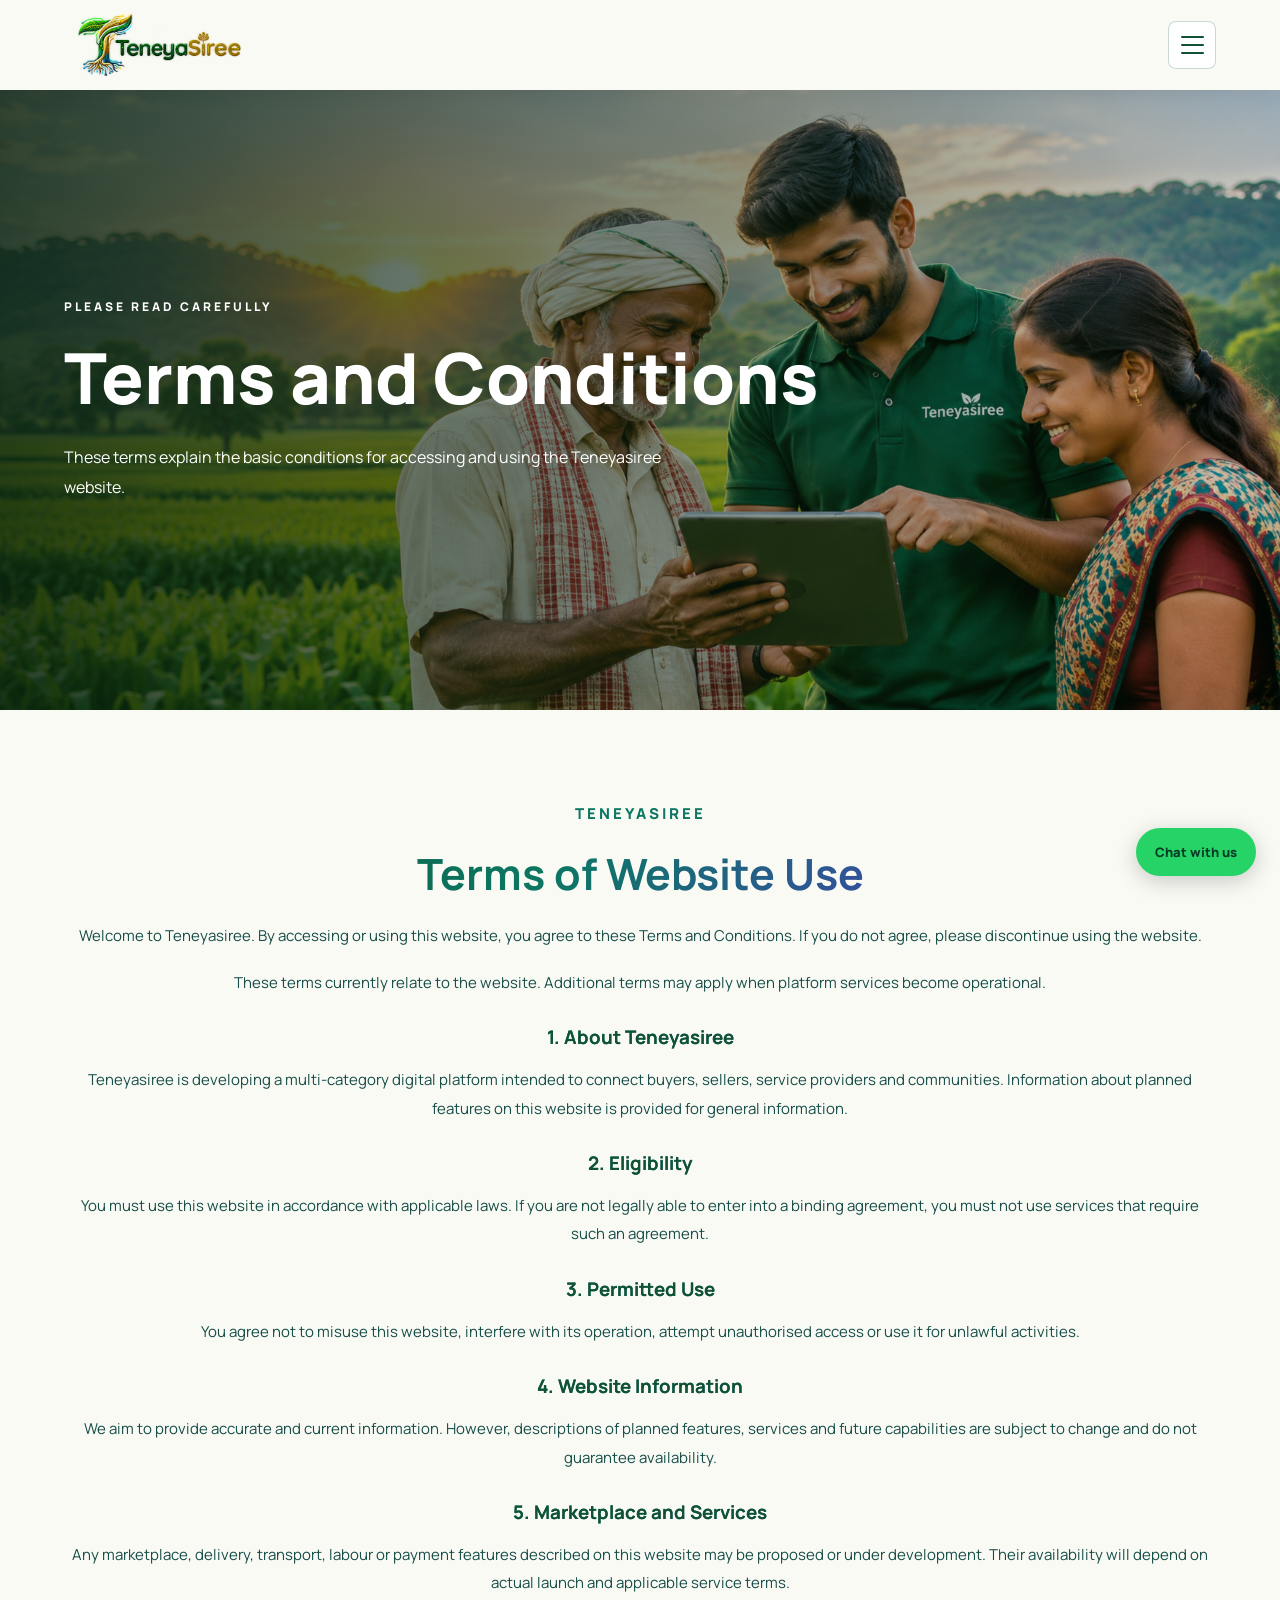
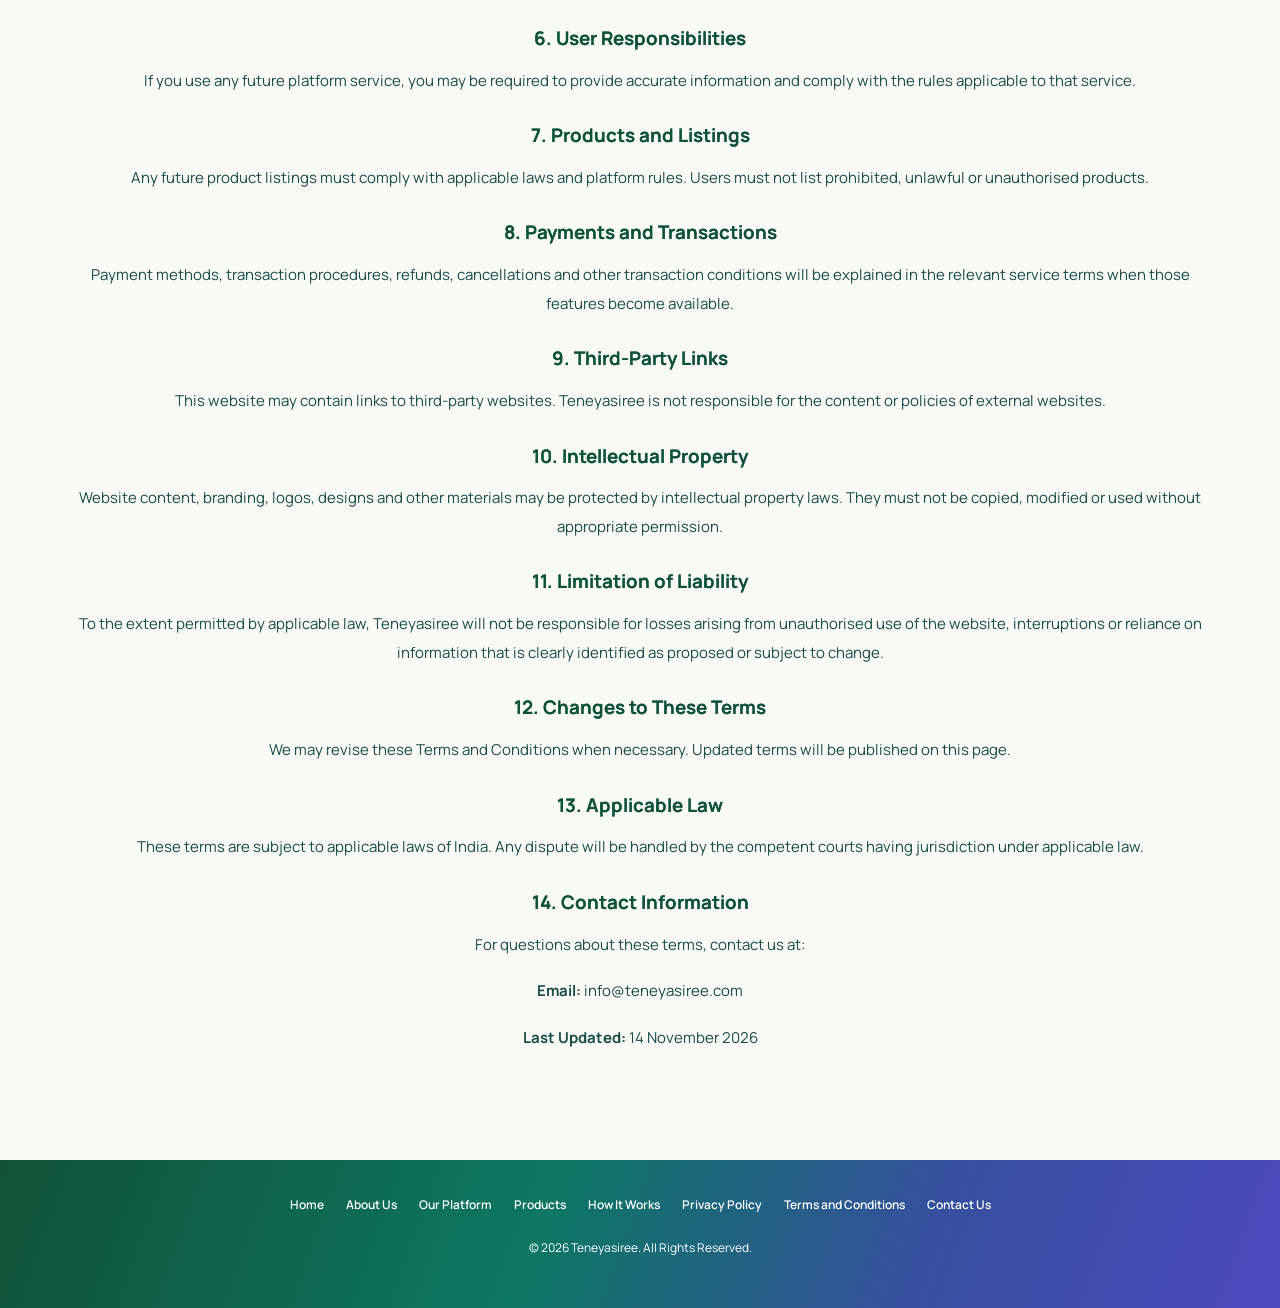
<file: terms.html>
<!DOCTYPE html>
<html lang="en">
<head>
    <meta charset="UTF-8">
    <meta name="viewport" content="width=device-width, initial-scale=1.0">
    <meta name="description" content="Read the terms and conditions for using the Teneyasiree website and proposed platform.">
    <title>Terms and Conditions | Teneyasiree</title>
    <link rel="stylesheet" href="style.css">
</head>
<body>

    <!-- Header -->
    <header class="header">
        <div class="container nav-container">

            <a href="index.html" class="logo">
                <img src="assets/images/teneyasiree-logo.png"
                     alt="Teneyasiree Logo">
            </a>

            <!-- HAMBURGER BUTTON -->
            <button class="menu-toggle"
                    type="button"
                    aria-label="Open navigation menu"
                    aria-expanded="false"
                    aria-controls="site-navigation">
                <span></span>
                <span></span>
                <span></span>
            </button>

            <nav class="navbar" id="site-navigation" aria-label="Main navigation">
                <a href="index.html">Home</a>
                <a href="about.html">About Us</a>
                <a href="ai-delivery.html">AI Delivery</a>
                <a href="ai-villages-cities.html">AI Villages &amp; Cities</a>
                <a href="platform.html">Our Platform</a>
                <a href="products.html">Products</a>
                <a href="how-it-works.html">How It Works</a>
                <a href="contact.html">Contact</a>
                <a href="contact.html" class="nav-button">Get in Touch</a>
            </nav>

        </div>

        <div class="menu-backdrop" aria-hidden="true"></div>
    </header>

    <main>

        <!-- Terms Hero -->
        <section class="about-hero">
            <div class="hero-overlay">
                <div class="container hero-content">

                    <p class="hero-tagline">PLEASE READ CAREFULLY</p>

                    <h1>Terms and Conditions</h1>

                    <p class="hero-description">
                        These terms explain the basic conditions
                        for accessing and using the Teneyasiree website.
                    </p>

                </div>
            </div>
        </section>

        <!-- Terms Content -->
        <section class="about-content">
            <div class="container">

                <p class="section-tag">TENEYASIREE</p>

                <h2>Terms of Website Use</h2>

                <p>
                    Welcome to Teneyasiree. By accessing or using
                    this website, you agree to these Terms and
                    Conditions. If you do not agree, please
                    discontinue using the website.
                </p>

                <p>
                    These terms currently relate to the website.
                    Additional terms may apply when platform
                    services become operational.
                </p>

                <h3>1. About Teneyasiree</h3>
                <p>
                    Teneyasiree is developing a multi-category
                    digital platform intended to connect buyers,
                    sellers, service providers and communities.
                    Information about planned features on this
                    website is provided for general information.
                </p>

                <h3>2. Eligibility</h3>
                <p>
                    You must use this website in accordance
                    with applicable laws. If you are not legally
                    able to enter into a binding agreement,
                    you must not use services that require
                    such an agreement.
                </p>

                <h3>3. Permitted Use</h3>
                <p>
                    You agree not to misuse this website,
                    interfere with its operation, attempt
                    unauthorised access or use it for unlawful
                    activities.
                </p>

                <h3>4. Website Information</h3>
                <p>
                    We aim to provide accurate and current
                    information. However, descriptions of
                    planned features, services and future
                    capabilities are subject to change and
                    do not guarantee availability.
                </p>

                <h3>5. Marketplace and Services</h3>
                <p>
                    Any marketplace, delivery, transport,
                    labour or payment features described
                    on this website may be proposed or
                    under development. Their availability
                    will depend on actual launch and
                    applicable service terms.
                </p>

                <h3>6. User Responsibilities</h3>
                <p>
                    If you use any future platform service,
                    you may be required to provide accurate
                    information and comply with the rules
                    applicable to that service.
                </p>

                <h3>7. Products and Listings</h3>
                <p>
                    Any future product listings must comply
                    with applicable laws and platform rules.
                    Users must not list prohibited, unlawful
                    or unauthorised products.
                </p>

                <h3>8. Payments and Transactions</h3>
                <p>
                    Payment methods, transaction procedures,
                    refunds, cancellations and other
                    transaction conditions will be explained
                    in the relevant service terms when
                    those features become available.
                </p>

                <h3>9. Third-Party Links</h3>
                <p>
                    This website may contain links to
                    third-party websites. Teneyasiree is
                    not responsible for the content or
                    policies of external websites.
                </p>

                <h3>10. Intellectual Property</h3>
                <p>
                    Website content, branding, logos,
                    designs and other materials may be
                    protected by intellectual property laws.
                    They must not be copied, modified or
                    used without appropriate permission.
                </p>

                <h3>11. Limitation of Liability</h3>
                <p>
                    To the extent permitted by applicable law,
                    Teneyasiree will not be responsible for
                    losses arising from unauthorised use
                    of the website, interruptions or reliance
                    on information that is clearly identified
                    as proposed or subject to change.
                </p>

                <h3>12. Changes to These Terms</h3>
                <p>
                    We may revise these Terms and Conditions
                    when necessary. Updated terms will be
                    published on this page.
                </p>

                <h3>13. Applicable Law</h3>
                <p>
                    These terms are subject to applicable
                    laws of India. Any dispute will be
                    handled by the competent courts
                    having jurisdiction under applicable law.
                </p>

                <h3>14. Contact Information</h3>
                <p>
                    For questions about these terms,
                    contact us at:
                </p>

                <p>
                    <strong>Email:</strong>
                    <a href="mailto:info@teneyasiree.com">
                        info@teneyasiree.com
                    </a>
                </p>

                <p>
                    <strong>Last Updated:</strong> 14 November 2026
                </p>

            </div>
        </section>

    </main>

    <!-- Footer -->
    <footer class="footer">
        <div class="container">

            <div style="text-align: center; margin-bottom: 28px;">

                <a href="index.html" style="display: inline-block;">

                    <img
                        src="assets/images/teneyasiree-logo.png"
                        alt="Teneyasiree Logo"
                        style="width: 260px; max-width: 75vw; height: auto; display: block; margin: 0 auto;"
                    >

                </a>

                <p style="margin-top: 12px;">
                    Bringing People, Possibilities and Opportunities Together.
                </p>

            </div>

            <div class="footer-links">
                <a href="index.html">Home</a>
                <a href="about.html">About Us</a>
                <a href="platform.html">Our Platform</a>
                <a href="products.html">Products</a>
                <a href="how-it-works.html">How It Works</a>
                <a href="privacy.html">Privacy Policy</a>
                <a href="terms.html">Terms and Conditions</a>
                <a href="contact.html">Contact Us</a>
            </div>

            <p style="margin-top: 22px;">
                © 2026 Teneyasiree. All Rights Reserved.
            </p>

        </div>
    </footer>

    <script src="script.js"></script>

</body>
</html>
</file>
<file: style.css>
@import url('https://fonts.googleapis.com/css2?family=Manrope:wght@400;500;600;700;800&family=Playfair+Display:ital,wght@1,500;1,600;1,700&display=swap');

/* =====================================
   TENEYASIREE DESIGN SYSTEM
===================================== */

:root {
    --deep-green: #115235;
    --primary-green: #0C7763;
    --forest: #183E78;
    --brand-blue: #354F9E;
    --brand-indigo: #4E49C0;
    --brand-gradient: linear-gradient(110deg, #115235 0%, #0C7763 42%, #354F9E 72%, #4E49C0 100%);
    --gold: #FFAD2C;
    --cream: #FAFAF8;
    --dark: #10251F;
    --muted: #64736D;
    --white: #FFFFFF;
    --border: rgba(17, 82, 53, 0.18);
}

* {
    margin: 0;
    padding: 0;
    box-sizing: border-box;
}

html {
    scroll-behavior: smooth;
}

body {
    font-family: 'Manrope', sans-serif;
    color: var(--dark);
    background-color: var(--cream);
    line-height: 1.7;
}

a {
    text-decoration: none;
    color: inherit;
}

img {
    max-width: 100%;
}

.container {
    width: 90%;
    max-width: 1200px;
    margin: auto;
}

.editorial {
    font-family: 'Playfair Display', serif;
    font-style: italic;
    font-weight: 600;
}

/* =====================================
   HEADER
===================================== */

.header {
    position: relative;
    z-index: 100;
    background: rgba(250, 250, 245, 0.97);
    box-shadow: 0 3px 18px rgba(0,0,0,0.05);
}

.nav-container {
    min-height: 90px;
    display: flex;
    align-items: center;
    justify-content: space-between;
    gap: 25px;
}

.logo {
    display: inline-flex;
    align-items: center;
    flex-shrink: 0;
}

.logo img {
    display: block;
    width: 190px;
    max-height: 75px;
    object-fit: contain;
}

.navbar {
    display: flex;
    align-items: center;
    justify-content: flex-end;
    gap: 25px;
}

.navbar a {
    font-size: 13px;
    font-weight: 700;
    color: var(--dark);
    transition: color 0.25s ease;
}

.navbar a:hover,
.navbar a.active {
    color: var(--primary-green);
}

.navbar .nav-button {
    padding: 11px 20px;
    border-radius: 4px;
    background: var(--deep-green);
    color: var(--white);
}

.navbar .nav-button:hover {
    background: var(--gold);
    color: var(--dark);
}

/* =====================================
   COMMON HERO SECTIONS
===================================== */

.home-hero,
.about-hero,
.platform-hero,
.how-hero,
.contact-hero {
    position: relative;
    min-height: 620px;
    display: flex;
    align-items: center;
    background-size: cover;
    background-position: center;
    background-repeat: no-repeat;
    color: var(--white);
}

.home-hero {
    background-image: url("assets/images/home-bg.png");
    min-height: 720px;
}

.about-hero {
    background-image: url("assets/images/about-bg.png");
}

.platform-hero {
    background-image: url("assets/images/platform-bg.png");
}

.how-hero {
    background-image: url("assets/images/how-it-works-bg.png");
}

.contact-hero {
    background-image: url("assets/images/contact-bg.png");
}

.hero-overlay {
    width: 100%;
    min-height: 620px;
    display: flex;
    align-items: center;
    background: linear-gradient(
        90deg,
        rgba(10, 35, 15, 0.84),
        rgba(10, 35, 15, 0.18)
    );
}

.home-hero .hero-overlay {
    min-height: 720px;
}

.hero-content {
    padding-top: 75px;
    padding-bottom: 75px;
}

.hero-tagline,
.section-tag {
    color: var(--gold);
    font-size: 12px;
    font-weight: 800;
    letter-spacing: 3px;
    margin-bottom: 20px;
}

.hero-content h1 {
    max-width: 850px;
    font-size: clamp(42px, 5.5vw, 72px);
    line-height: 1.12;
    font-weight: 800;
    margin-bottom: 25px;
    animation: heroReveal 0.9s ease both;
}

.hero-description {
    max-width: 660px;
    font-size: 16px;
    line-height: 1.9;
    color: rgba(255,255,255,0.92);
    animation: heroReveal 1.2s ease both;
}

@keyframes heroReveal {
    from {
        opacity: 0;
        transform: translateY(22px);
    }
    to {
        opacity: 1;
        transform: translateY(0);
    }
}

.hero-scroll {
    display: flex;
    align-items: center;
    gap: 15px;
    margin-top: 85px;
    color: rgba(255,255,255,0.8);
    font-size: 10px;
    font-weight: 800;
    letter-spacing: 2px;
}

.scroll-line {
    width: 55px;
    height: 1px;
    background: var(--gold);
}

/* =====================================
   HOME INTRODUCTION / STORY
===================================== */

.home-intro {
    padding: 125px 0;
    background: rgba(250,250,245,0.94);
}

.home-story-grid {
    display: grid;
    grid-template-columns: 0.7fr 2fr;
    gap: 75px;
}

.story-label {
    display: flex;
    flex-direction: column;
    align-items: flex-start;
    justify-content: space-between;
}

.story-label .section-tag {
    color: var(--primary-green);
}

.story-number {
    color: #89968B;
    font-size: 12px;
    letter-spacing: 2px;
    font-weight: 800;
}

.story-content h2 {
    max-width: 800px;
    color: var(--deep-green);
    font-size: clamp(32px, 4vw, 51px);
    line-height: 1.2;
    margin-bottom: 28px;
}

.story-content p {
    max-width: 700px;
    color: #59665B;
    font-size: 15px;
    line-height: 2;
    margin-bottom: 18px;
}

/* =====================================
   TEXT LINKS
===================================== */

.text-link {
    display: inline-flex;
    align-items: center;
    gap: 10px;
    margin-top: 20px;
    padding-bottom: 7px;
    color: var(--deep-green);
    border-bottom: 1px solid var(--gold);
    font-size: 13px;
    font-weight: 800;
    transition: 0.3s ease;
}

.text-link span {
    transition: transform 0.3s ease;
}

.text-link:hover {
    color: var(--primary-green);
}

.text-link:hover span {
    transform: translate(4px, -4px);
}

/* =====================================
   ECOSYSTEM SECTION
===================================== */

.ecosystem-section {
    padding: 115px 0;
    background: rgba(232,245,233,0.96);
}

.ecosystem-heading {
    display: flex;
    justify-content: space-between;
    align-items: flex-end;
    gap: 45px;
    margin-bottom: 60px;
}

.ecosystem-heading .section-tag {
    color: var(--primary-green);
}

.ecosystem-heading h2 {
    max-width: 700px;
    color: var(--deep-green);
    font-size: clamp(32px, 4vw, 50px);
    line-height: 1.2;
}

.ecosystem-heading > p {
    max-width: 300px;
    color: var(--muted);
    font-size: 14px;
    line-height: 1.9;
}

.ecosystem-list {
    border-top: 1px solid var(--border);
}

.ecosystem-item {
    display: grid;
    grid-template-columns: 65px 1.2fr 1fr 45px;
    align-items: center;
    gap: 25px;
    padding: 28px 12px;
    border-bottom: 1px solid var(--border);
    transition: background 0.3s ease, padding 0.3s ease;
}

.ecosystem-item:hover {
    padding-left: 24px;
    padding-right: 24px;
    background: rgba(255,255,255,0.65);
}

.ecosystem-number {
    color: var(--primary-green);
    font-size: 12px;
    font-weight: 800;
}

.ecosystem-name {
    color: var(--deep-green);
    font-size: 19px;
    font-weight: 800;
}

.ecosystem-description {
    color: #647365;
    font-size: 13px;
}

.ecosystem-arrow {
    color: var(--deep-green);
    font-size: 25px;
    text-align: right;
    transition: transform 0.3s ease;
}

.ecosystem-item:hover .ecosystem-arrow {
    transform: translate(5px, -5px);
}

.ecosystem-footer {
    display: flex;
    align-items: center;
    justify-content: space-between;
    margin-top: 35px;
}

.ecosystem-footer > span {
    color: #78877B;
    font-size: 10px;
    font-weight: 800;
    letter-spacing: 2px;
}

/* =====================================
   CONNECTION JOURNEY
===================================== */

.connection-section {
    padding: 120px 0;
    background: rgba(250,250,245,0.96);
    text-align: center;
}

.connection-section .section-tag {
    color: var(--primary-green);
}

.connection-section h2 {
    max-width: 750px;
    margin: 0 auto 65px;
    color: var(--deep-green);
    font-size: clamp(32px,4vw,48px);
    line-height: 1.25;
}

.connection-journey {
    display: grid;
    grid-template-columns: 1fr 60px 1fr 60px 1fr;
    align-items: center;
    gap: 10px;
}

.connection-person {
    padding: 35px 22px;
    border-top: 3px solid var(--primary-green);
    background: rgba(255,255,255,0.9);
    text-align: left;
    transition: transform 0.3s ease, box-shadow 0.3s ease;
}

.connection-person:hover {
    transform: translateY(-7px);
    box-shadow: 0 12px 35px rgba(0,0,0,0.08);
}

.connection-featured {
    background: var(--deep-green);
    border-top-color: var(--gold);
    color: var(--white);
}

.connection-index {
    display: block;
    margin-bottom: 22px;
    color: var(--primary-green);
    font-size: 11px;
    font-weight: 800;
}

.connection-featured .connection-index {
    color: var(--gold);
}

.connection-person h3 {
    margin-bottom: 12px;
    font-size: 20px;
}

.connection-featured h3 {
    color: var(--white);
}

.connection-person p {
    color: #738074;
    font-size: 13px;
    line-height: 1.8;
}

.connection-featured p {
    color: rgba(255,255,255,0.8);
}

.connection-symbol {
    color: var(--gold);
    font-size: 25px;
}

.journey-note {
    margin-top: 30px;
    color: var(--muted);
    font-size: 13px;
}

/* =====================================
   CLOSING SECTION
===================================== */

.home-closing,
.about-closing,
.platform-closing,
.how-closing,
.contact-closing {
    padding: 120px 0;
    background: rgba(232,245,233,0.96);
    text-align: center;
}

.home-closing .container,
.about-closing .container,
.platform-closing .container,
.how-closing .container,
.contact-closing .container {
    max-width: 850px;
}

.home-closing .section-tag {
    color: var(--primary-green);
}

.home-closing h2,
.about-closing h2,
.platform-closing h2,
.how-closing h2,
.contact-closing h2 {
    margin-bottom: 22px;
    color: var(--deep-green);
    font-size: clamp(34px,4.5vw,53px);
    line-height: 1.2;
}

.home-closing p,
.about-closing p,
.platform-closing p,
.how-closing p,
.contact-closing p {
    max-width: 700px;
    margin: 0 auto 28px;
    color: #647365;
    font-size: 15px;
}

/* =====================================
   BUTTONS
===================================== */

.primary-button,
.secondary-button {
    display: inline-block;
    padding: 15px 26px;
    border-radius: 4px;
    font-size: 13px;
    font-weight: 800;
    transition: 0.3s ease;
}

.primary-button {
    background: var(--deep-green);
    color: var(--white);
}

.primary-button:hover {
    background: var(--gold);
    color: var(--dark);
    transform: translateY(-3px);
}

.secondary-button {
    border: 2px solid var(--white);
    color: var(--white);
}

.secondary-button:hover {
    background: var(--white);
    color: var(--deep-green);
}

/* =====================================
   OTHER PAGE CONTENT
===================================== */

.about-content,
.platform-content,
.how-content,
.contact-content {
    padding: 90px 0;
    background: rgba(250,250,245,0.96);
    text-align: center;
}

.about-content h2,
.platform-content h2,
.how-content h2,
.contact-content h2 {
    color: var(--deep-green);
    font-size: clamp(30px,4vw,43px);
    line-height: 1.25;
    margin-bottom: 22px;
}

.about-content h3,
.platform-content h3,
.how-content h3,
.contact-content h3 {
    color: var(--deep-green);
    margin-top: 25px;
    margin-bottom: 12px;
}

.about-content p,
.platform-content p,
.how-content p,
.contact-content p {
    font-size: 15px;
    line-height: 1.9;
    margin-bottom: 18px;
}

/* =====================================
   CARDS ON OTHER PAGES
===================================== */

.card-grid,
.platform-grid,
.process-grid,
.contact-grid,
.journey-grid {
    display: grid;
    grid-template-columns: repeat(3,1fr);
    gap: 25px;
    margin-top: 45px;
}

.info-card,
.platform-card,
.process-card,
.contact-card,
.journey-card {
    padding: 30px 25px;
    background: rgba(255,255,255,0.96);
    border-radius: 8px;
    border-bottom: 3px solid var(--primary-green);
    box-shadow: 0 8px 25px rgba(0,0,0,0.05);
    transition: 0.3s ease;
}

.info-card:hover,
.platform-card:hover,
.process-card:hover,
.contact-card:hover,
.journey-card:hover {
    transform: translateY(-6px);
    box-shadow: 0 15px 35px rgba(0,0,0,0.1);
}

.info-card h3,
.platform-card h3,
.process-card h3,
.contact-card h3,
.journey-card h3 {
    margin: 0 0 12px;
    font-size: 19px;
}

.info-card p,
.platform-card p,
.process-card p,
.contact-card p,
.journey-card p {
    font-size: 13px;
}

/* =====================================
   PLATFORM HIGHLIGHTS
===================================== */

.platform-highlights,
.journey-section {
    padding: 90px 0;
    background: rgba(232,245,233,0.96);
    text-align: center;
}

.platform-highlights ul {
    max-width: 750px;
    margin: 30px auto;
    list-style: none;
    text-align: left;
}

.platform-highlights li {
    padding: 13px 15px;
    margin-bottom: 10px;
    background: rgba(255,255,255,0.95);
    border-left: 3px solid var(--gold);
}

/* =====================================
   PROCESS CARDS
===================================== */

.process-grid {
    grid-template-columns: repeat(4,1fr);
}

.process-card {
    text-align: center;
}

.process-card .number {
    width: 48px;
    height: 48px;
    display: flex;
    align-items: center;
    justify-content: center;
    margin: 0 auto 20px;
    border-radius: 50%;
    background: var(--deep-green);
    color: white;
    font-weight: 800;
}

/* =====================================
   CONTACT CARDS
===================================== */

.contact-card {
    text-align: center;
}

.contact-card a {
    color: var(--primary-green);
    font-size: 13px;
    font-weight: 800;
    overflow-wrap: anywhere;
}

/* =====================================
   FOOTER
===================================== */

.footer {
    padding: 35px 0;
    background: var(--deep-green);
    color: var(--white);
    text-align: center;
}

.footer p {
    font-size: 12px;
    margin-bottom: 15px;
}

.footer-links {
    display: flex;
    flex-wrap: wrap;
    justify-content: center;
    gap: 22px;
}

.footer-links a {
    color: rgba(255,255,255,0.85);
    font-size: 12px;
    font-weight: 600;
}

.footer-links a:hover {
    color: var(--gold);
}

/* =====================================
   RESPONSIVE DESIGN
===================================== */

@media(max-width:1000px) {

    .nav-container {
        flex-direction: column;
        padding: 15px 0;
        gap: 15px;
    }

    .navbar {
        justify-content: center;
        flex-wrap: wrap;
        gap: 15px 22px;
    }

    .home-story-grid {
        grid-template-columns: 1fr;
        gap: 25px;
    }

    .story-label {
        flex-direction: row;
    }

    .card-grid,
    .platform-grid,
    .contact-grid,
    .journey-grid {
        grid-template-columns: repeat(2,1fr);
    }

    .process-grid {
        grid-template-columns: repeat(2,1fr);
    }

    .ecosystem-heading {
        align-items: flex-start;
        flex-direction: column;
    }
}

@media(max-width:650px) {

    .container {
        width: 92%;
    }

    .logo img {
        width: 155px;
        max-height: 65px;
    }

    .navbar {
        gap: 12px 16px;
    }

    .navbar a {
        font-size: 11px;
    }

    .home-hero {
        min-height: 600px;
    }

    .home-hero .hero-overlay {
        min-height: 600px;
    }

    .hero-content {
        padding-top: 60px;
        padding-bottom: 60px;
    }

    .hero-content h1 {
        font-size: 39px;
    }

    .hero-description {
        font-size: 14px;
    }

    .hero-scroll {
        margin-top: 55px;
    }

    .home-intro,
    .ecosystem-section,
    .connection-section {
        padding: 75px 0;
    }

    .ecosystem-item {
        grid-template-columns: 35px 1fr 30px;
        gap: 12px;
        padding: 22px 5px;
    }

    .ecosystem-name {
        font-size: 15px;
    }

    .ecosystem-description {
        display: none;
    }

    .ecosystem-arrow {
        font-size: 21px;
    }

    .ecosystem-footer {
        align-items: flex-start;
        flex-direction: column;
        gap: 10px;
    }

    .connection-journey {
        grid-template-columns: 1fr;
        gap: 12px;
    }

    .connection-symbol {
        transform: rotate(90deg);
    }

    .connection-person {
        text-align: center;
    }

    .home-closing,
    .about-closing,
    .platform-closing,
    .how-closing,
    .contact-closing {
        padding: 75px 0;
    }

    .card-grid,
    .platform-grid,
    .process-grid,
    .contact-grid,
    .journey-grid {
        grid-template-columns: 1fr;
    }

    .footer-links {
        gap: 12px;
    }
}

/* REDUCED MOTION ACCESSIBILITY */
@media(prefers-reduced-motion: reduce) {
    *,
    *::before,
    *::after {
        animation-duration: 0.01ms !important;
        transition-duration: 0.01ms !important;
        scroll-behavior: auto !important;
    }
}

/* =====================================
   PREMIUM SMOOTH SCROLL REVEALS
===================================== */

.reveal-element {
    opacity: 0;
    transform: translateY(28px);
    transition:
        opacity 0.85s cubic-bezier(0.22, 1, 0.36, 1),
        transform 0.85s cubic-bezier(0.22, 1, 0.36, 1);
    transition-delay: var(--reveal-delay, 0ms);
}

.reveal-element.reveal-visible {
    opacity: 1;
    transform: translateY(0);
}

/* Smooth image hover */
.home-hero,
.about-hero,
.platform-hero,
.how-hero,
.contact-hero {
    transition: background-position 0.6s ease;
}

/* Smooth ecosystem interactions */
.ecosystem-item {
    transition:
        padding 0.45s cubic-bezier(0.22, 1, 0.36, 1),
        background 0.35s ease;
}

.ecosystem-arrow {
    transition: transform 0.35s ease;
}

/* Smooth card interactions */
.info-card,
.platform-card,
.process-card,
.contact-card,
.journey-card,
.connection-person {
    transition:
        transform 0.4s cubic-bezier(0.22, 1, 0.36, 1),
        box-shadow 0.4s ease;
}

/* Navigation smoothness */
.navbar a,
.text-link,
.primary-button {
    transition: all 0.3s ease;
}

/* Accessibility */
@media (prefers-reduced-motion: reduce) {
    .reveal-element {
        opacity: 1;
        transform: none;
        transition: none;
    }
}

/* =====================================
   TENEYASIREE PRODUCTS PAGE
===================================== */

.products-hero {
    position: relative;
    min-height: 650px;
    display: flex;
    align-items: center;
    color: var(--white);
    background-image: url("assets/images/platform-bg.png");
    background-size: cover;
    background-position: center;
    background-repeat: no-repeat;
}

.products-hero .hero-overlay {
    min-height: 650px;
}

.products-hero-content {
    padding-top: 75px;
    padding-bottom: 75px;
}

.products-hero-content h1 {
    max-width: 850px;
    font-size: clamp(42px, 5.5vw, 72px);
    line-height: 1.12;
    font-weight: 800;
    margin-bottom: 25px;
    animation: heroReveal 0.9s ease both;
}

/* INTRODUCTION */

.products-intro {
    padding: 115px 0;
    background: rgba(250, 250, 245, 0.96);
}

.products-intro-grid {
    display: grid;
    grid-template-columns: 0.7fr 2fr;
    gap: 75px;
}

.products-intro-grid .section-tag,
.products-section-heading .section-tag,
.product-information .section-tag,
.products-connection .section-tag {
    color: var(--primary-green);
}

.products-intro-grid h2,
.products-section-heading h2,
.products-connection h2 {
    color: var(--deep-green);
    font-size: clamp(32px, 4vw, 51px);
    line-height: 1.2;
    margin-bottom: 25px;
}

.products-intro-grid p:not(.section-tag) {
    max-width: 720px;
    color: #59665B;
    font-size: 15px;
    line-height: 2;
    margin-bottom: 17px;
}

/* PRODUCT SHOWCASE */

.products-showcase {
    padding: 115px 0;
    background: rgba(232, 245, 233, 0.97);
}

.products-section-heading {
    max-width: 760px;
    margin-bottom: 65px;
}

.products-section-heading > p:last-child {
    color: var(--muted);
    font-size: 14px;
}

.product-feature {
    display: grid;
    grid-template-columns: 1.05fr 0.95fr;
    align-items: stretch;
    min-height: 340px;
    margin-bottom: 35px;
    overflow: hidden;
    background: rgba(255, 255, 255, 0.96);
    box-shadow: 0 12px 35px rgba(17, 82, 53, 0.08);
    transition:
        transform 0.45s cubic-bezier(0.22, 1, 0.36, 1),
        box-shadow 0.45s ease;
}

.product-feature:hover {
    transform: translateY(-7px);
    box-shadow: 0 22px 45px rgba(17, 82, 53, 0.13);
}

.product-feature:nth-of-type(even) .product-visual {
    order: 2;
}

/* PRODUCT VISUAL PANELS */

.product-visual {
    position: relative;
    display: flex;
    flex-direction: column;
    justify-content: center;
    align-items: flex-start;
    min-height: 340px;
    padding: 45px;
    overflow: hidden;
    color: var(--white);
    background: linear-gradient(
        135deg,
        rgba(17, 82, 53, 0.94),
        rgba(12, 119, 99, 0.76)
    );
}

.product-visual::after {
    content: "";
    position: absolute;
    width: 280px;
    height: 280px;
    right: -75px;
    bottom: -115px;
    border: 1px solid rgba(249, 168, 37, 0.5);
    border-radius: 50%;
    box-shadow:
        0 0 0 28px rgba(249, 168, 37, 0.06),
        0 0 0 58px rgba(249, 168, 37, 0.04);
}

.product-index {
    position: absolute;
    top: 28px;
    left: 35px;
    color: var(--gold);
    font-size: 13px;
    font-weight: 800;
    letter-spacing: 2px;
}

.product-visual-title {
    position: relative;
    z-index: 1;
    font-size: clamp(32px, 4vw, 55px);
    line-height: 1;
    font-weight: 800;
    letter-spacing: 2px;
}

.product-visual-caption {
    position: relative;
    z-index: 1;
    margin-top: 18px;
    color: rgba(255, 255, 255, 0.8);
    font-size: 10px;
    font-weight: 800;
    letter-spacing: 2px;
}

.product-customer .product-visual {
    background: linear-gradient(135deg, #254D3B, #789B64);
}

.product-delivery .product-visual {
    background: linear-gradient(135deg, #183E39, #477C70);
}

.product-language .product-visual {
    background: linear-gradient(135deg, #3B5134, #A58A43);
}

/* PRODUCT INFORMATION */

.product-information {
    display: flex;
    flex-direction: column;
    align-items: flex-start;
    justify-content: center;
    padding: 55px clamp(30px, 5vw, 70px);
}

.product-information h3 {
    margin-bottom: 18px;
    color: var(--deep-green);
    font-size: clamp(27px, 3vw, 36px);
    line-height: 1.2;
}

.product-information > p:not(.section-tag) {
    color: #647365;
    font-size: 14px;
    line-height: 2;
}

.product-status {
    display: inline-block;
    margin-top: 25px;
    padding: 9px 13px;
    border-left: 3px solid var(--gold);
    background: rgba(249, 168, 37, 0.1);
    color: #657164;
    font-size: 11px;
    font-weight: 700;
}

/* CONNECTED ECOSYSTEM */

.products-connection {
    padding: 115px 0;
    background: rgba(250, 250, 245, 0.97);
    text-align: center;
}

.products-connection .container {
    max-width: 850px;
}

.products-connection h2 {
    margin-bottom: 22px;
}

.products-connection p:not(.section-tag) {
    max-width: 700px;
    margin: 0 auto 20px;
    color: #647365;
    font-size: 15px;
    line-height: 1.9;
}

/* TABLET RESPONSIVE */

@media (max-width: 1000px) {

    .products-intro-grid {
        grid-template-columns: 1fr;
        gap: 25px;
    }

    .product-feature {
        grid-template-columns: 1fr 1fr;
    }
}

/* MOBILE RESPONSIVE */

@media (max-width: 650px) {

    .products-hero,
    .products-hero .hero-overlay {
        min-height: 600px;
    }

    .products-hero-content {
        padding-top: 60px;
        padding-bottom: 60px;
    }

    .products-hero-content h1 {
        font-size: 39px;
    }

    .products-intro,
    .products-showcase,
    .products-connection {
        padding: 75px 0;
    }

    .product-feature {
        grid-template-columns: 1fr;
        margin-bottom: 25px;
    }

    .product-feature:nth-of-type(even) .product-visual {
        order: 0;
    }

    .product-visual {
        min-height: 230px;
        padding: 35px;
    }

    .product-information {
        padding: 35px 28px;
    }

    .product-visual-title {
        font-size: 36px;
    }
}

/* ==========================================
   TENEYASIREE HOMEPAGE VISUAL REDESIGN
   ========================================== */

/* GLOBAL OVERFLOW FIX */

html,
body {
    width: 100%;
    max-width: 100%;
    overflow-x: clip;
}

img {
    max-width: 100%;
}

.home-hero *,
.home-marketplace *,
.home-language-section *,
.home-faq-section * {
    min-width: 0;
}

.home-hero .container,
.home-marketplace .container,
.home-language-section .container,
.home-faq-section .container {
    width: min(90%, 1200px);
    max-width: 1200px;
}


/* HERO */

.home-hero-new {
    min-height: 740px;
    background-position: center;
    background-size: cover;
    isolation: isolate;
}

.home-hero-overlay-new {
    position: relative;
    min-height: 740px;
    background:
        linear-gradient(
            90deg,
            rgba(8, 30, 17, 0.92) 0%,
            rgba(8, 30, 17, 0.72) 48%,
            rgba(8, 30, 17, 0.22) 100%
        );
}

.home-hero-layout {
    min-height: 740px;
    display: grid;
    grid-template-columns: 1.5fr 0.8fr;
    align-items: center;
    gap: 65px;
    padding-top: 100px;
    padding-bottom: 110px;
}

.home-hero-main {
    max-width: 760px;
    animation: homeFadeUp 1s ease both;
}

.home-hero-main h1 {
    max-width: 760px;
    color: white;
    font-size: clamp(42px, 5.4vw, 76px);
    font-weight: 800;
    line-height: 1.13;
    overflow-wrap: anywhere;
    margin-bottom: 25px;
}

.home-hero-main h1 .editorial {
    color: var(--gold);
}

.home-hero-main .hero-description {
    max-width: 580px;
}

.home-hero-actions {
    display: flex;
    flex-wrap: wrap;
    align-items: center;
    gap: 28px;
    margin-top: 38px;
}

.home-hero-button {
    display: inline-flex;
    align-items: center;
    gap: 18px;
    padding: 16px 23px;
    background: var(--gold);
    color: var(--dark);
    font-size: 13px;
    font-weight: 800;
    transition: 0.35s ease;
}

.home-hero-button:hover {
    background: white;
    transform: translateY(-4px);
}

.home-hero-button span {
    font-size: 19px;
}

.home-hero-text-link {
    color: white;
    font-size: 13px;
    font-weight: 700;
    border-bottom: 1px solid var(--gold);
    padding-bottom: 7px;
    transition: 0.3s ease;
}

.home-hero-text-link:hover {
    color: var(--gold);
}

.home-hero-side {
    display: flex;
    flex-direction: column;
    align-items: flex-end;
    gap: 25px;
}

.hero-floating-card {
    width: min(100%, 310px);
    padding: 32px;
    color: white;
    background: rgba(250, 250, 245, 0.13);
    border: 1px solid rgba(255, 255, 255, 0.3);
    backdrop-filter: blur(12px);
    animation: homeFloat 5s ease-in-out infinite;
}

.floating-card-number {
    display: block;
    margin-bottom: 25px;
    color: var(--gold);
    font-size: 12px;
    font-weight: 800;
}

.floating-card-label {
    display: block;
    color: rgba(255,255,255,0.7);
    font-size: 10px;
    font-weight: 800;
    letter-spacing: 2px;
}

.hero-floating-card h3 {
    margin: 13px 0;
    font-size: 25px;
    line-height: 1.3;
}

.hero-floating-card p {
    color: rgba(255,255,255,0.78);
    font-size: 12px;
    line-height: 1.8;
}

.hero-side-caption {
    display: flex;
    align-items: center;
    gap: 12px;
    color: white;
    font-size: 10px;
    font-weight: 800;
    letter-spacing: 2px;
}

.hero-side-line {
    width: 35px;
    height: 1px;
    background: var(--gold);
}

.hero-bottom-note {
    position: absolute;
    left: 5%;
    right: 5%;
    bottom: 24px;
    display: flex;
    justify-content: space-between;
    color: rgba(255,255,255,0.7);
    font-size: 10px;
    font-weight: 800;
    letter-spacing: 2px;
}

.hero-bottom-note a {
    transition: color 0.3s ease;
}

.hero-bottom-note a:hover {
    color: var(--gold);
}


/* INTRODUCTION */

.home-intro-new {
    position: relative;
    overflow: hidden;
}

.home-intro-new .story-content {
    min-width: 0;
}

.home-intro-new .story-content h2 {
    max-width: 760px;
    overflow-wrap: anywhere;
}


/* MARKETPLACE PREVIEW */

.home-marketplace {
    padding: 115px 0;
    background: #F0F4EA;
}

.home-section-heading {
    display: flex;
    align-items: flex-end;
    justify-content: space-between;
    gap: 30px;
    margin-bottom: 50px;
}

.home-section-heading h2 {
    max-width: 700px;
    color: var(--deep-green);
    font-size: clamp(32px, 4vw, 49px);
    line-height: 1.2;
}

.home-section-heading .section-tag {
    color: var(--primary-green);
}

.home-section-heading .text-link {
    flex-shrink: 0;
}

.home-market-grid {
    display: grid;
    grid-template-columns: 1.35fr 1fr;
    grid-template-rows: repeat(2, 260px);
    gap: 20px;
}

.home-market-card {
    position: relative;
    display: block;
    min-height: 250px;
    overflow: hidden;
    background: var(--forest);
    isolation: isolate;
}

.market-card-large {
    grid-row: span 2;
}

.home-market-card img {
    position: absolute;
    inset: 0;
    z-index: -2;
    width: 100%;
    height: 100%;
    object-fit: cover;
    transition: transform 0.8s cubic-bezier(0.22, 1, 0.36, 1);
}

.home-market-card::after {
    content: "";
    position: absolute;
    inset: 0;
    z-index: -1;
    background: linear-gradient(
        0deg,
        rgba(8, 30, 17, 0.92) 0%,
        rgba(8, 30, 17, 0.25) 75%
    );
    transition: background 0.4s ease;
}

.home-market-card:hover img {
    transform: scale(1.08);
}

.home-market-card:hover::after {
    background: linear-gradient(
        0deg,
        rgba(8, 30, 17, 0.96) 0%,
        rgba(8, 30, 17, 0.38) 100%
    );
}

.market-card-overlay {
    position: absolute;
    left: 30px;
    right: 30px;
    bottom: 30px;
    color: white;
}

.market-card-overlay > span:first-child {
    color: var(--gold);
    font-size: 10px;
    font-weight: 800;
    letter-spacing: 2px;
}

.market-card-overlay h3 {
    margin: 12px 0 7px;
    font-size: clamp(21px, 2.4vw, 30px);
    line-height: 1.25;
}

.market-card-overlay p {
    color: rgba(255,255,255,0.8);
    font-size: 13px;
}

.market-card-arrow {
    position: absolute;
    right: 0;
    bottom: 0;
    width: 40px;
    height: 40px;
    display: grid;
    place-items: center;
    border: 1px solid rgba(255,255,255,0.5);
    border-radius: 50%;
    font-size: 20px;
    transition: 0.35s ease;
}

.home-market-card:hover .market-card-arrow {
    color: var(--dark);
    background: var(--gold);
    border-color: var(--gold);
    transform: rotate(45deg);
}


/* ECOSYSTEM REFINEMENTS */

.home-ecosystem-new {
    position: relative;
}

.home-ecosystem-new .ecosystem-item {
    min-width: 0;
}

.home-ecosystem-new .ecosystem-name,
.home-ecosystem-new .ecosystem-description {
    overflow-wrap: anywhere;
}

.home-ecosystem-new .ecosystem-item:hover {
    padding-left: 22px;
}


/* CONNECTION JOURNEY */

.home-connection-new .connection-person {
    position: relative;
    overflow: hidden;
}

.home-connection-new .connection-person::after {
    content: "";
    position: absolute;
    width: 100px;
    height: 100px;
    right: -50px;
    bottom: -50px;
    border: 1px solid rgba(249,168,37,0.45);
    border-radius: 50%;
    transition: transform 0.5s ease;
}

.home-connection-new .connection-person:hover::after {
    transform: scale(1.7);
}


/* LANGUAGE SECTION */

.home-language-section {
    padding: 115px 0;
    background: var(--cream);
}

.home-language-layout {
    display: grid;
    grid-template-columns: 1fr 1fr;
    align-items: center;
    gap: 75px;
}

.home-language-image {
    position: relative;
    min-height: 420px;
    overflow: hidden;
    background: var(--forest);
}

.home-language-image img {
    position: absolute;
    inset: 0;
    width: 100%;
    height: 100%;
    object-fit: cover;
    transition: transform 0.8s ease;
}

.home-language-image:hover img {
    transform: scale(1.06);
}

.home-language-content {
    min-width: 0;
}

.home-language-content .section-tag {
    color: var(--primary-green);
}

.home-language-content h2 {
    margin-bottom: 25px;
    color: var(--deep-green);
    font-size: clamp(32px, 4vw, 49px);
    line-height: 1.2;
    overflow-wrap: anywhere;
}

.home-language-content > p:not(.section-tag) {
    color: var(--muted);
    font-size: 15px;
    line-height: 1.9;
}


/* FAQ */

.home-faq-section {
    padding: 110px 0;
    background: #EDF3E9;
}

.home-faq-layout {
    display: grid;
    grid-template-columns: 0.85fr 1.15fr;
    gap: 80px;
}

.home-faq-heading .section-tag {
    color: var(--primary-green);
}

.home-faq-heading h2 {
    color: var(--deep-green);
    font-size: clamp(32px, 4vw, 47px);
    line-height: 1.2;
}

.home-faq-heading > p:last-child {
    max-width: 350px;
    margin-top: 20px;
    color: var(--muted);
    font-size: 14px;
}

.home-faq-list {
    border-top: 1px solid var(--border);
}

.home-faq-item {
    padding: 23px 0;
    border-bottom: 1px solid var(--border);
}

.home-faq-item summary {
    position: relative;
    padding-right: 35px;
    color: var(--deep-green);
    font-size: 16px;
    font-weight: 800;
    cursor: pointer;
    list-style: none;
}

.home-faq-item summary::-webkit-details-marker {
    display: none;
}

.home-faq-item summary::after {
    content: "+";
    position: absolute;
    right: 5px;
    top: -5px;
    color: var(--primary-green);
    font-size: 25px;
    transition: transform 0.3s ease;
}

.home-faq-item[open] summary::after {
    content: "−";
    transform: rotate(180deg);
}

.home-faq-item p {
    max-width: 600px;
    padding-top: 15px;
    color: var(--muted);
    font-size: 14px;
    line-height: 1.9;
    animation: homeFadeUp 0.35s ease both;
}


/* CLOSING */

.home-closing-new {
    position: relative;
    overflow: hidden;
    background:
        radial-gradient(
            circle at 10% 10%,
            rgba(249,168,37,0.13),
            transparent 30%
        ),
        linear-gradient(135deg, #E8F5E9, #F8F7ED);
}

.home-closing-new .container {
    position: relative;
    z-index: 1;
}

.home-closing-new .primary-button {
    box-shadow: 0 10px 25px rgba(18,63,50,0.14);
}


/* ANIMATIONS */

@keyframes homeFadeUp {
    from {
        opacity: 0;
        transform: translateY(25px);
    }

    to {
        opacity: 1;
        transform: translateY(0);
    }
}

@keyframes homeFloat {
    0%, 100% {
        transform: translateY(0);
    }

    50% {
        transform: translateY(-12px);
    }
}


/* TABLET */

@media (max-width: 1000px) {

    .home-hero-layout {
        grid-template-columns: 1fr 0.7fr;
        gap: 30px;
    }

    .home-market-grid {
        grid-template-rows: repeat(2, 230px);
    }

    .home-language-layout,
    .home-faq-layout {
        gap: 40px;
    }
}


/* MOBILE */

@media (max-width: 650px) {

    .home-hero-new,
    .home-hero-overlay-new {
        min-height: 720px;
    }

    .home-hero-layout {
        min-height: 720px;
        display: flex;
        flex-direction: column;
        align-items: flex-start;
        justify-content: center;
        gap: 35px;
        padding-top: 75px;
        padding-bottom: 90px;
    }

    .home-hero-main h1 {
        font-size: clamp(39px, 10vw, 52px);
    }

    .home-hero-side {
        width: 100%;
        align-items: flex-start;
    }

    .hero-floating-card {
        width: 100%;
        max-width: 360px;
        padding: 22px;
    }

    .hero-bottom-note {
        font-size: 8px;
        letter-spacing: 1px;
    }

    .home-hero-actions {
        gap: 18px;
    }

    .home-section-heading {
        align-items: flex-start;
        flex-direction: column;
        gap: 12px;
    }

    .home-marketplace,
    .home-language-section,
    .home-faq-section {
        padding: 75px 0;
    }

    .home-market-grid {
        grid-template-columns: 1fr;
        grid-template-rows: repeat(3, 300px);
    }

    .market-card-large {
        grid-row: auto;
    }

    .home-language-layout,
    .home-faq-layout {
        grid-template-columns: 1fr;
        gap: 35px;
    }

    .home-language-image {
        min-height: 290px;
    }

    .market-card-overlay {
        left: 20px;
        right: 20px;
        bottom: 22px;
    }

    .home-faq-item summary {
        font-size: 14px;
    }

    .home-intro-new .story-content h2 {
        font-size: 34px;
    }

    .home-hero-main .hero-description {
        font-size: 14px;
    }
}


/* REDUCED MOTION */

@media (prefers-reduced-motion: reduce) {

    .home-hero-main,
    .hero-floating-card,
    .home-faq-item p {
        animation: none !important;
    }

    .home-market-card img,
    .home-language-image img,
    .home-connection-new .connection-person::after {
        transition: none !important;
    }
}


/* =====================================
   AI DELIVERY — CONNECTED ROUTES
   ===================================== */
.ai-delivery-page {
    min-height: 100vh;
    background: #fafaf5;
}
.ai-delivery-section {
    padding: clamp(64px, 8vw, 108px) 0 90px;
    background:
        radial-gradient(ellipse at 8% 0%, rgba(232,245,233,.72), transparent 42%),
        #fafaf5;
}
.ai-delivery-heading {
    max-width: 850px;
    margin: 0 auto 48px;
    text-align: center;
}
.ai-delivery-kicker {
    margin-bottom: 17px;
    color: var(--primary-green);
    font-size: 10px;
    font-weight: 800;
    letter-spacing: 2.6px;
}
.ai-delivery-heading h1 {
    margin: 0 0 18px;
    color: var(--deep-green);
    font-size: clamp(34px, 5vw, 58px);
    line-height: 1.12;
    letter-spacing: -1.5px;
}
.ai-delivery-heading h1 span {
    color: var(--primary-green);
    font-family: 'Cormorant Garamond', Georgia, serif;
    font-style: italic;
    font-weight: 600;
}
.ai-delivery-heading > p:last-child {
    color: #59665b;
    font-size: clamp(15px, 2vw, 19px);
    line-height: 1.7;
}
.ai-delivery-grid {
    display: grid;
    grid-template-columns: repeat(2, minmax(0, 1fr));
    gap: 20px;
}
.ai-route-card {
    position: relative;
    min-height: 176px;
    padding: 30px 32px 28px;
    overflow: hidden;
    border: 1px solid rgba(18,63,50,.10);
    border-radius: 18px;
    background: rgba(255,255,255,.88);
    box-shadow: 0 8px 26px rgba(22,52,38,.045);
    transition: transform .28s ease, box-shadow .28s ease, border-color .28s ease;
}
.ai-route-card::after {
    content: "";
    position: absolute;
    left: 0;
    top: 0;
    width: 3px;
    height: 0;
    background: var(--primary-green);
    transition: height .28s ease;
}
.ai-route-card:hover {
    transform: translateY(-5px);
    border-color: rgba(18,63,50,.22);
    box-shadow: 0 16px 34px rgba(22,52,38,.09);
}
.ai-route-card:hover::after { height: 100%; }
.ai-route-index {
    display: block;
    margin-bottom: 13px;
    color: #9aa79c;
    font-size: 10px;
    font-weight: 800;
    letter-spacing: 1.8px;
}
.ai-route-card h2 {
    margin: 0 0 10px;
    color: var(--deep-green);
    font-size: clamp(19px, 2.1vw, 23px);
    font-weight: 800;
}
.ai-route-card h2 b {
    color: var(--primary-green);
    font-weight: 700;
}
.ai-route-card p {
    max-width: 510px;
    margin: 0;
    color: #59665b;
    font-size: 15px;
    line-height: 1.8;
}
.ai-delivery-note {
    display: flex;
    align-items: center;
    justify-content: center;
    gap: 14px;
    margin: 34px auto 0;
    padding: 19px 24px;
    max-width: 760px;
    border-radius: 14px;
    background: #e8f5e9;
    color: var(--deep-green);
    text-align: left;
}
.ai-note-mark {
    display: grid;
    place-items: center;
    flex: 0 0 34px;
    width: 34px;
    height: 34px;
    border-radius: 50%;
    background: var(--deep-green);
    color: white;
    font-size: 17px;
}
.ai-delivery-note p {
    margin: 0;
    color: #53665a;
    font-size: 13px;
    line-height: 1.7;
}
.ai-delivery-note strong { color: var(--deep-green); }
@media (max-width: 700px) {
    .ai-delivery-section { padding-top: 55px; }
    .ai-delivery-grid { grid-template-columns: 1fr; gap: 14px; }
    .ai-route-card { min-height: auto; padding: 25px 24px; }
    .ai-delivery-note { align-items: flex-start; padding: 17px; }
}

/* =====================================
   AI VILLAGES & CITIES
===================================== */
.ai-communities-page {
    min-height: 100vh;
    background: #fff;
}
.ai-communities-section {
    padding: clamp(58px, 7vw, 92px) 0 84px;
    background: radial-gradient(ellipse at 8% 0%, rgba(238,240,255,.48), transparent 42%), #fff;
}
.ai-communities-heading {
    max-width: 100%;
    margin: 0 auto 42px;
}
.ai-communities-kicker {
    margin: 0 0 14px;
    color: #0C7763;
    font-size: 10px;
    font-weight: 800;
    letter-spacing: 2.4px;
}
.ai-communities-heading h1 {
    max-width: 980px;
    margin: 0 0 18px;
    color: #167b70;
    font-size: clamp(32px, 4.5vw, 48px);
    line-height: 1.28;
    letter-spacing: -.9px;
}
.ai-communities-heading h1 span {
    background: linear-gradient(100deg, #167f70 0%, #355cae 48%, #6338dc 100%);
    -webkit-background-clip: text;
    background-clip: text;
    color: transparent;
}
.ai-communities-heading > p:last-child {
    max-width: 900px;
    margin: 0;
    color: #50545c;
    font-size: clamp(16px, 2vw, 21px);
    line-height: 1.75;
}
.ai-community-grid {
    display: grid;
    grid-template-columns: repeat(2, minmax(0, 1fr));
    gap: 22px 26px;
}
.ai-community-card {
    position: relative;
    min-height: 205px;
    padding: 32px 30px 28px;
    overflow: hidden;
    border: 1px solid #e8e8f0;
    border-radius: 22px;
    background: #f7f7fb;
    box-shadow: 0 8px 24px rgba(39, 37, 88, .035);
    transition: transform .25s ease, box-shadow .25s ease, border-color .25s ease;
}
.ai-community-card::before {
    content: "";
    position: absolute;
    top: 0;
    left: 0;
    right: 0;
    height: 5px;
    background: linear-gradient(90deg, #116b4c, #087c78 38%, #5840df 100%);
}
.ai-community-card:hover {
    transform: translateY(-5px);
    border-color: #d8d8eb;
    box-shadow: 0 18px 38px rgba(49, 42, 115, .10);
}
.ai-community-index {
    display: block;
    margin-bottom: 13px;
    color: #9294a4;
    font-size: 9px;
    font-weight: 800;
    letter-spacing: 1.8px;
}
.ai-community-card h2 {
    display: flex;
    align-items: center;
    flex-wrap: wrap;
    gap: 9px;
    margin: 0 0 14px;
    color: #4E49C0;
    font-size: clamp(20px, 2.2vw, 25px);
    line-height: 1.3;
    font-weight: 800;
}
.ai-community-card p {
    max-width: 440px;
    margin: 0;
    color: #41434b;
    font-size: clamp(16px, 1.8vw, 20px);
    line-height: 1.72;
}
.coming-soon {
    display: inline-flex;
    align-items: center;
    padding: 5px 12px;
    border-radius: 30px;
    background: #ffad25;
    color: #332000;
    font-size: 12px;
    line-height: 1.2;
    font-weight: 800;
}
.ai-communities-footnote {
    display: flex;
    align-items: center;
    gap: 14px;
    margin-top: 30px;
    padding: 20px 24px;
    border: 1px solid #e8e8f0;
    border-radius: 16px;
    background: #fff;
    color: #565866;
}
.ai-communities-footnote > span {
    color: #4E49C0;
    font-size: 25px;
}
.ai-communities-footnote p {
    margin: 0;
    font-size: 14px;
    line-height: 1.7;
}
.ai-communities-footnote strong { color: #0C7763; }
@media (max-width: 700px) {
    .ai-community-grid { grid-template-columns: 1fr; gap: 16px; }
    .ai-community-card { min-height: 0; padding: 27px 24px 25px; }
    .ai-communities-heading { margin-bottom: 30px; }
    .ai-communities-footnote { align-items: flex-start; padding: 17px; }
}


/* =====================================
   AI VILLAGES & CITIES — MATCHED TO TENEYASIREE DESIGN SYSTEM
   Uses the site's existing Manrope typography, cream canvas,
   forest-green palette and restrained gold accents.
===================================== */
.ai-communities-page {
    min-height: 100vh;
    background: var(--cream);
}
.ai-communities-section {
    padding: clamp(68px, 8vw, 112px) 0 96px;
    background: rgba(250, 250, 245, 0.94);
}
.ai-communities-heading {
    max-width: 900px;
    margin: 0 0 52px;
}
.ai-communities-kicker {
    margin: 0 0 18px;
    color: var(--primary-green);
    font-size: 11px;
    font-weight: 800;
    letter-spacing: 2.5px;
}
.ai-communities-heading h1 {
    max-width: 900px;
    margin: 0 0 22px;
    color: var(--deep-green);
    font-family: 'Manrope', sans-serif;
    font-size: clamp(34px, 4.5vw, 54px);
    font-weight: 800;
    line-height: 1.16;
    letter-spacing: -1.6px;
}
.ai-communities-heading h1 span {
    background: none;
    color: var(--primary-green);
    -webkit-text-fill-color: currentColor;
}
.ai-communities-heading > p:last-child {
    max-width: 760px;
    margin: 0;
    color: #59665b;
    font-size: clamp(15px, 1.7vw, 18px);
    line-height: 1.9;
}
.ai-community-grid {
    display: grid;
    grid-template-columns: repeat(2, minmax(0, 1fr));
    gap: 18px 22px;
}
.ai-community-card {
    position: relative;
    min-height: 190px;
    padding: 30px 32px 28px;
    overflow: hidden;
    border: 1px solid var(--border);
    border-radius: 8px;
    background: rgba(255, 255, 255, 0.88);
    box-shadow: 0 8px 24px rgba(18, 63, 50, 0.045);
    transition: transform .28s ease, box-shadow .28s ease, border-color .28s ease;
}
.ai-community-card::before {
    content: '';
    position: absolute;
    top: 0; left: 0; bottom: 0;
    width: 3px;
    background: var(--primary-green);
    transform: scaleY(0);
    transform-origin: bottom;
    transition: transform .28s ease;
}
.ai-community-card:hover {
    transform: translateY(-4px);
    border-color: rgba(46, 125, 50, .32);
    box-shadow: 0 15px 32px rgba(18, 63, 50, .09);
}
.ai-community-card:hover::before { transform: scaleY(1); }
.ai-community-index {
    display: block;
    margin: 0 0 14px;
    color: #89968b;
    font-size: 10px;
    font-weight: 800;
    letter-spacing: 1.8px;
}
.ai-community-card h2 {
    margin: 0 0 12px;
    color: var(--deep-green);
    font-size: clamp(18px, 2vw, 22px);
    font-weight: 800;
    line-height: 1.35;
}
.ai-community-card p {
    margin: 0;
    max-width: 520px;
    color: #59665b;
    font-size: 14px;
    line-height: 1.9;
}
.coming-soon {
    display: inline-flex;
    align-items: center;
    margin-left: 7px;
    padding: 4px 10px;
    border-radius: 3px;
    background: rgba(249, 168, 37, .18);
    color: #8a5a00;
    font-size: 10px;
    line-height: 1.4;
    font-weight: 800;
    letter-spacing: .5px;
    text-transform: uppercase;
    vertical-align: middle;
}
.ai-communities-footnote {
    display: flex;
    align-items: center;
    gap: 16px;
    margin-top: 34px;
    padding: 21px 24px;
    border: 1px solid var(--border);
    border-left: 3px solid var(--gold);
    border-radius: 6px;
    background: rgba(232, 245, 233, .62);
    color: #59665b;
}
.ai-communities-footnote > span {
    color: var(--primary-green);
    font-size: 23px;
}
.ai-communities-footnote p {
    margin: 0;
    font-size: 13px;
    line-height: 1.8;
}
.ai-communities-footnote strong { color: var(--deep-green); }
@media (max-width: 760px) {
    .ai-communities-section { padding: 58px 0 70px; }
    .ai-communities-heading { margin-bottom: 34px; }
    .ai-community-grid { grid-template-columns: 1fr; gap: 15px; }
    .ai-community-card { min-height: 0; padding: 25px 24px; }
    .ai-communities-footnote { align-items: flex-start; padding: 17px; }
}


/* About page highlights: restrained, editorial strip matching the existing brand */
.about-highlights {
    position: relative;
    padding: 38px 0 42px;
    background: #fff;
    border-bottom: 1px solid rgba(30, 70, 42, .08);
}
.about-highlights-grid {
    display: grid;
    grid-template-columns: repeat(4, minmax(0, 1fr));
    align-items: stretch;
}
.about-highlight {
    position: relative;
    padding: 10px 22px 12px;
    text-align: center;
}
.about-highlight + .about-highlight {
    border-left: 1px solid rgba(30, 70, 42, .12);
}
.about-highlight h2 {
    margin: 0 0 8px;
    color: var(--deep-green);
    font-size: clamp(21px, 2vw, 28px);
    line-height: 1.2;
    letter-spacing: -.45px;
}
.about-highlight p {
    max-width: 270px;
    margin: 0 auto;
    color: var(--muted);
    font-size: 15px;
    line-height: 1.65;
}

/* =====================================
   BELIEFS + TECHNOLOGY ADDITIONS
   Scoped additions that preserve the existing Teneyasiree design system.
===================================== */
.beliefs-section {
    padding: 78px 0 88px;
    background: rgba(250, 250, 245, .96);
}
.beliefs-section .section-tag { margin-bottom: 10px; }
.beliefs-section h2 {
    margin: 0 0 30px;
    color: var(--deep-green);
    font-size: clamp(30px, 4vw, 42px);
    line-height: 1.25;
}
.beliefs-grid {
    display: grid;
    grid-template-columns: repeat(3, minmax(0, 1fr));
    gap: 24px;
}
.belief-card {
    min-height: 205px;
    padding: 30px 28px;
    border: 1px solid var(--border);
    border-bottom: 3px solid var(--primary-green);
    border-radius: 8px;
    background: rgba(255,255,255,.96);
    box-shadow: 0 8px 25px rgba(0,0,0,.045);
    transition: transform .25s ease, box-shadow .25s ease;
}
.belief-card:hover { transform: translateY(-5px); box-shadow: 0 15px 30px rgba(0,0,0,.08); }
.belief-card h3 { margin: 0 0 14px; color: var(--deep-green); font-size: 21px; line-height: 1.4; }
.belief-card p { margin: 0; color: var(--muted); font-size: 15px; line-height: 1.85; }
.technology-section {
    padding: 76px 0 90px;
    background: rgba(250,250,245,.97);
}
.technology-heading { max-width: 900px; margin-bottom: 48px; }
.technology-heading h1 {
    margin: 0 0 18px;
    color: var(--deep-green);
    font-size: clamp(32px, 4.2vw, 48px);
    line-height: 1.2;
    letter-spacing: -.8px;
}
.technology-heading > p:last-child { max-width: 900px; color: var(--muted); font-size: 17px; line-height: 1.9; }
.technology-subheading { display: flex; align-items: center; gap: 14px; margin: 0 0 22px; }
.technology-subheading h2 { color: var(--dark); font-size: 23px; line-height: 1.35; }
.tech-status { display: inline-flex; align-items: center; padding: 5px 13px; border-radius: 20px; color: white; font-size: 11px; font-weight: 800; letter-spacing: .4px; }
.tech-live { background: var(--deep-green); }
.tech-next { background: var(--gold); color: #382600; }
.technology-grid { display: grid; gap: 20px; }
.technology-live-grid { grid-template-columns: repeat(4, minmax(0, 1fr)); }
.technology-roadmap-grid { grid-template-columns: repeat(4, minmax(0, 1fr)); }
.technology-card {
    position: relative;
    min-height: 265px;
    padding: 25px 24px 26px;
    overflow: hidden;
    border: 1px solid var(--border);
    border-radius: 8px;
    border-top: 3px solid var(--primary-green);
    background: rgba(255,255,255,.97);
    box-shadow: 0 8px 25px rgba(0,0,0,.045);
    transition: transform .25s ease, box-shadow .25s ease;
}
.technology-card:hover { transform: translateY(-5px); box-shadow: 0 15px 30px rgba(0,0,0,.085); }
.technology-icon {
    display: inline-flex;
    align-items: center;
    justify-content: center;
    width: 38px;
    height: 30px;
    margin-bottom: 15px;
    border-radius: 7px;
    background: rgba(24, 103, 65, .08);
    color: var(--deep-green);
    font-size: 11px;
    font-weight: 800;
    letter-spacing: .8px;
    line-height: 1;
}
.technology-card h3 { margin: 0 0 12px; color: var(--deep-green); font-size: 19px; line-height: 1.5; }
.technology-card p { margin: 0; color: var(--muted); font-size: 14px; line-height: 1.85; }
.roadmap-heading { margin-top: 48px; }
@media (max-width: 900px) {
    .about-highlights-grid { grid-template-columns: repeat(2, minmax(0, 1fr)); }
    .about-highlight:nth-child(3) { border-left: 0; }
    .about-highlight:nth-child(n+3) { border-top: 1px solid rgba(30, 70, 42, .12); padding-top: 22px; }
}
@media (max-width: 520px) {
    .about-highlights { padding: 24px 0 26px; }
    .about-highlight { padding: 12px 10px; }
    .about-highlight h2 { font-size: 21px; }
    .about-highlight p { font-size: 13px; line-height: 1.55; }
}
@media (max-width: 1000px) {
    .technology-live-grid, .technology-roadmap-grid { grid-template-columns: repeat(2, minmax(0, 1fr)); }
}
@media (max-width: 760px) {
    .beliefs-section, .technology-section { padding: 58px 0 68px; }
    .beliefs-grid, .technology-live-grid, .technology-roadmap-grid { grid-template-columns: 1fr; }
    .belief-card, .technology-card { min-height: 0; }
    .technology-heading { margin-bottom: 36px; }
    .technology-subheading { flex-wrap: wrap; }
}


/* HOME REACH STRIP — positioned between the hero and purpose story */
.home-reach-strip {
    position: relative;
    background: rgba(255, 255, 255, 0.96);
    border-top: 1px solid rgba(27, 94, 32, 0.08);
    border-bottom: 1px solid rgba(27, 94, 32, 0.12);
    isolation: isolate;
}

.home-reach-strip::before {
    content: "";
    position: absolute;
    top: 0;
    left: 0;
    right: 0;
    height: 4px;
    background: linear-gradient(90deg, #176b4b 0%, #238b67 42%, #d6a52b 74%, #197f9b 100%);
}

.home-reach-grid {
    width: min(94%, 1500px);
    margin: 0 auto;
    min-height: 158px;
    display: grid;
    grid-template-columns: repeat(4, minmax(0, 1fr));
    align-items: center;
}

.home-reach-item {
    min-width: 0;
    padding: 25px 18px 23px;
    text-align: center;
}

.home-reach-item h2 {
    margin: 0 0 5px;
    color: var(--deep-green);
    font-size: clamp(21px, 2vw, 29px);
    font-weight: 800;
    line-height: 1.25;
    letter-spacing: -0.6px;
}

.home-reach-item p {
    margin: 0;
    color: #59675d;
    font-size: clamp(13px, 1.25vw, 17px);
    line-height: 1.6;
}

@media (max-width: 760px) {
    .home-reach-grid {
        grid-template-columns: repeat(2, minmax(0, 1fr));
        min-height: auto;
        padding: 12px 0;
    }

    .home-reach-item {
        padding: 18px 10px;
    }

    .home-reach-item:nth-child(odd) {
        border-right: 1px solid rgba(27, 94, 32, 0.10);
    }

    .home-reach-item:nth-child(-n+2) {
        border-bottom: 1px solid rgba(27, 94, 32, 0.10);
    }
}

@media (max-width: 380px) {
    .home-reach-item h2 { font-size: 20px; }
    .home-reach-item p { font-size: 12px; }
}


/* ==========================================================
   TENEYASIREE APP-ALIGNED BRAND THEME — EXTENDED TEXT EDITION
   Green → Teal → Blue → Indigo
   Amber is reserved for high-visibility action accents.
   This layer changes colours only; existing layouts,
   images, typography sizes and interactions are retained.
========================================================== */

:root {
    --brand-green: #115235;
    --brand-teal: #0C7763;
    --brand-blue: #354F9E;
    --brand-indigo: #4E49C0;
    --brand-gradient: linear-gradient(
        110deg,
        #115235 0%,
        #0C7763 42%,
        #354F9E 72%,
        #4E49C0 100%
    );
    --brand-gradient-soft: linear-gradient(
        110deg,
        rgba(17, 82, 53, 0.10),
        rgba(12, 119, 99, 0.09),
        rgba(53, 79, 158, 0.08),
        rgba(78, 73, 192, 0.07)
    );
    --brand-text: #164D48;
    --brand-ink: #10251F;
    --brand-amber: #FFAD2C;
}

/* Main page text uses a deep green-teal ink for a consistent identity
   while keeping long paragraphs comfortable to read. */
body {
    color: var(--brand-ink);
}

/* Strong brand gradient across major headings on light backgrounds. */
h1,
h2,
h3,
h4,
.section-heading,
.products-section-heading h2,
.products-intro h2,
.about-content h2,
.platform-content h2,
.how-content h2,
.contact-content h2,
.journey-section h2,
.platform-highlights h2 {
    background: var(--brand-gradient);
    -webkit-background-clip: text;
    background-clip: text;
    color: transparent;
}

/* Keep hero text white so it remains readable over photographs. */
.home-hero h1,
.about-hero h1,
.platform-hero h1,
.how-hero h1,
.contact-hero h1,
.products-hero h1,
.hero-content h1,
.products-hero-content h1,
.hero-content h2,
.hero-content p,
.products-hero-content p,
.hero-tagline {
    color: #FFFFFF;
    background: none;
    -webkit-text-fill-color: #FFFFFF;
}

/* Editorial phrases become a richer blue-indigo part of the brand. */
.editorial {
    background: var(--brand-gradient);
    -webkit-background-clip: text;
    background-clip: text;
    color: transparent;
}

/* Supporting paragraphs and descriptive copy use a readable teal-green. */
p,
li,
.info-card p,
.platform-card p,
.process-card p,
.journey-card p,
.contact-card p,
.product-information p {
    color: var(--brand-text);
}

/* Small section labels use the full brand gradient. */
.section-tag,
.story-number,
.product-status,
.product-index {
    color: var(--brand-teal);
}

/* Navigation links: gradient-active state, dark-green resting state. */
.navbar a {
    color: var(--brand-ink);
}
.navbar a:hover,
.navbar a.active {
    color: var(--brand-indigo);
}
.navbar .nav-button {
    background: var(--brand-gradient);
    color: #FFFFFF;
}
.navbar .nav-button:hover {
    background: var(--brand-amber);
    color: var(--brand-ink);
}

/* Primary buttons use the warm amber from the supplied app reference. */
.primary-button {
    background: var(--brand-amber);
    color: var(--brand-ink);
    border-color: var(--brand-amber);
}
.primary-button:hover {
    background: #FFFFFF;
    color: var(--brand-green);
    border-color: #FFFFFF;
}

/* Secondary and text links use the blue/teal brand family. */
.secondary-button {
    border-color: rgba(255, 255, 255, 0.92);
}
.text-link,
.contact-card a,
.footer-links a:hover {
    color: var(--brand-teal);
}
.text-link:hover,
.contact-card a:hover {
    color: var(--brand-indigo);
}

/* Cards gain subtle tinted surfaces instead of unrelated flat colours. */
.info-card,
.platform-card,
.process-card,
.journey-card,
.contact-card,
.product-information {
    background-image: linear-gradient(
        145deg,
        rgba(17, 82, 53, 0.055),
        rgba(12, 119, 99, 0.045),
        rgba(53, 79, 158, 0.035)
    );
    border-color: rgba(17, 82, 53, 0.18);
}

/* Number markers and decorative accents follow the brand gradient. */
.number,
.story-number {
    color: var(--brand-indigo);
}
.number {
    border-color: rgba(53, 79, 158, 0.28);
}

/* Highlighted closing/connection sections carry the app's full gradient. */
.home-closing,
.about-closing,
.platform-closing,
.how-closing,
.contact-closing,
.products-connection {
    background: var(--brand-gradient);
}

/* Text inside gradient sections remains white for contrast. */
.home-closing h1,
.home-closing h2,
.home-closing h3,
.home-closing p,
.about-closing h1,
.about-closing h2,
.about-closing h3,
.about-closing p,
.platform-closing h1,
.platform-closing h2,
.platform-closing h3,
.platform-closing p,
.how-closing h1,
.how-closing h2,
.how-closing h3,
.how-closing p,
.contact-closing h1,
.contact-closing h2,
.contact-closing h3,
.contact-closing p,
.products-connection h1,
.products-connection h2,
.products-connection h3,
.products-connection p {
    color: #FFFFFF;
    background: none;
    -webkit-text-fill-color: #FFFFFF;
}

/* Footer: brand gradient surface, white text and links. */
.footer {
    background: var(--brand-gradient);
}
.footer p,
.footer a,
.footer .footer-links a {
    color: #FFFFFF;
}
.footer-links a:hover {
    color: var(--brand-amber);
}

/* Form controls and keyboard focus use the brand palette. */
input:focus,
textarea:focus,
select:focus {
    border-color: var(--brand-teal);
    box-shadow: 0 0 0 3px rgba(12, 119, 99, 0.14);
}
a:focus-visible,
button:focus-visible {
    outline: 3px solid var(--brand-amber);
    outline-offset: 3px;
}

/* Avoid gradient text becoming invisible in forced-colour accessibility modes. */
@media (forced-colors: active) {
    h1, h2, h3, h4, .editorial,
    .section-tag, .story-number {
        color: CanvasText;
        background: none;
        -webkit-text-fill-color: CanvasText;
    }
}


/* AI VILLAGES & CITIES — INDIA MAP HERO */
.ai-map-hero {
    position: relative;
    min-height: clamp(490px, 43vw, 650px);
    color: #fff;
    background: #063b43 url("assets/images/india-karnataka-map-bg.png") center 48% / cover no-repeat;
    isolation: isolate;
}
.ai-map-hero::before {
    content: "";
    position: absolute;
    inset: 0;
    z-index: -1;
    background: linear-gradient(90deg, rgba(0, 43, 36, .34) 0%, rgba(0, 49, 55, .20) 48%, rgba(0, 24, 57, .04) 100%);
}
.ai-map-hero-overlay { min-height: inherit; display: flex; align-items: center; }
.ai-map-hero-inner {
    position: relative;
    width: min(92%, 1480px);
    min-height: inherit;
    margin: 0 auto;
    display: flex;
    align-items: center;
}
.ai-map-copy { width: min(56%, 760px); padding: 58px 0 48px; text-shadow: 0 2px 18px rgba(0,0,0,.24); }
.ai-map-kicker {
    display: inline-flex; align-items: center; gap: 10px;
    margin: 0 0 24px; padding: 10px 19px;
    border: 1px solid rgba(92,255,75,.9); border-radius: 28px;
    background: rgba(0,54,34,.72); color: #fff;
    font-size: 14px; font-weight: 800; letter-spacing: .8px;
}
.ai-map-pin { color: #8cff32; font-size: 17px; }
.ai-map-copy h1 {
    max-width: 760px; margin: 0 0 20px;
    color: #fff; background: none; -webkit-text-fill-color: #fff;
    font-size: clamp(36px, 4.1vw, 64px); font-weight: 850;
    line-height: 1.12; letter-spacing: -1.7px;
}
.ai-map-copy h1 span { color: #8cff32; -webkit-text-fill-color: #8cff32; }
.ai-map-description { max-width: 690px; margin: 0; color: #fff; font-size: clamp(16px, 1.65vw, 23px); line-height: 1.55; }
.ai-map-benefits { display: flex; align-items: stretch; gap: 0; margin-top: 38px; max-width: 650px; }
.ai-map-benefit { flex: 1; display: flex; flex-direction: column; align-items: center; gap: 8px; padding: 0 17px; text-align: center; }
.ai-map-benefit:first-child { padding-left: 0; }
.ai-map-benefit + .ai-map-benefit { border-left: 1px solid rgba(255,255,255,.6); }
.ai-map-benefit > span { color: #8cff32; font-size: 33px; line-height: 1; }
.ai-map-benefit strong { color: #fff; font-size: 15px; line-height: 1.35; }
.ai-map-location-label { position: absolute; left: 54%; bottom: 23%; display: flex; flex-direction: column; padding: 10px 16px; border: 1px solid #8cff32; border-radius: 12px; background: rgba(0,39,47,.84); color: #fff; text-align: center; box-shadow: 0 0 20px rgba(140,255,50,.22); }
.ai-map-location-label strong { font-size: 15px; }
.ai-map-location-label span { font-size: 11px; }
.ai-community-types { padding: 46px 0 54px; background: #fff; }
.ai-community-types-grid { display: grid; grid-template-columns: repeat(3,minmax(0,1fr)); gap: 22px; }
.ai-type-card { min-height: 190px; display: flex; align-items: flex-start; gap: 19px; padding: 28px 25px; border: 1px solid; border-radius: 23px; }
.ai-type-village { background: linear-gradient(135deg,#effaf2,#e4f7ec); border-color: #a9e8c2; }
.ai-type-town { background: linear-gradient(135deg,#f0f7ff,#e4f0ff); border-color: #a8ceff; }
.ai-type-city { background: linear-gradient(135deg,#f7f2ff,#eee8ff); border-color: #c9b4ff; }
.ai-type-icon { flex: 0 0 58px; width: 58px; height: 58px; display: grid; place-items: center; border-radius: 50%; background: rgba(255,255,255,.7); font-size: 35px; font-weight: 800; }
.ai-type-village .ai-type-icon, .ai-type-village h2 { color: #116b38; }
.ai-type-town .ai-type-icon, .ai-type-town h2 { color: #1558a7; }
.ai-type-city .ai-type-icon, .ai-type-city h2 { color: #5330ba; }
.ai-type-card h2 { margin: 5px 0 12px; font-size: clamp(21px,2vw,28px); font-weight: 850; }
.ai-type-card p { margin: 0; color: #152b31; font-size: 15px; line-height: 1.65; }
.ai-communities-section { padding-top: 65px; }
@media (max-width: 900px) {
    .ai-map-hero { min-height: 570px; background-position: 58% center; }
    .ai-map-copy { width: 66%; }
    .ai-map-location-label { left: 59%; bottom: 17%; }
    .ai-community-types-grid { grid-template-columns: 1fr; gap: 15px; }
    .ai-type-card { min-height: 0; }
}
@media (max-width: 600px) {
    .ai-map-hero { min-height: 650px; background-position: 62% center; }
    .ai-map-hero::before { background: linear-gradient(90deg,rgba(0,43,36,.82),rgba(0,35,55,.54)); }
    .ai-map-hero-inner { width: 88%; align-items: flex-start; }
    .ai-map-copy { width: 100%; padding: 52px 0 190px; }
    .ai-map-copy h1 { font-size: clamp(34px,10vw,46px); }
    .ai-map-description { font-size: 16px; }
    .ai-map-benefits { margin-top: 26px; }
    .ai-map-benefit { padding: 0 8px; }
    .ai-map-benefit strong { font-size: 12px; }
    .ai-map-benefit > span { font-size: 26px; }
    .ai-map-location-label { left: auto; right: 2%; bottom: 5%; }
    .ai-community-types { padding: 28px 0 38px; }
    .ai-type-card { padding: 22px 19px; gap: 14px; border-radius: 17px; }
    .ai-type-icon { flex-basis: 48px; width: 48px; height: 48px; font-size: 29px; }
}


/* =====================================
   HOME — PREMIUM EDITORIAL OUR PURPOSE
===================================== */

.editorial-purpose {
    position: relative;
    isolation: isolate;
    overflow: hidden;
    padding: clamp(76px, 8vw, 118px) 0 clamp(48px, 6vw, 78px);
    background:
        radial-gradient(circle at 8% 12%, rgba(12,119,99,0.07), transparent 27%),
        radial-gradient(circle at 94% 78%, rgba(78,73,192,0.06), transparent 28%),
        #FAFAF5;
}

.editorial-purpose::before {
    content: "";
    position: absolute;
    z-index: -1;
    width: 380px;
    height: 380px;
    top: 8%;
    right: -220px;
    border: 1px solid rgba(12,119,99,0.12);
    border-radius: 50%;
    box-shadow:
        0 0 0 34px rgba(12,119,99,0.025),
        0 0 0 68px rgba(53,79,158,0.025);
    pointer-events: none;
}

.purpose-topline {
    display: flex;
    align-items: center;
    justify-content: space-between;
    gap: 20px;
    margin-bottom: clamp(34px, 5vw, 62px);
}

.purpose-topline .section-tag {
    margin: 0;
    color: #0C7763;
    font-size: 11px;
    font-weight: 800;
    letter-spacing: 3px;
}

.purpose-topline .story-number {
    color: #4E49C0;
    font-size: 12px;
    letter-spacing: 2px;
    font-weight: 800;
}

.purpose-editorial-grid {
    display: grid;
    grid-template-columns: minmax(0, 1.03fr) minmax(340px, 0.97fr);
    align-items: center;
    gap: clamp(42px, 7vw, 104px);
}

.purpose-copy {
    position: relative;
    z-index: 1;
    max-width: 660px;
    animation: purposeRiseIn 750ms ease both;
}

.purpose-kicker {
    display: inline-flex;
    align-items: center;
    gap: 10px;
    margin: 0 0 22px;
    color: #0C7763;
    font-size: 11px;
    font-weight: 800;
    letter-spacing: 1.8px;
}

.purpose-kicker::before {
    content: "";
    width: 28px;
    height: 2px;
    border-radius: 5px;
    background: linear-gradient(90deg, #115235, #0C7763, #354F9E);
}

.purpose-copy h2 {
    max-width: 680px;
    margin: 0 0 26px;
    color: #10251F;
    font-size: clamp(38px, 5.2vw, 68px);
    font-weight: 750;
    letter-spacing: -2.6px;
    line-height: 1.08;
}

.purpose-copy h2 span {
    display: inline;
    color: #0C7763;
    background: linear-gradient(100deg, #115235 0%, #0C7763 48%, #354F9E 100%);
    -webkit-background-clip: text;
    background-clip: text;
    -webkit-text-fill-color: transparent;
}

.purpose-lead {
    max-width: 590px;
    margin: 0 0 17px;
    color: #243D32;
    font-size: clamp(17px, 1.55vw, 20px);
    font-weight: 550;
    line-height: 1.75;
}

.purpose-description {
    max-width: 590px;
    margin: 0 0 30px;
    color: #65736A;
    font-size: 15px;
    line-height: 1.95;
}

.purpose-story-link {
    display: inline-flex;
    align-items: center;
    gap: 15px;
    padding: 0 0 10px;
    border-bottom: 1px solid rgba(12,119,99,0.45);
    color: #0C7763;
    font-size: 14px;
    font-weight: 800;
    text-decoration: none;
    transition: gap 220ms ease, color 220ms ease, border-color 220ms ease;
}

.purpose-story-link:hover {
    gap: 22px;
    color: #354F9E;
    border-color: #354F9E;
}

.purpose-link-arrow {
    display: inline-grid;
    place-items: center;
    width: 27px;
    height: 27px;
    border-radius: 50%;
    color: #fff;
    background: linear-gradient(110deg, #115235, #0C7763, #354F9E);
    transition: transform 220ms ease;
}

.purpose-story-link:hover .purpose-link-arrow {
    transform: translate(3px, -3px);
}

.purpose-visual {
    position: relative;
    min-height: 430px;
    padding: 0 24px 38px 0;
    animation: purposeRiseIn 850ms 100ms ease both;
}

.purpose-image-main {
    position: relative;
    width: 100%;
    height: clamp(330px, 34vw, 450px);
    overflow: hidden;
    border-radius: 5px 72px 5px 5px;
    background: #DCE9DE;
    box-shadow: 0 24px 60px rgba(16,37,31,0.14);
}

.purpose-image-main::after {
    content: "";
    position: absolute;
    inset: 35% 0 0;
    background: linear-gradient(180deg, transparent 0%, rgba(9,43,31,0.66) 100%);
    pointer-events: none;
}

.purpose-image-main img {
    display: block;
    width: 100%;
    height: 100%;
    object-fit: cover;
    object-position: center;
    transition: transform 700ms cubic-bezier(.2,.7,.2,1);
}

.purpose-visual:hover .purpose-image-main img {
    transform: scale(1.045);
}

.purpose-image-caption {
    position: absolute;
    z-index: 1;
    left: 25px;
    right: 20px;
    bottom: 23px;
    display: flex;
    align-items: center;
    gap: 10px;
    color: #fff;
    font-size: 12px;
    font-weight: 700;
    letter-spacing: 0.3px;
}

.purpose-caption-dot {
    width: 8px;
    height: 8px;
    flex: 0 0 8px;
    border-radius: 50%;
    background: #FFAD2C;
    box-shadow: 0 0 0 5px rgba(255,173,44,0.2);
}

.purpose-image-note {
    position: absolute;
    z-index: 2;
    right: 0;
    bottom: 0;
    display: flex;
    align-items: flex-start;
    gap: 15px;
    width: min(310px, 82%);
    padding: 20px 22px;
    border: 1px solid rgba(255,255,255,0.8);
    border-radius: 14px;
    background: rgba(255,255,255,0.94);
    box-shadow: 0 15px 40px rgba(16,37,31,0.13);
    backdrop-filter: blur(12px);
}

.purpose-note-index {
    display: grid;
    place-items: center;
    width: 34px;
    height: 34px;
    flex: 0 0 34px;
    border-radius: 10px;
    color: #fff;
    background: linear-gradient(145deg, #115235, #0C7763 55%, #354F9E);
    font-size: 11px;
    font-weight: 800;
}

.purpose-image-note strong {
    display: block;
    margin: 1px 0 5px;
    color: #10251F;
    font-size: 13px;
}

.purpose-image-note p {
    margin: 0;
    color: #66736B;
    font-size: 11px;
    line-height: 1.6;
}

.purpose-orbit {
    position: absolute;
    z-index: -1;
    border: 1px solid rgba(12,119,99,0.18);
    border-radius: 50%;
    pointer-events: none;
}

.purpose-orbit-one {
    width: 120px;
    height: 120px;
    top: -35px;
    right: -20px;
}

.purpose-orbit-two {
    width: 72px;
    height: 72px;
    top: -11px;
    right: 4px;
    border-color: rgba(53,79,158,0.2);
}

.purpose-bottom-line {
    display: flex;
    align-items: center;
    justify-content: center;
    flex-wrap: wrap;
    gap: 18px;
    margin-top: clamp(50px, 6vw, 78px);
    padding-top: 22px;
    border-top: 1px solid rgba(16,37,31,0.1);
    color: #738078;
    font-size: 10px;
    font-weight: 800;
    letter-spacing: 2px;
}

.purpose-bottom-line i {
    width: 5px;
    height: 5px;
    border-radius: 50%;
    background: linear-gradient(135deg, #0C7763, #4E49C0);
}

@keyframes purposeRiseIn {
    from {
        opacity: 0;
        transform: translateY(22px);
    }
    to {
        opacity: 1;
        transform: translateY(0);
    }
}

@media (max-width: 900px) {
    .purpose-editorial-grid {
        grid-template-columns: 1fr 0.9fr;
        gap: 34px;
    }

    .purpose-copy h2 {
        font-size: clamp(36px, 5.3vw, 52px);
        letter-spacing: -1.7px;
    }

    .purpose-visual {
        min-height: 350px;
    }

    .purpose-image-main {
        height: 340px;
    }
}

@media (max-width: 680px) {
    .editorial-purpose {
        padding: 66px 0 42px;
    }

    .purpose-topline {
        margin-bottom: 30px;
    }

    .purpose-editorial-grid {
        grid-template-columns: 1fr;
        gap: 34px;
    }

    .purpose-copy h2 {
        max-width: 560px;
        font-size: clamp(38px, 10vw, 52px);
        letter-spacing: -1.6px;
    }

    .purpose-lead {
        font-size: 17px;
    }

    .purpose-description {
        font-size: 14px;
    }

    .purpose-visual {
        min-height: 315px;
        padding: 0 15px 30px 0;
    }

    .purpose-image-main {
        height: clamp(270px, 72vw, 360px);
        border-top-right-radius: 48px;
    }

    .purpose-image-note {
        width: min(285px, 88%);
        padding: 16px;
    }

    .purpose-bottom-line {
        justify-content: flex-start;
        gap: 12px;
        margin-top: 44px;
        font-size: 9px;
        letter-spacing: 1.4px;
    }
}

@media (prefers-reduced-motion: reduce) {
    .purpose-copy,
    .purpose-visual {
        animation: none;
    }

    .purpose-image-main img,
    .purpose-story-link,
    .purpose-link-arrow {
        transition: none;
    }
}


/* Official Teneyasiree logo on the Home page Our Purpose visual */
.purpose-image-main {
    position: relative;
}

.purpose-brand-logo {
    position: absolute;
    z-index: 3;
    right: 20px;
    bottom: 18px;
    display: flex;
    align-items: center;
    justify-content: center;
    width: 132px;
    min-height: 52px;
    padding: 7px 10px;
    border: 1px solid rgba(255,255,255,0.78);
    border-radius: 10px;
    background: rgba(255,255,255,0.94);
    box-shadow: 0 8px 24px rgba(5,35,25,0.22);
    backdrop-filter: blur(8px);
}

.purpose-brand-logo img {
    display: block;
    width: 100%;
    max-width: 112px;
    height: auto;
    object-fit: contain;
}

/* Keep the floating information card below the image so the logo remains visible. */
.purpose-visual {
    padding-bottom: 150px;
}

.purpose-image-note {
    bottom: 0;
}

@media (max-width: 900px) {
    .purpose-visual {
        padding-bottom: 145px;
    }
}

@media (max-width: 680px) {
    .purpose-visual {
        min-height: 0;
        padding: 0 12px 138px 0;
    }

    .purpose-brand-logo {
        right: 12px;
        bottom: 12px;
        width: 112px;
        min-height: 45px;
        padding: 6px 8px;
    }

    .purpose-brand-logo img {
        max-width: 96px;
    }

    .purpose-image-note {
        right: 0;
        bottom: 0;
        width: min(285px, 88%);
    }
}


/* OUR PURPOSE — OFFICIAL TENeyASIREe LOGO VISUAL */
.purpose-logo-display {
    display: flex;
    align-items: center;
    justify-content: center;
    min-height: clamp(330px, 34vw, 450px);
    padding: clamp(28px, 5vw, 64px);
    background: #ffffff;
    border: 1px solid rgba(12, 119, 99, 0.10);
    border-radius: 5px 72px 5px 5px;
    box-shadow: 0 24px 60px rgba(16, 37, 31, 0.12);
}

.purpose-logo-display::after {
    display: none;
}

.purpose-logo-display img {
    display: block;
    width: min(100%, 430px);
    height: auto;
    max-height: 390px;
    object-fit: contain;
    transform: none !important;
    filter: none;
}

@media (max-width: 680px) {
    .purpose-logo-display {
        min-height: 280px;
        padding: 24px;
        border-top-right-radius: 48px;
    }

    .purpose-logo-display img {
        width: min(100%, 340px);
        max-height: 300px;
    }
}

/* =====================================
   TENEYASIREE HAMBURGER NAVIGATION
   ===================================== */

.header {
    position: relative;
    z-index: 1000;
}

.nav-container {
    position: relative;
    min-height: 90px;
    flex-direction: row;
    justify-content: space-between;
}

.menu-toggle {
    width: 48px;
    height: 48px;
    display: inline-flex;
    flex-direction: column;
    align-items: center;
    justify-content: center;
    gap: 6px;
    padding: 10px;
    border: 1px solid rgba(17, 82, 53, 0.22);
    border-radius: 8px;
    background: #ffffff;
    cursor: pointer;
    z-index: 1003;
    transition: background .25s ease, border-color .25s ease, transform .25s ease;
}

.menu-toggle:hover {
    background: #edf5ef;
    border-color: var(--primary-green);
}

.menu-toggle span {
    display: block;
    width: 23px;
    height: 2px;
    border-radius: 2px;
    background: var(--deep-green);
    transition: transform .28s ease, opacity .2s ease;
}

.menu-toggle.is-open span:nth-child(1) {
    transform: translateY(8px) rotate(45deg);
}

.menu-toggle.is-open span:nth-child(2) {
    opacity: 0;
}

.menu-toggle.is-open span:nth-child(3) {
    transform: translateY(-8px) rotate(-45deg);
}

.navbar {
    position: absolute;
    top: calc(100% - 2px);
    right: 0;
    width: min(390px, 92vw);
    display: flex;
    flex-direction: column;
    align-items: stretch;
    justify-content: flex-start;
    gap: 0;
    padding: 14px;
    background: rgba(250, 250, 248, .99);
    border: 1px solid rgba(17, 82, 53, .13);
    border-radius: 12px;
    box-shadow: 0 18px 45px rgba(16, 37, 31, .16);
    opacity: 0;
    visibility: hidden;
    pointer-events: none;
    transform: translateY(12px);
    transition: opacity .25s ease, transform .25s ease, visibility .25s ease;
    z-index: 1002;
}

.navbar.is-open {
    opacity: 1;
    visibility: visible;
    pointer-events: auto;
    transform: translateY(0);
}

.navbar a {
    display: block;
    width: 100%;
    padding: 13px 15px;
    border-radius: 7px;
    color: var(--dark);
    font-size: 14px;
    font-weight: 700;
    transition: color .2s ease, background .2s ease;
}

.navbar a:hover,
.navbar a.active {
    color: var(--primary-green);
    background: rgba(12, 119, 99, .08);
}

.navbar .nav-button {
    margin-top: 8px;
    padding: 14px 16px;
    text-align: center;
    color: #fff;
    background: var(--brand-gradient);
    border-radius: 7px;
}

.navbar .nav-button:hover {
    color: #fff;
    background: var(--deep-green);
}

.menu-backdrop {
    position: fixed;
    inset: 0;
    z-index: 999;
    background: rgba(10, 25, 19, .28);
    opacity: 0;
    visibility: hidden;
    pointer-events: none;
    transition: opacity .25s ease, visibility .25s ease;
}

.menu-backdrop.is-visible {
    opacity: 1;
    visibility: visible;
    pointer-events: auto;
}

body.menu-open {
    overflow: hidden;
}

@media (max-width: 1000px) {
    .nav-container {
        flex-direction: row;
        padding: 10px 0;
        gap: 15px;
    }

    .navbar {
        justify-content: flex-start;
        flex-wrap: nowrap;
        gap: 0;
    }
}

@media (max-width: 650px) {
    .nav-container {
        min-height: 76px;
        flex-direction: row;
        align-items: center;
        justify-content: space-between;
        padding: 8px 0;
    }

    .logo img {
        width: 155px;
        max-height: 65px;
    }

    .navbar {
        top: calc(100% + 4px);
        right: 0;
        width: min(360px, 92vw);
        gap: 0;
    }

    .navbar a {
        font-size: 13px;
    }
}

@media (prefers-reduced-motion: reduce) {
    .menu-toggle,
    .menu-toggle span,
    .navbar,
    .menu-backdrop {
        transition: none !important;
    }
}
/* =========================================
   REMOVE FOOTER LOGO FROM ALL PAGES
========================================= */

.footer img[alt="Teneyasiree Logo"] {
    display: none !important;
}

/* Remove the logo container and its extra spacing */
.footer .container > div:has(> a > img[alt="Teneyasiree Logo"]) {
    display: none !important;
    margin: 0 !important;
    padding: 0 !important;
}

/* Keep footer content spacing clean */
.footer {
    padding-top: 35px;
}
/* =========================================
   STICKY HEADER - ALL WEBSITE PAGES
========================================= */

.header {
    position: sticky !important;
    top: 0;
    left: 0;
    width: 100%;
    z-index: 10000;
    background: rgba(250, 250, 245, 0.98);
    box-shadow: 0 3px 18px rgba(0, 0, 0, 0.08);
}

.menu-toggle {
    display: flex !important;
    position: relative;
    z-index: 10002;
}

.navbar {
    z-index: 10001;
}

.menu-backdrop {
    z-index: 9999;
}

/* =========================================
   FINAL GLOBAL HEADER + HAMBURGER OVERRIDES
   Applied consistently to every page
========================================= */

.header {
    position: sticky !important;
    top: 0;
    width: 100%;
    z-index: 10000;
    background: rgba(250, 250, 245, 0.98);
    box-shadow: 0 3px 18px rgba(0, 0, 0, 0.08);
}

.nav-container {
    position: relative;
}

.menu-toggle {
    display: inline-flex !important;
    flex: 0 0 48px;
    align-items: center;
    justify-content: center;
    position: relative;
    z-index: 10003;
}

.navbar {
    z-index: 10002;
}

.menu-backdrop {
    z-index: 9999;
}

@media (max-width: 650px) {
    .header .nav-container {
        min-height: 76px;
    }
}


/* =========================================
   FINAL FIX: REMOVE THE FAINT PAGE WATERMARK
   Keeps hero images, cards and the header logo.
========================================= */
html,
body {
    background-image: none !important;
}

body {
    background-color: #FAFAF8;
    background-attachment: scroll !important;
}


/* =====================================================
   HAMBURGER DROPDOWN: OPEN BESIDE THE BUTTON IN VIEWPORT
   Keeps menu beside the currently visible hamburger,
   including when the visitor has scrolled down the page.
===================================================== */
.header {
    position: sticky !important;
    top: 0;
    z-index: 10000;
}

.header .nav-container {
    position: relative;
}

.header .menu-toggle {
    position: relative;
    z-index: 10004 !important;
}

.header .navbar {
    position: fixed !important;
    top: var(--menu-top, 100px) !important;
    right: var(--menu-right, 24px) !important;
    left: auto !important;
    bottom: auto !important;
    width: min(390px, calc(100vw - 24px)) !important;
    max-height: var(--menu-max-height, calc(100vh - 120px)) !important;
    overflow-y: auto !important;
    overscroll-behavior: contain;
    transform: translateY(10px) !important;
    z-index: 10003 !important;
}

.header .navbar.is-open {
    transform: translateY(0) !important;
}

.header .menu-backdrop {
    position: fixed !important;
    inset: 0 !important;
    z-index: 10001 !important;
}

@media (max-width: 650px) {
    .header .navbar {
        width: min(360px, calc(100vw - 24px)) !important;
    }
}
</file>
